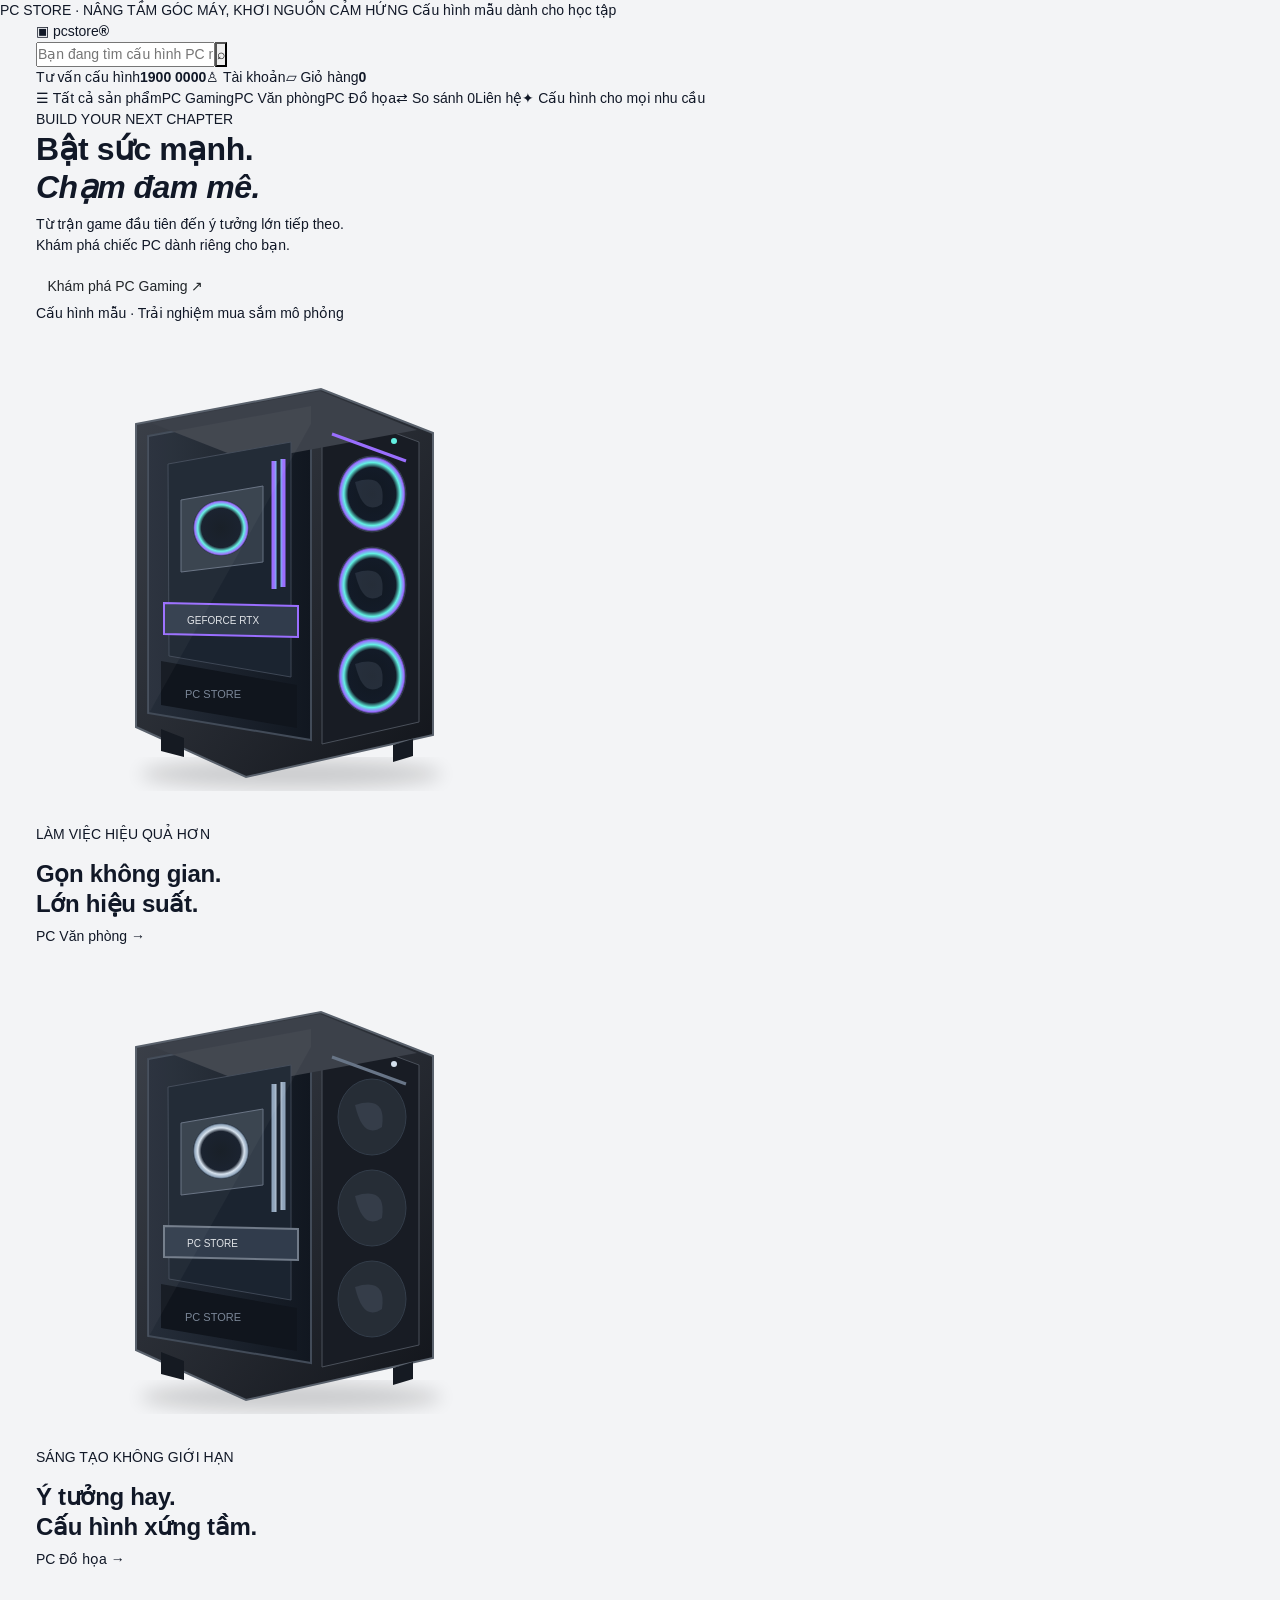
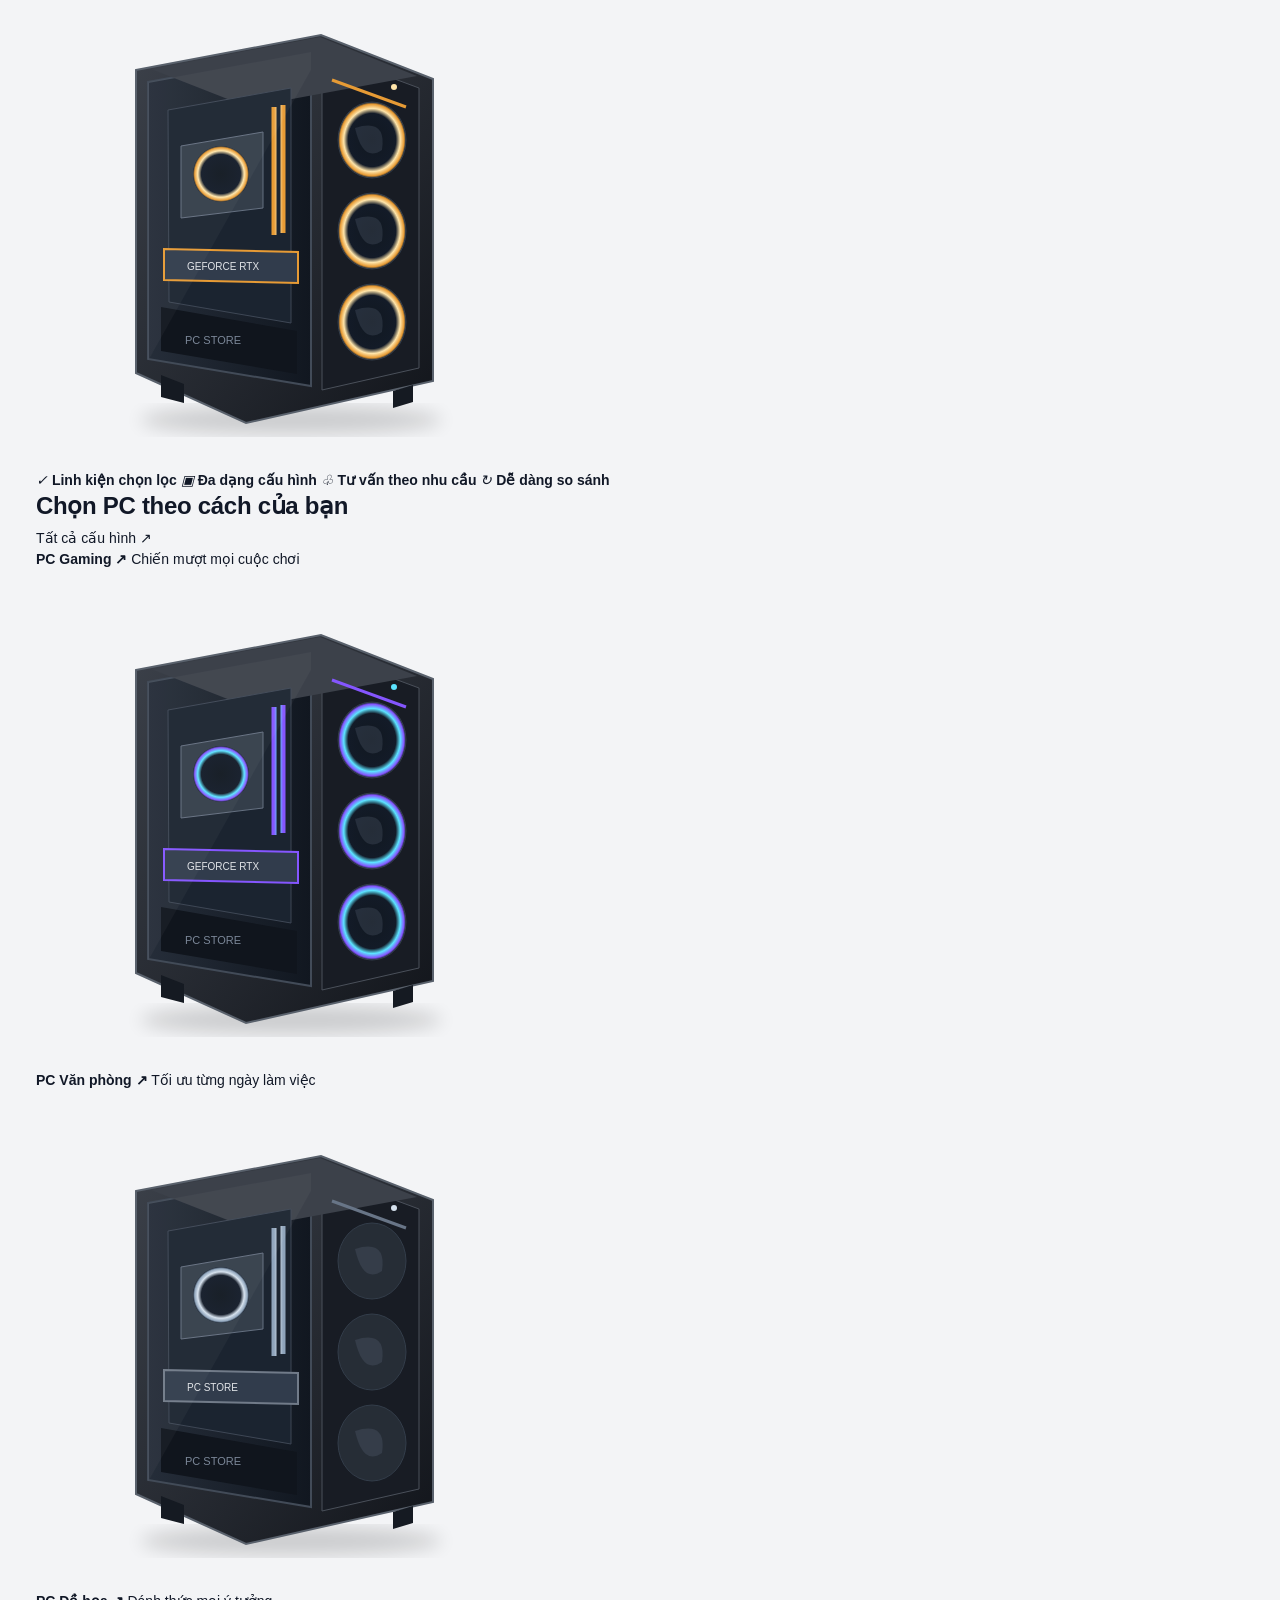
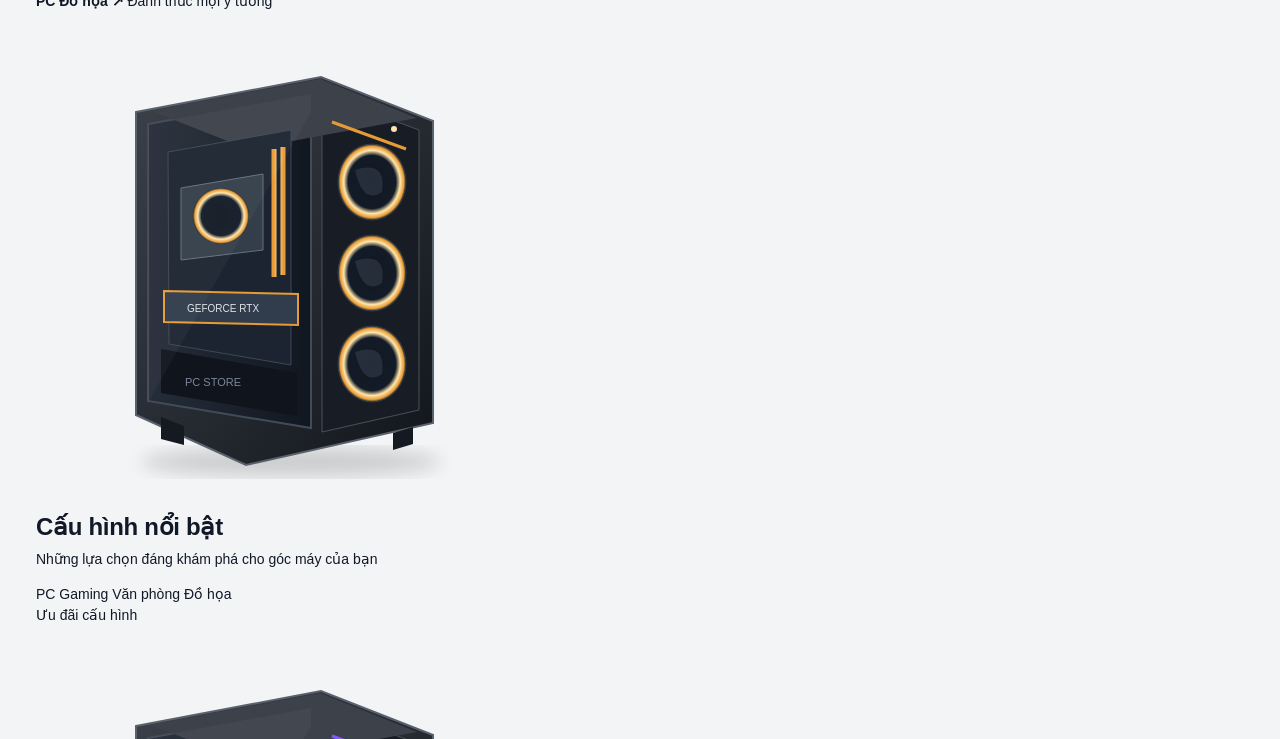
<file: index.html>
<!doctype html>
<html lang="vi">
  <head>
    <meta charset="utf-8" />
    <meta http-equiv="refresh" content="0;url=html/index.html" />
    <title>PC Store</title>
  </head>
  <body>
    <a href="html/index.html">Mở PC Store</a>
  </body>
</html>
</file>
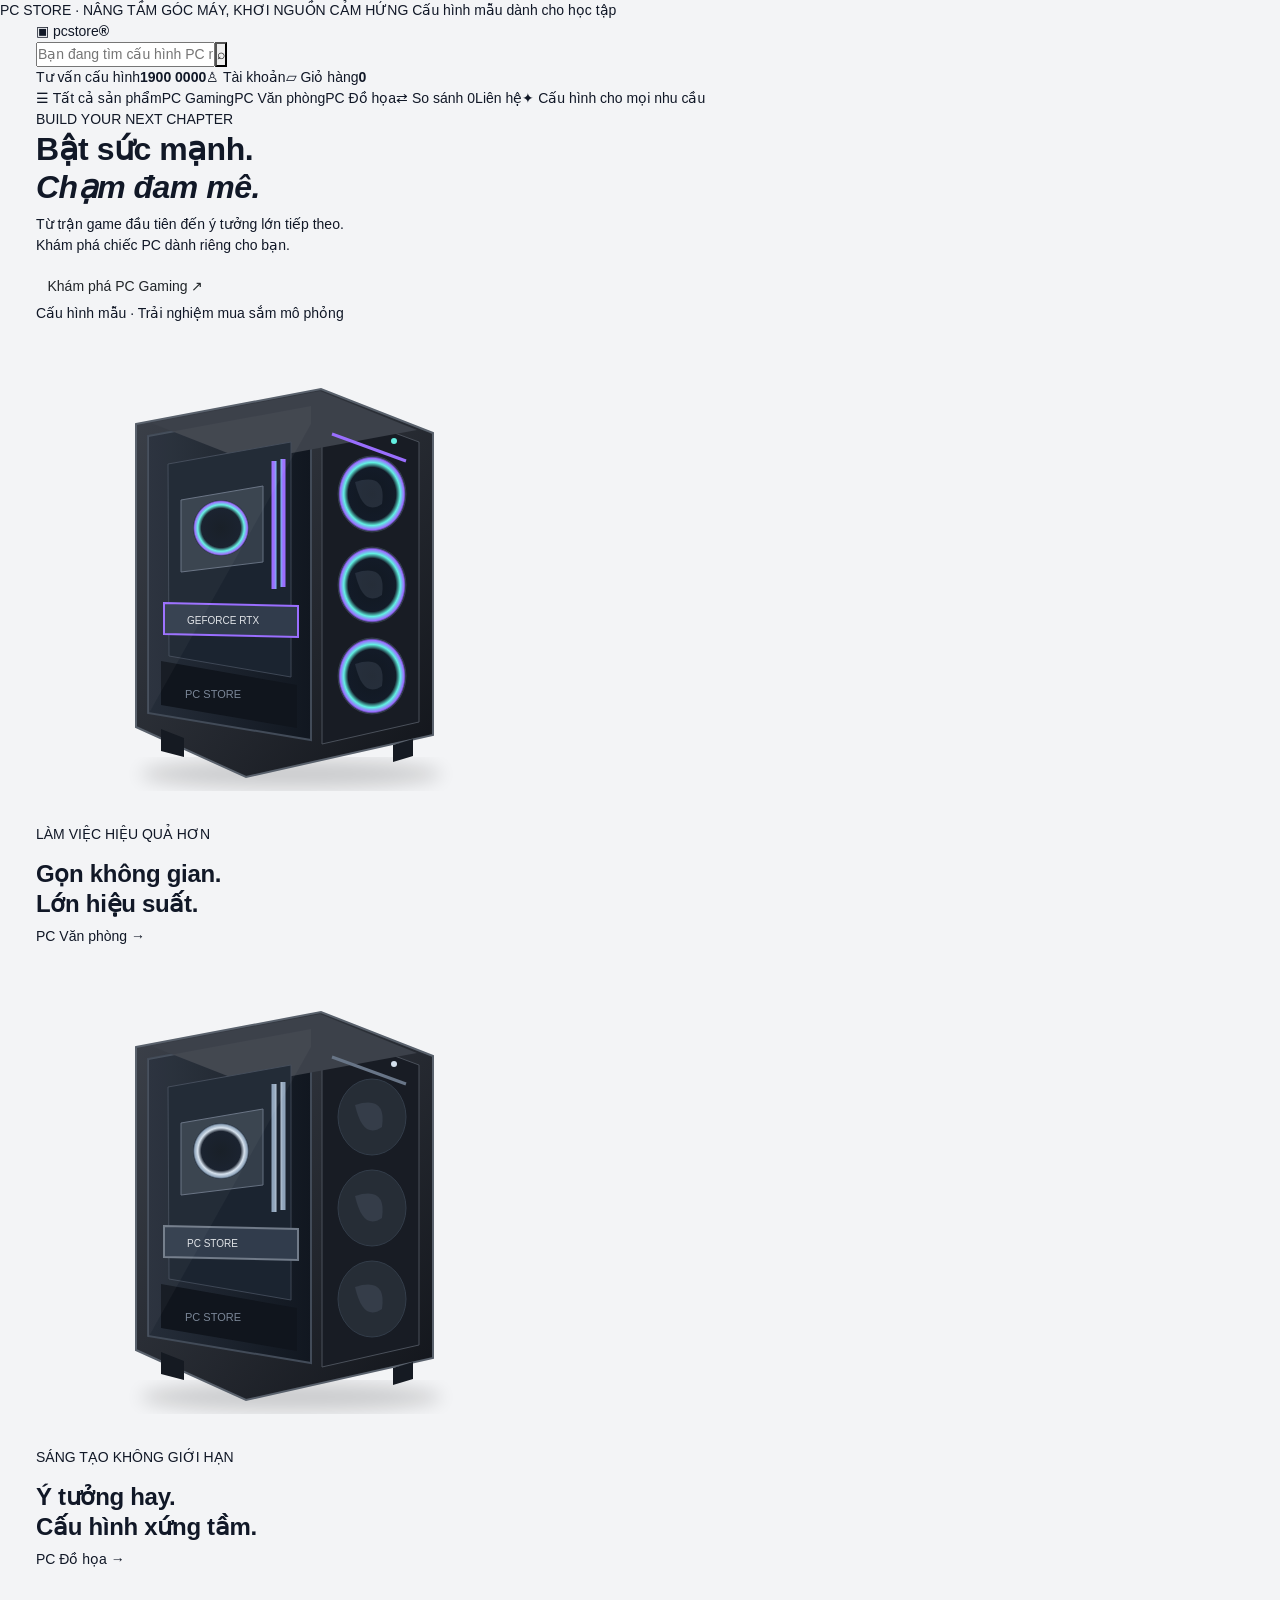
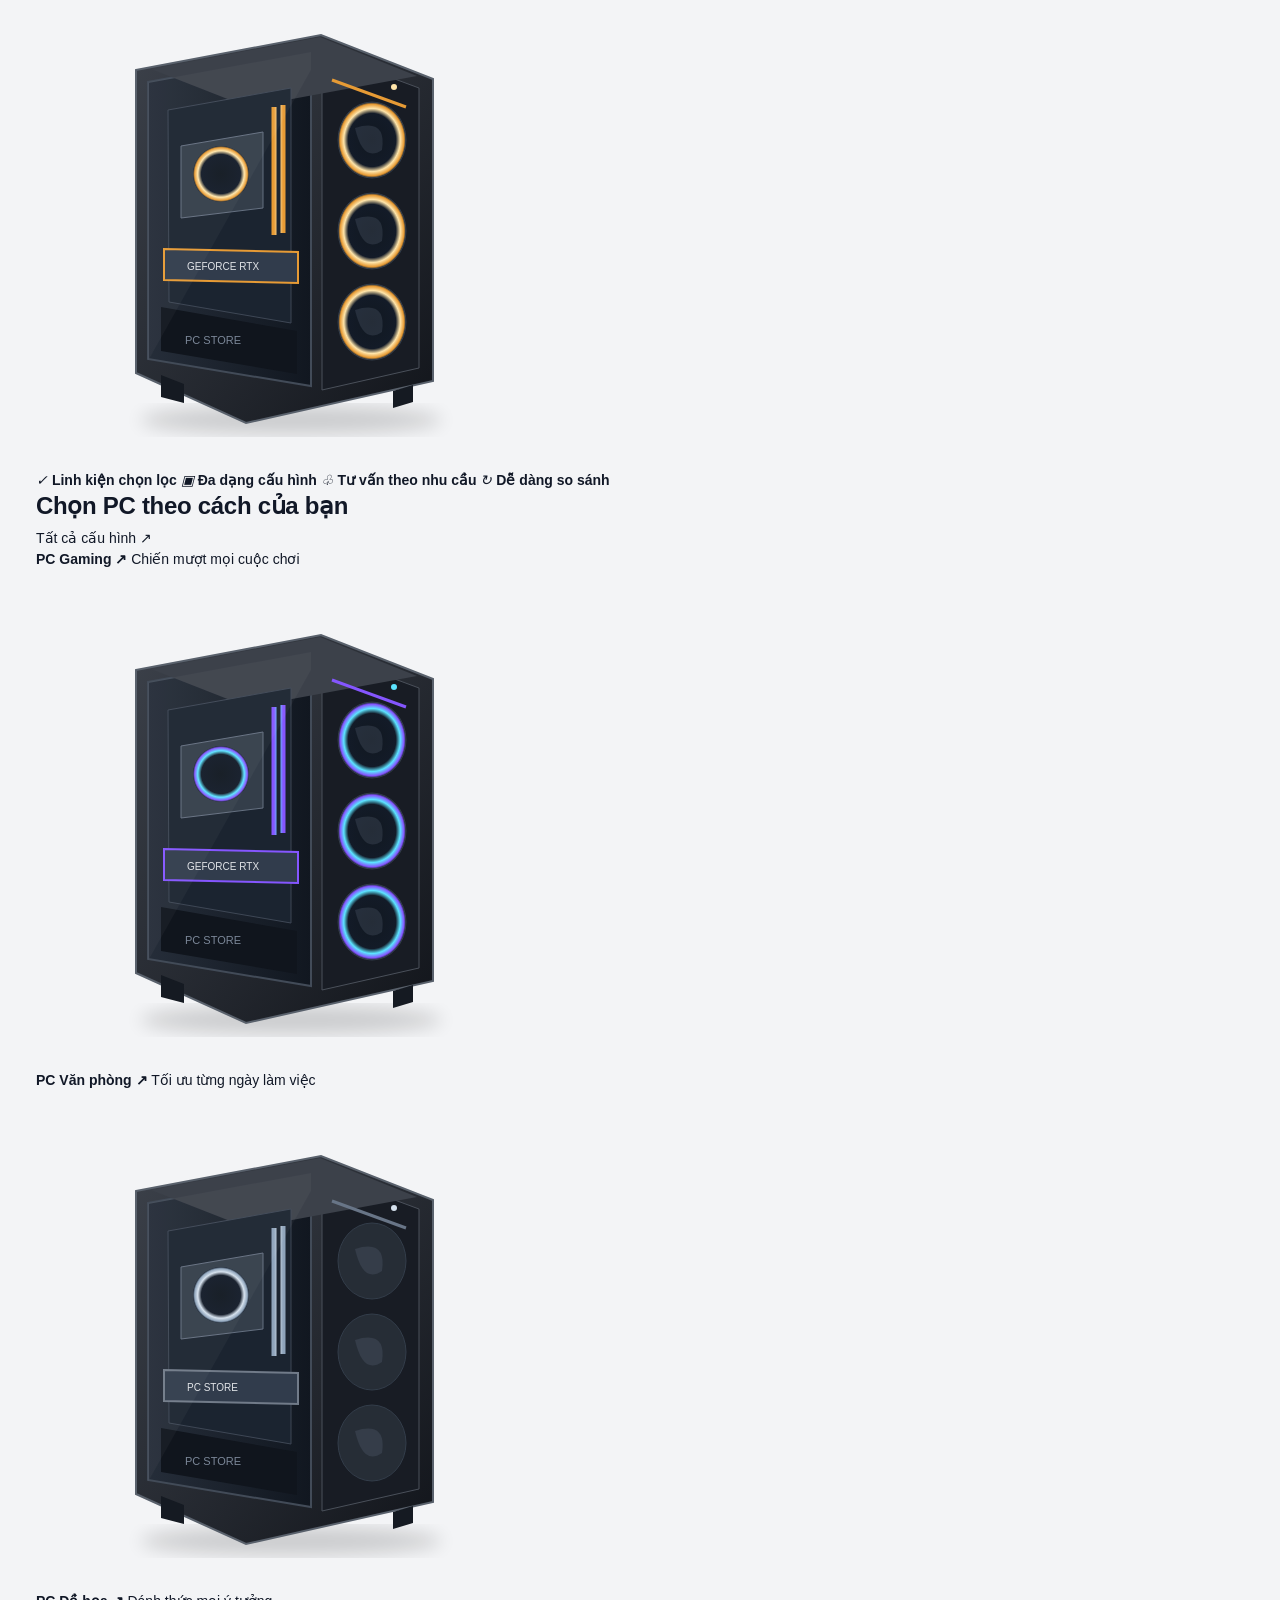
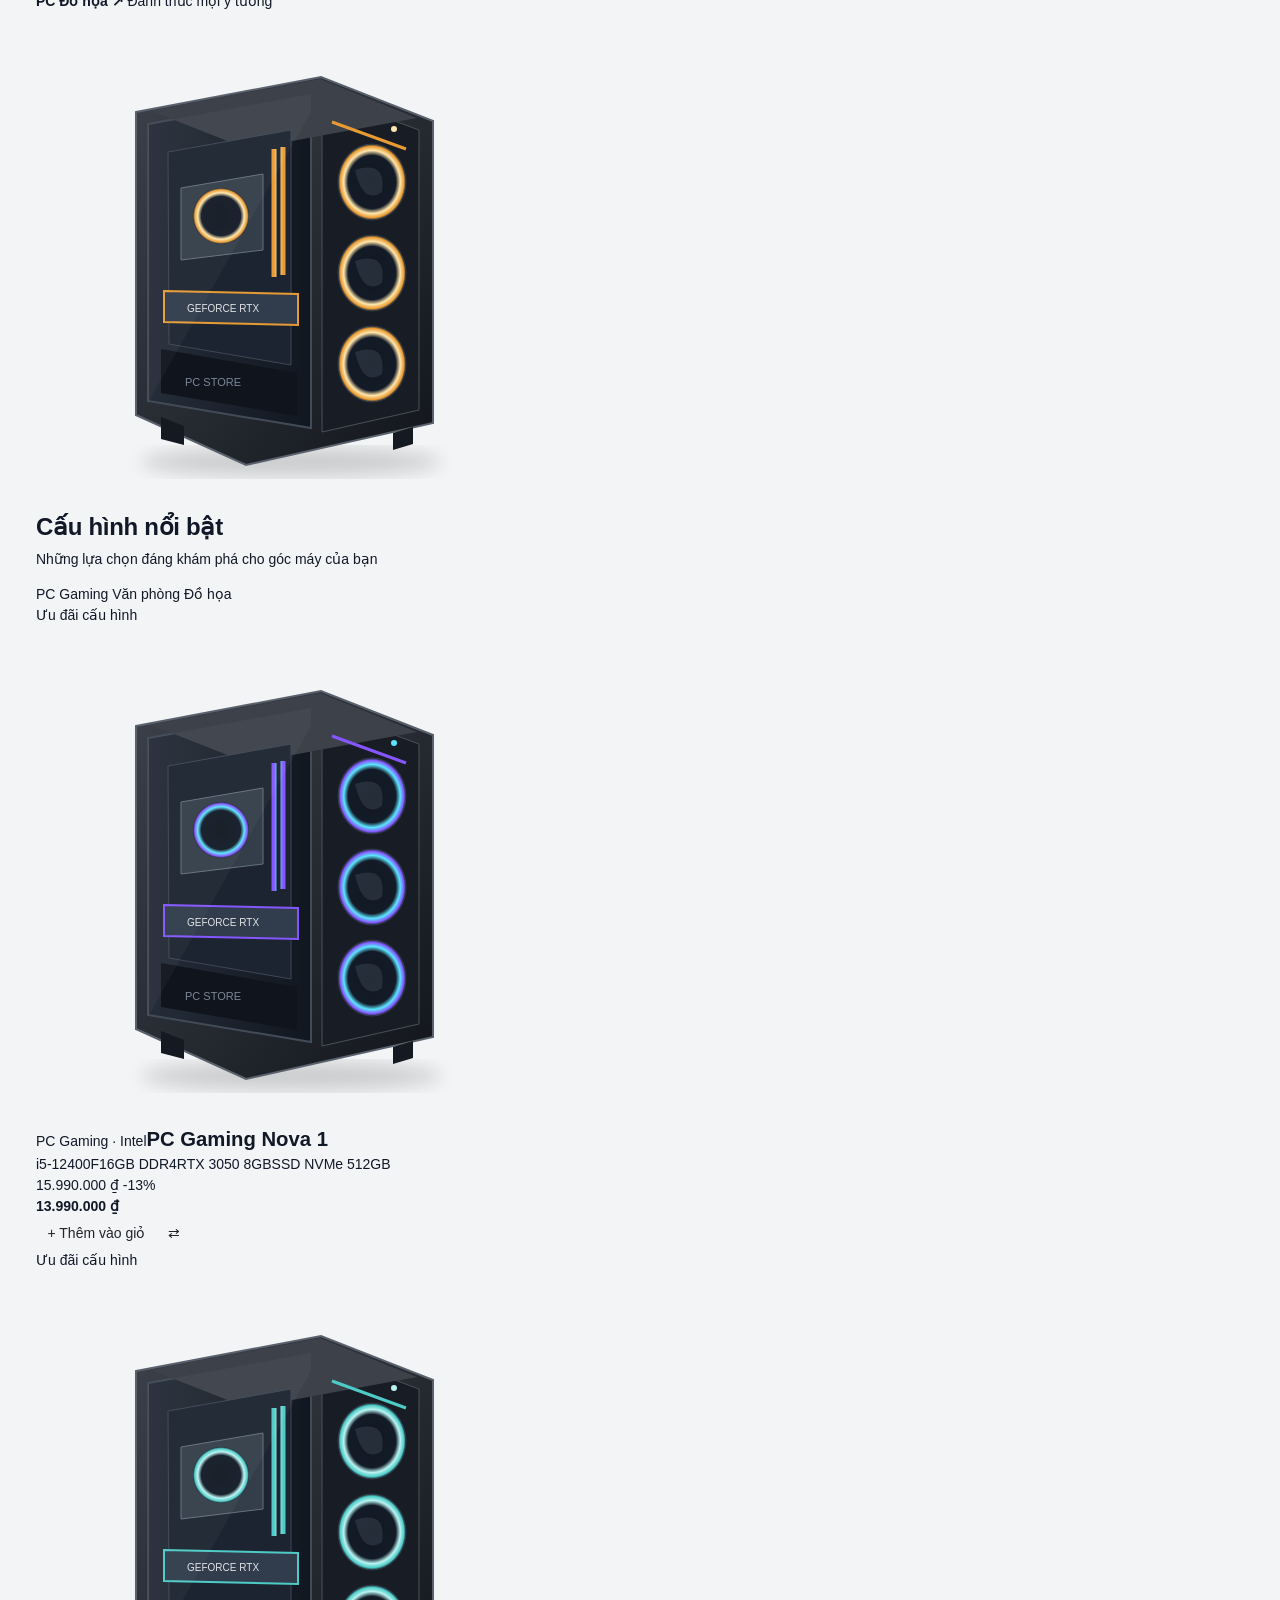
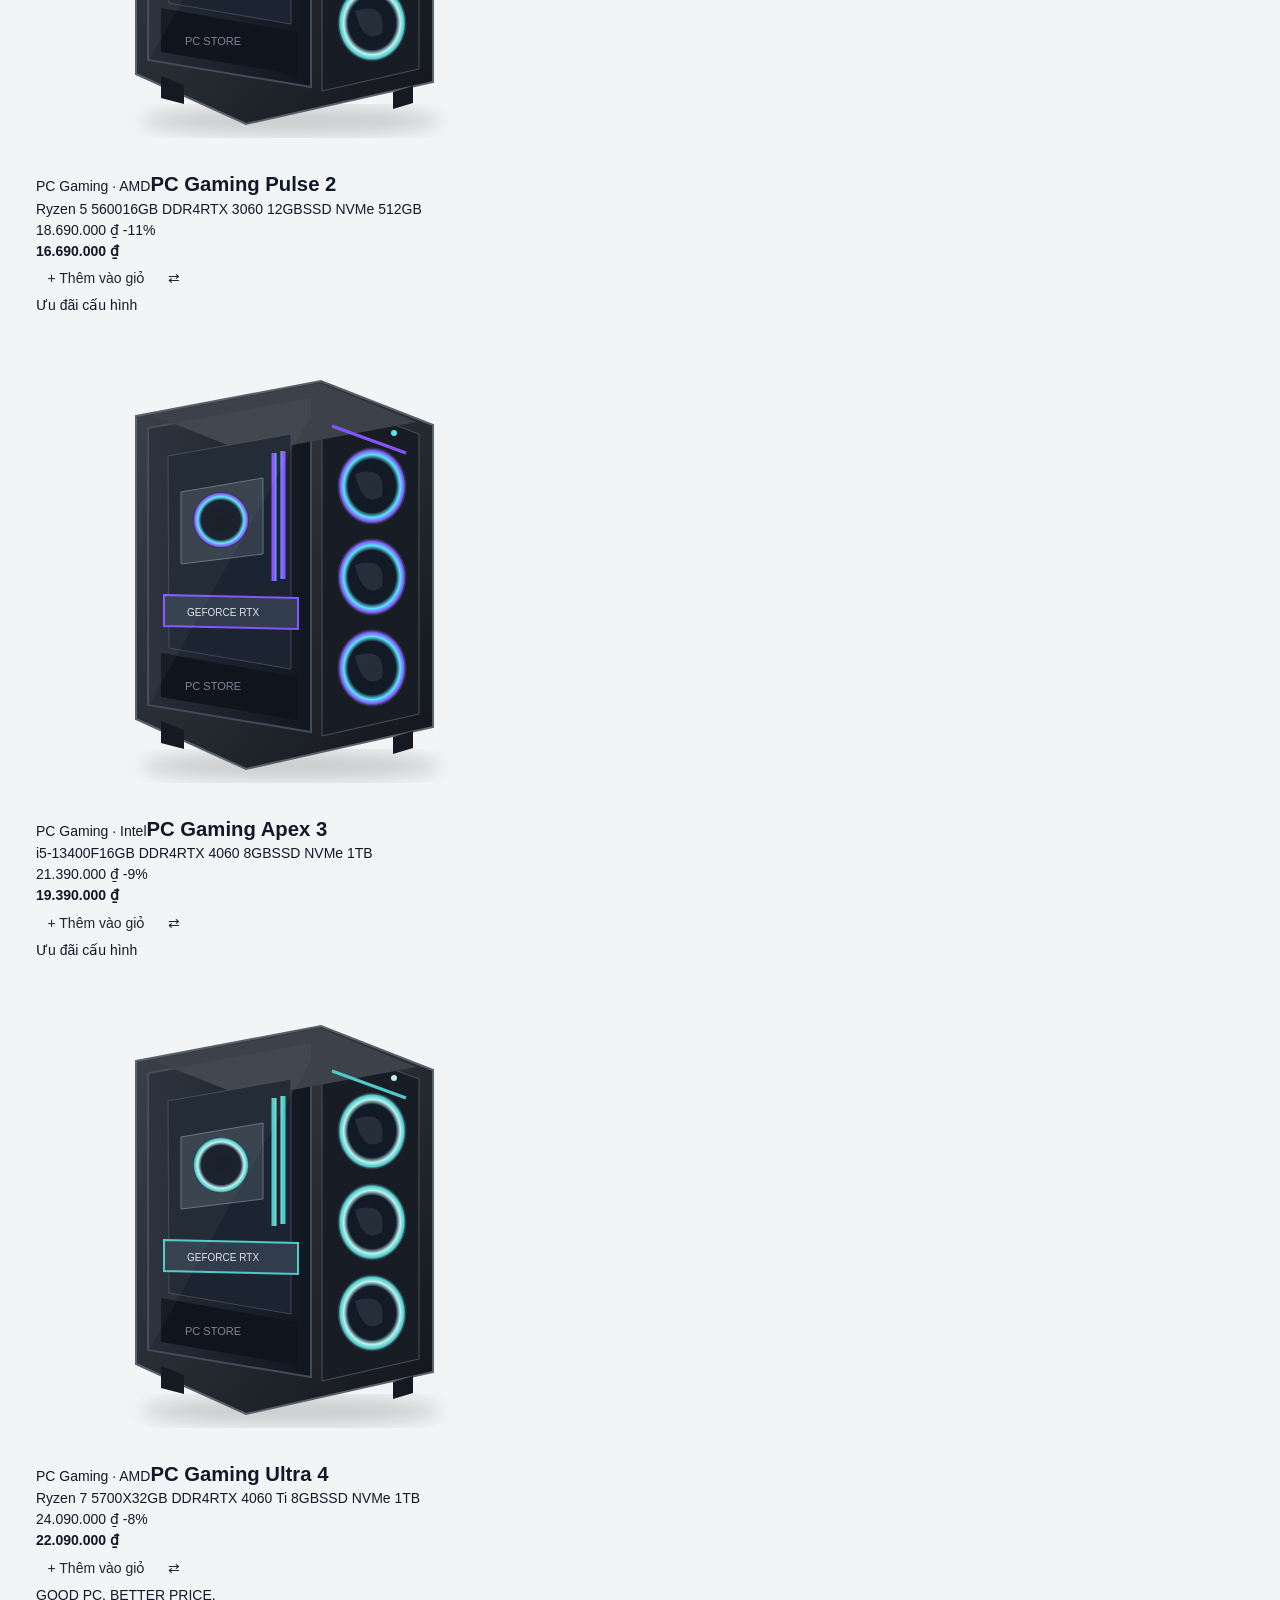
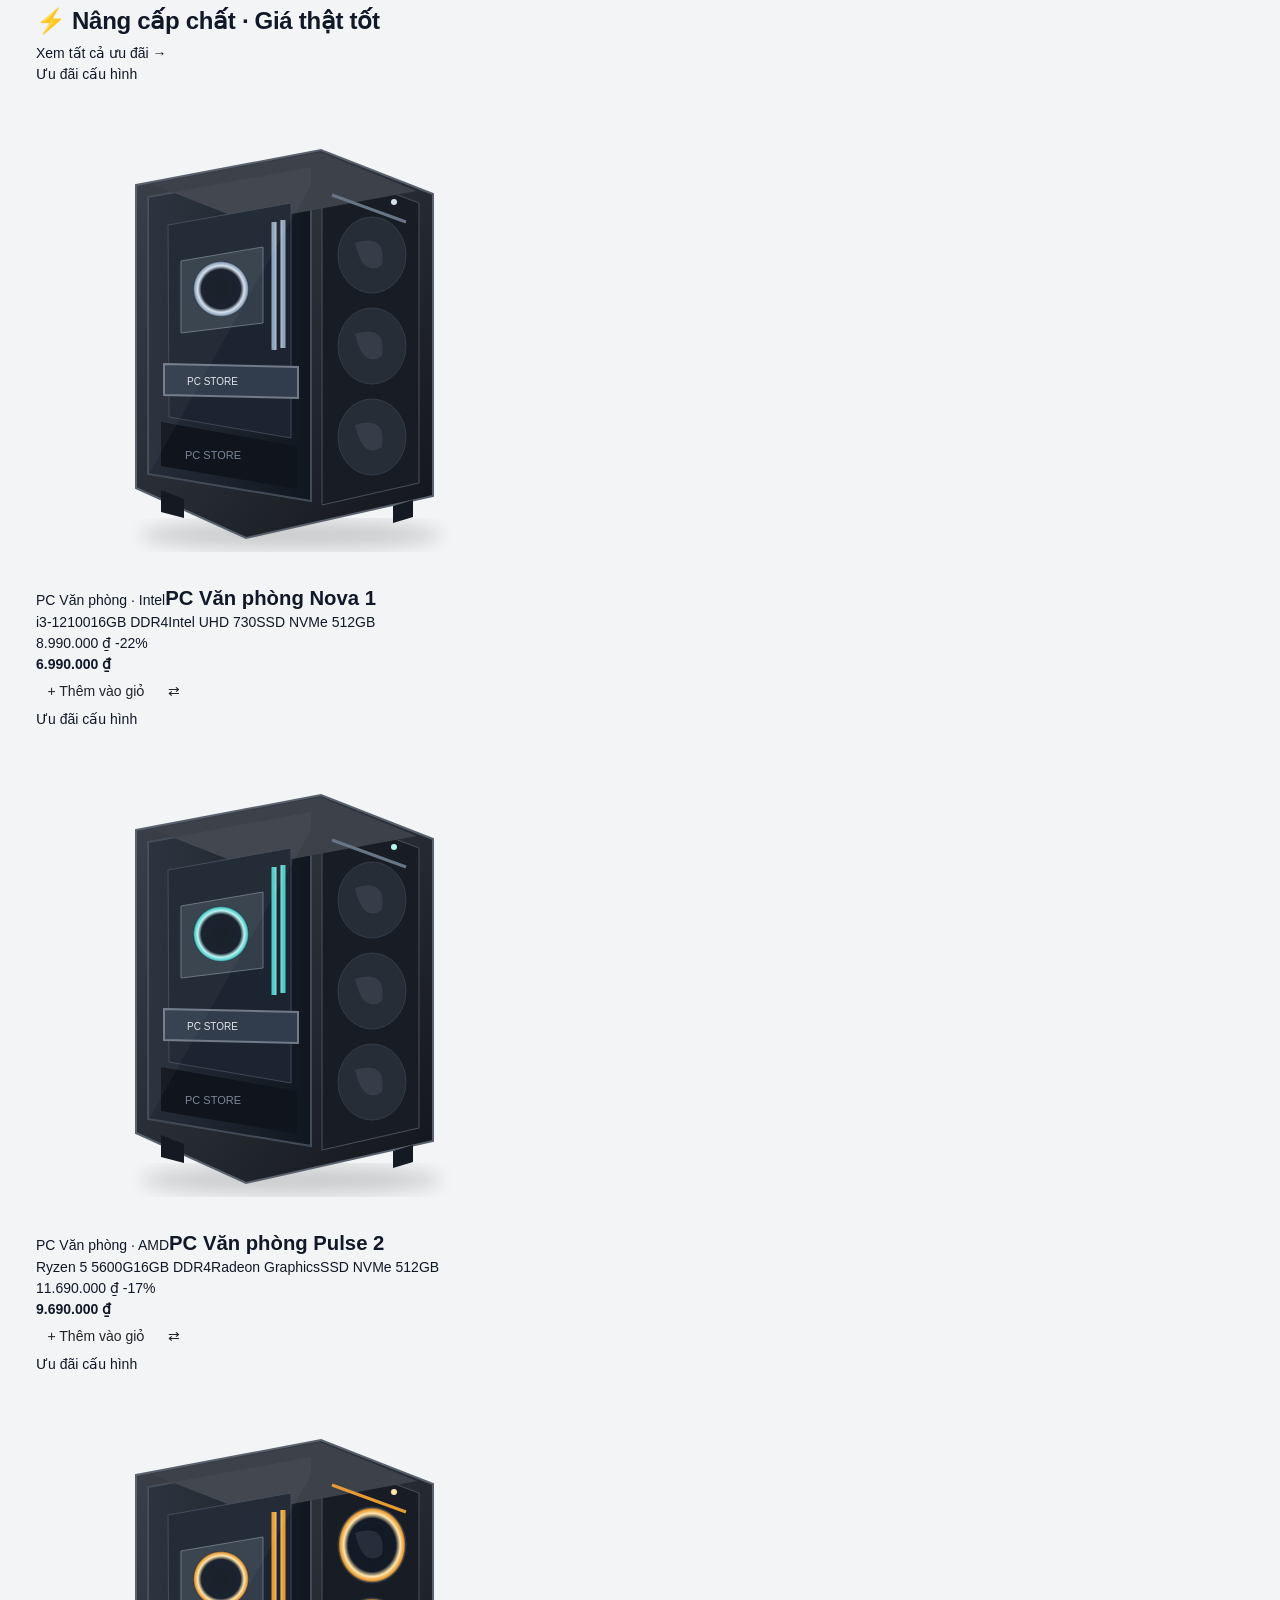
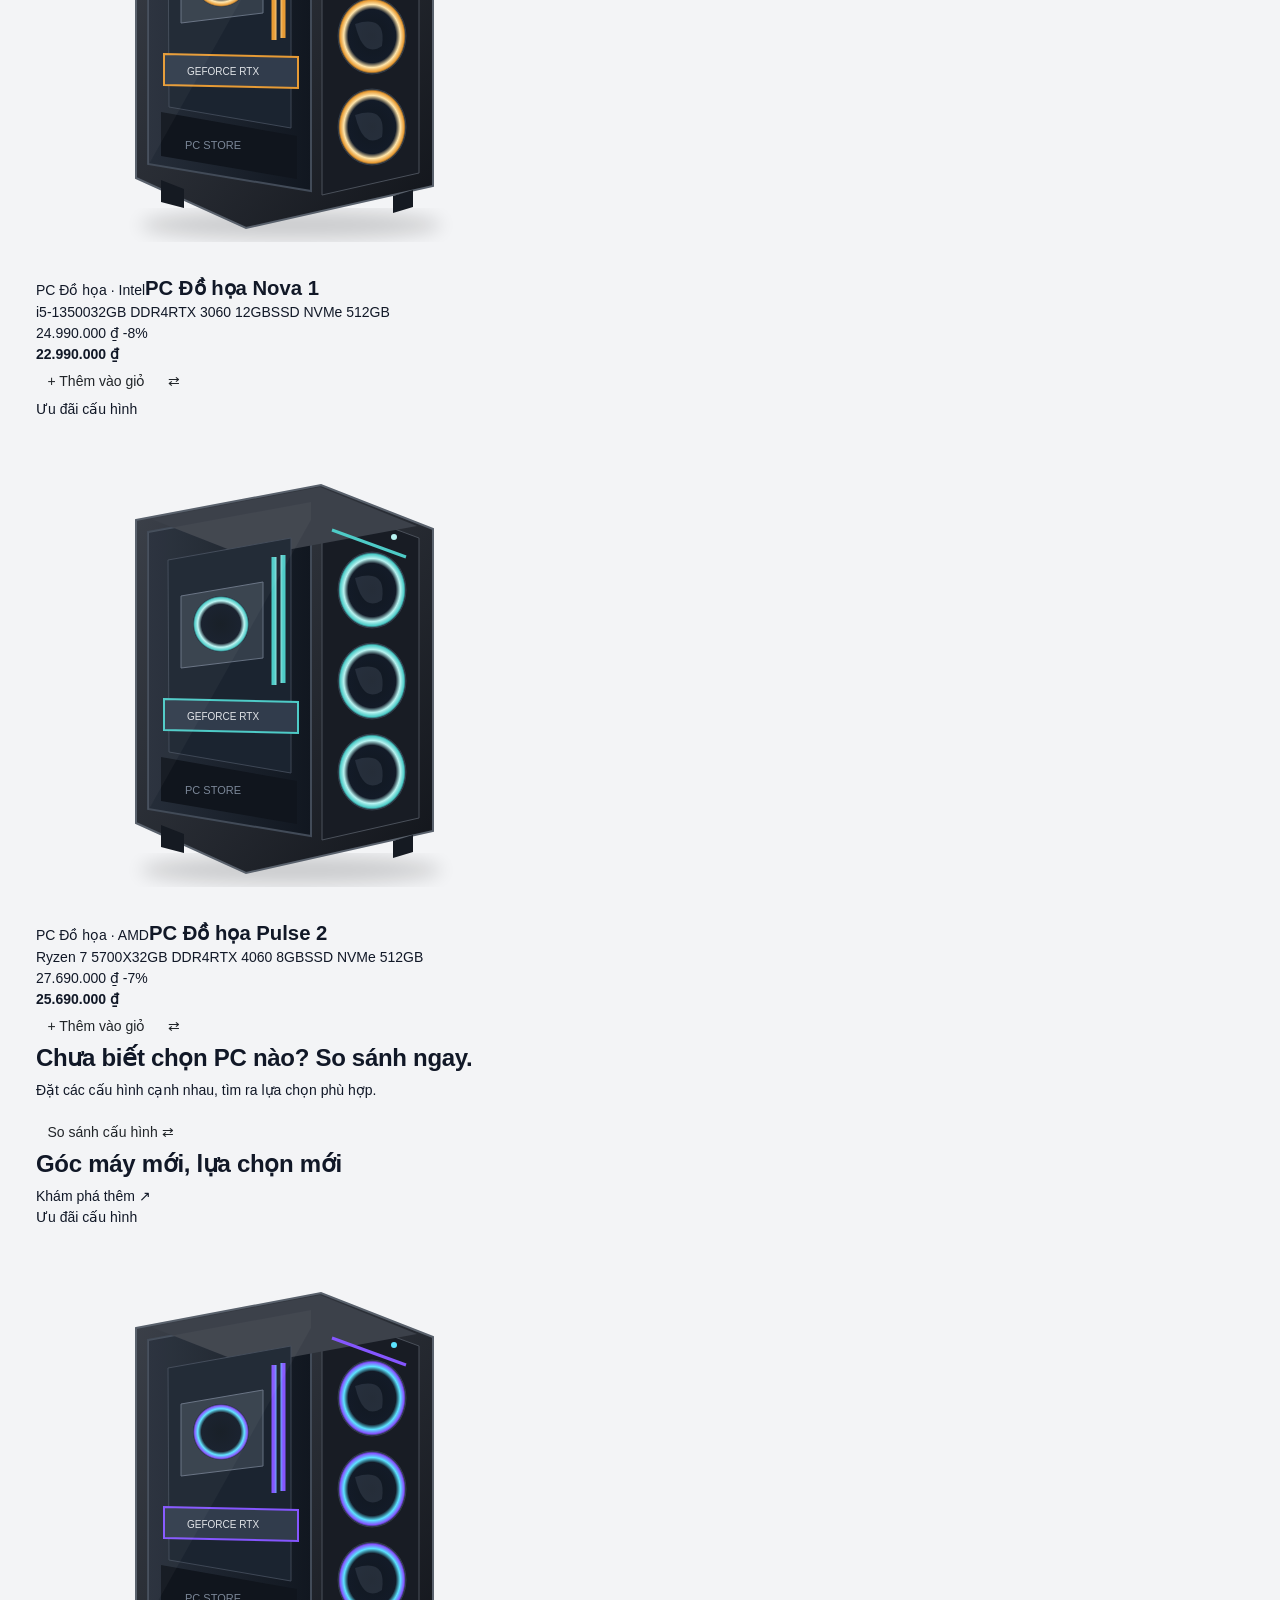
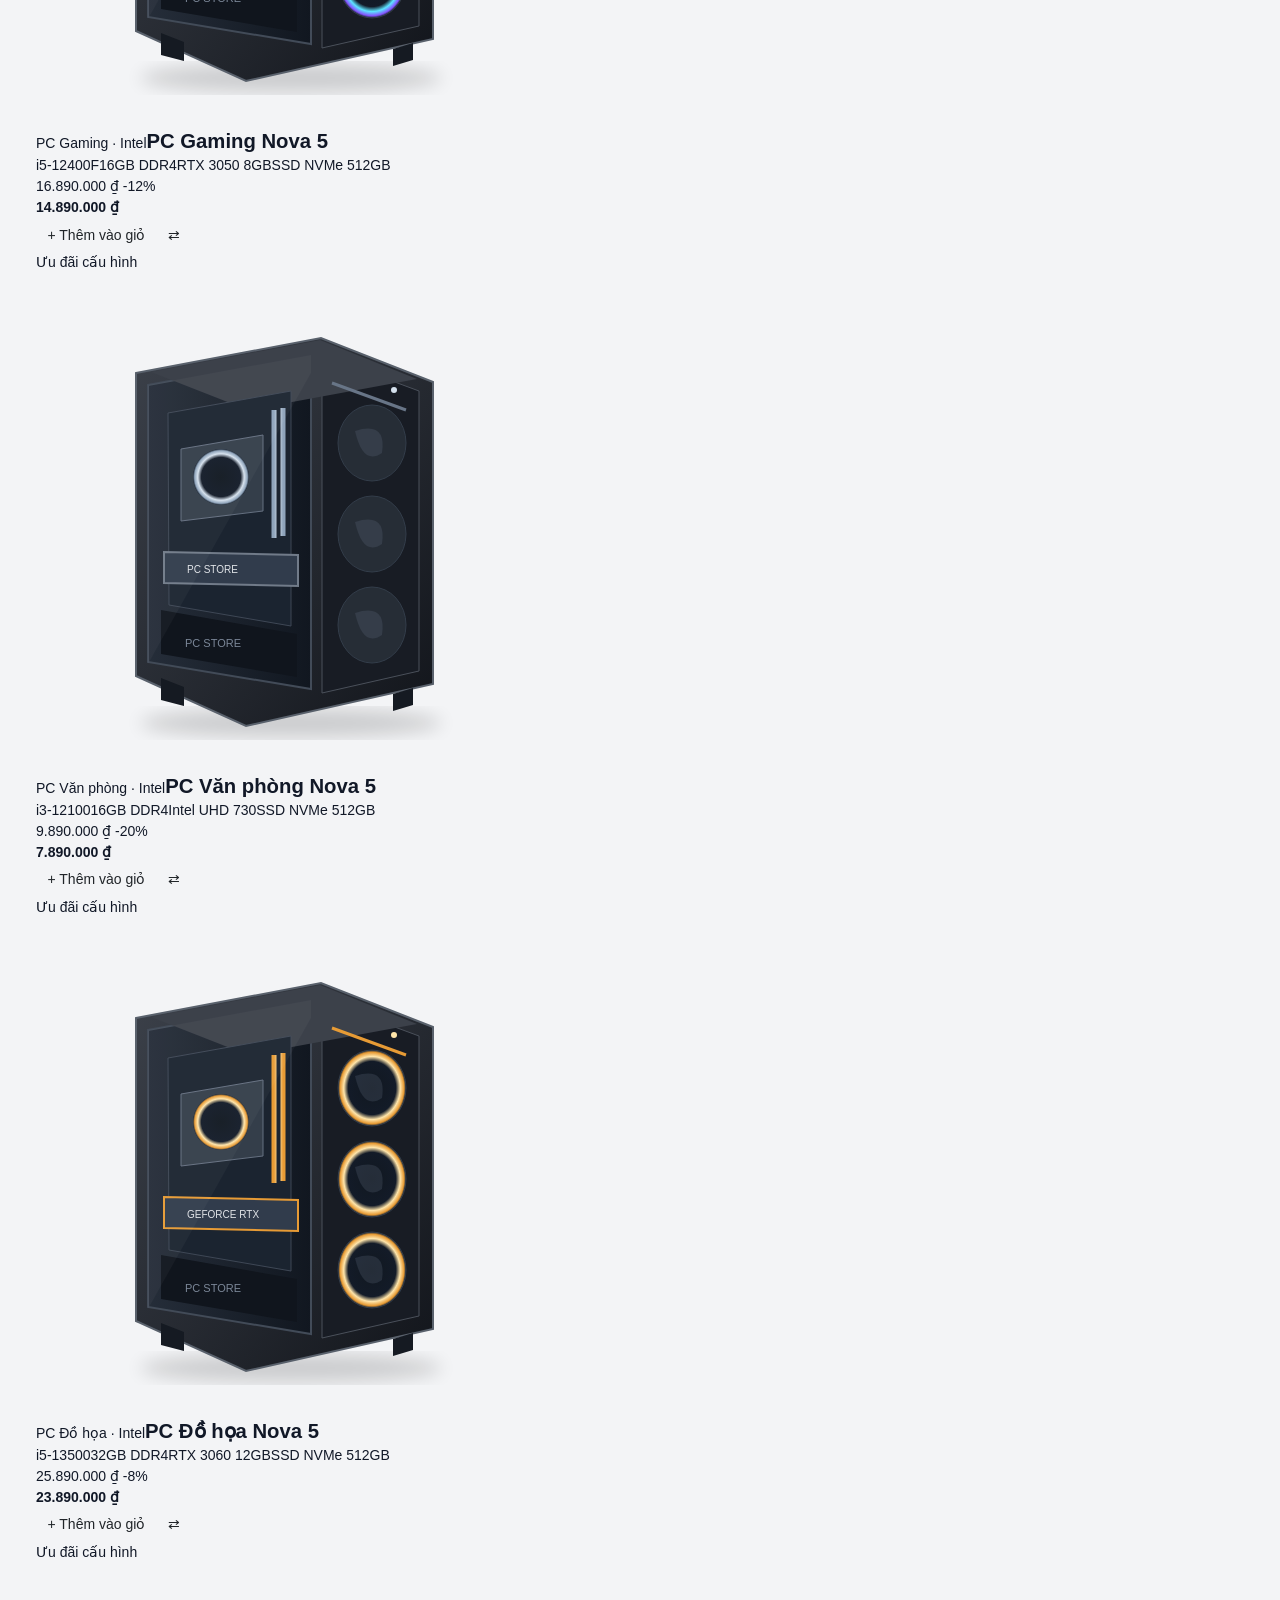
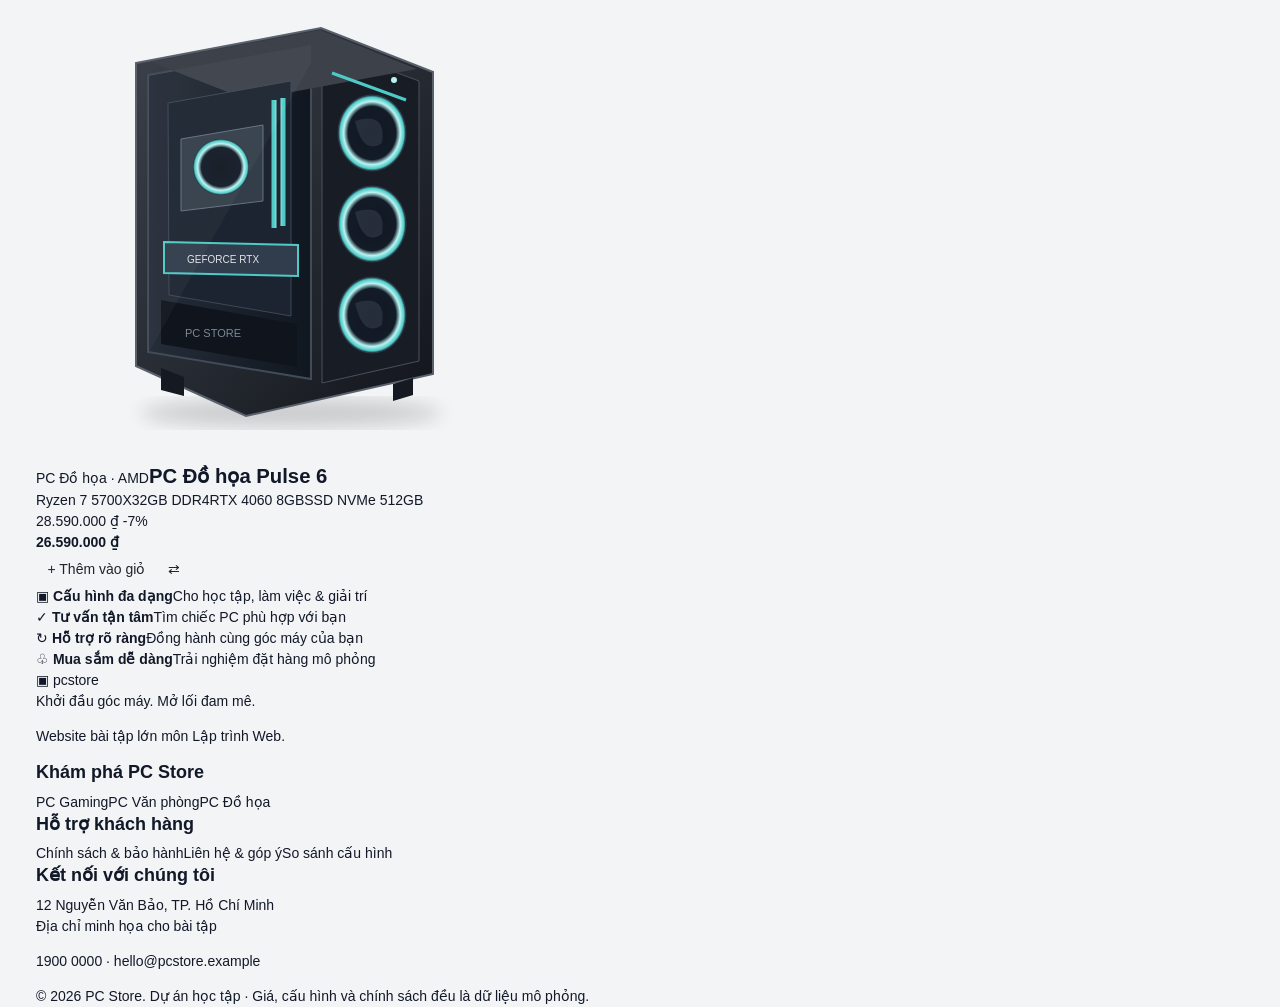
<file: html/index.html>
<!doctype html>
<html lang="vi">
  <head>
    <meta charset="utf-8" />
    <meta name="viewport" content="width=device-width,initial-scale=1" />
    <meta
      name="description"
      content="PC Store – Website mô phỏng bán máy tính cho bài tập lớn Lập trình Web."
    />
    <title>PC Store – Khởi đầu góc máy, mở lối đam mê | PC Store</title>
    <link rel="icon" href="../img/favicon.svg" type="image/svg+xml" />
    <link rel="stylesheet" href="../css/bootstrap.min.css" />
    <link rel="stylesheet" href="../css/style.css" />
  </head>
  <body>
    <div id="site-header"></div>
    <main class="container">
      <section class="hero">
        <div class="hero-main">
          <div class="hero-copy">
            <span class="hero-kicker">BUILD YOUR NEXT CHAPTER</span>
            <h1>
              Bật sức mạnh.<br />
              <em>Chạm đam mê.</em>
            </h1>
            <p>
              Từ trận game đầu tiên đến ý tưởng lớn tiếp theo.<br />Khám phá
              chiếc PC dành riêng cho bạn.
            </p>
            <a class="btn btn-yellow" href="products.html?category=gaming"
              >Khám phá PC Gaming ↗</a
            >
            <div class="small-note">
              Cấu hình mẫu · Trải nghiệm mua sắm mô phỏng
            </div>
          </div>
          <img
            src="../img/banner/hero-pc.svg"
            alt="Bộ PC gaming RGB thiết kế bởi PC Store"
          />
        </div>
        <div class="hero-side">
          <div class="mini-banner">
            <div>
              <p>LÀM VIỆC HIỆU QUẢ HƠN</p>
              <h2>Gọn không gian.<br />Lớn hiệu suất.</h2>
              <a href="products.html?category=office">PC Văn phòng →</a>
            </div>
            <img src="../img/products/office-0.svg" alt="PC văn phòng" />
          </div>
          <div class="mini-banner">
            <div>
              <p>SÁNG TẠO KHÔNG GIỚI HẠN</p>
              <h2>Ý tưởng hay.<br />Cấu hình xứng tầm.</h2>
              <a href="products.html?category=creative">PC Đồ họa →</a>
            </div>
            <img src="../img/products/creative-0.svg" alt="PC đồ họa" />
          </div>
        </div>
      </section>
      <div class="benefits">
        <span> <i>✓</i> <b>Linh kiện chọn lọc</b> </span>
        <span> <i>▣</i> <b>Đa dạng cấu hình</b> </span>
        <span> <i>♧</i> <b>Tư vấn theo nhu cầu</b> </span>
        <span> <i>↻</i> <b>Dễ dàng so sánh</b> </span>
      </div>
      <section>
        <div class="section-heading">
          <h2>Chọn PC theo cách của bạn</h2>
          <a href="products.html">Tất cả cấu hình ↗</a>
        </div>
        <div class="category-grid">
          <a href="products.html?category=gaming" class="category-card">
            <div>
              <strong>PC Gaming ↗</strong>
              <span>Chiến mượt mọi cuộc chơi</span>
            </div>
            <img src="../img/products/gaming-0.svg" alt="PC Gaming" />
          </a>
          <a href="products.html?category=office" class="category-card">
            <div>
              <strong>PC Văn phòng ↗</strong>
              <span>Tối ưu từng ngày làm việc</span>
            </div>
            <img src="../img/products/office-0.svg" alt="PC Văn phòng" />
          </a>
          <a href="products.html?category=creative" class="category-card">
            <div>
              <strong>PC Đồ họa ↗</strong>
              <span>Đánh thức mọi ý tưởng</span>
            </div>
            <img src="../img/products/creative-0.svg" alt="PC Đồ họa" />
          </a>
        </div>
      </section>
      <section>
        <div class="section-heading">
          <div>
            <h2>Cấu hình nổi bật</h2>
            <p>Những lựa chọn đáng khám phá cho góc máy của bạn</p>
          </div>
          <div class="section-tabs">
            <a href="products.html?category=gaming">PC Gaming</a>
            <a href="products.html?category=office">Văn phòng</a>
            <a href="products.html?category=creative">Đồ họa</a>
          </div>
        </div>
        <div id="featured-grid" class="product-grid"></div>
      </section>
      <section class="sale-section">
        <div class="section-heading">
          <div>
            <span class="sale-label">GOOD PC. BETTER PRICE.</span>
            <h2>⚡ Nâng cấp chất · Giá thật tốt</h2>
          </div>
          <a href="products.html">Xem tất cả ưu đãi →</a>
        </div>
        <div id="sale-grid" class="product-grid"></div>
      </section>
      <section class="wide-banner">
        <div>
          <h2>Chưa biết chọn PC nào? <span>So sánh ngay.</span></h2>
          <p>Đặt các cấu hình cạnh nhau, tìm ra lựa chọn phù hợp.</p>
        </div>
        <a href="compare.html" class="btn btn-yellow">So sánh cấu hình ⇄</a>
      </section>
      <section>
        <div class="section-heading">
          <h2>Góc máy mới, lựa chọn mới</h2>
          <a href="products.html">Khám phá thêm ↗</a>
        </div>
        <div id="new-grid" class="product-grid"></div>
      </section>
    </main>
    <div id="site-footer"></div>
    <div id="notice" aria-live="polite"></div>
    <script src="../js/jquery-3.7.1.min.js"></script>
    <script src="../js/bootstrap.bundle.min.js"></script>
    <script src="../js/products-data.js"></script>
    <script src="../js/common.js"></script>
    <script src="../js/validation.js"></script>
    <script src="../js/products.js"></script>
    <script src="../js/cart.js"></script>
    <script src="../js/compare.js"></script>
    <script src="../js/auth.js"></script>
    <script src="../js/checkout.js"></script>
    <script src="../js/contact.js"></script>
  </body>
</html>
</file>
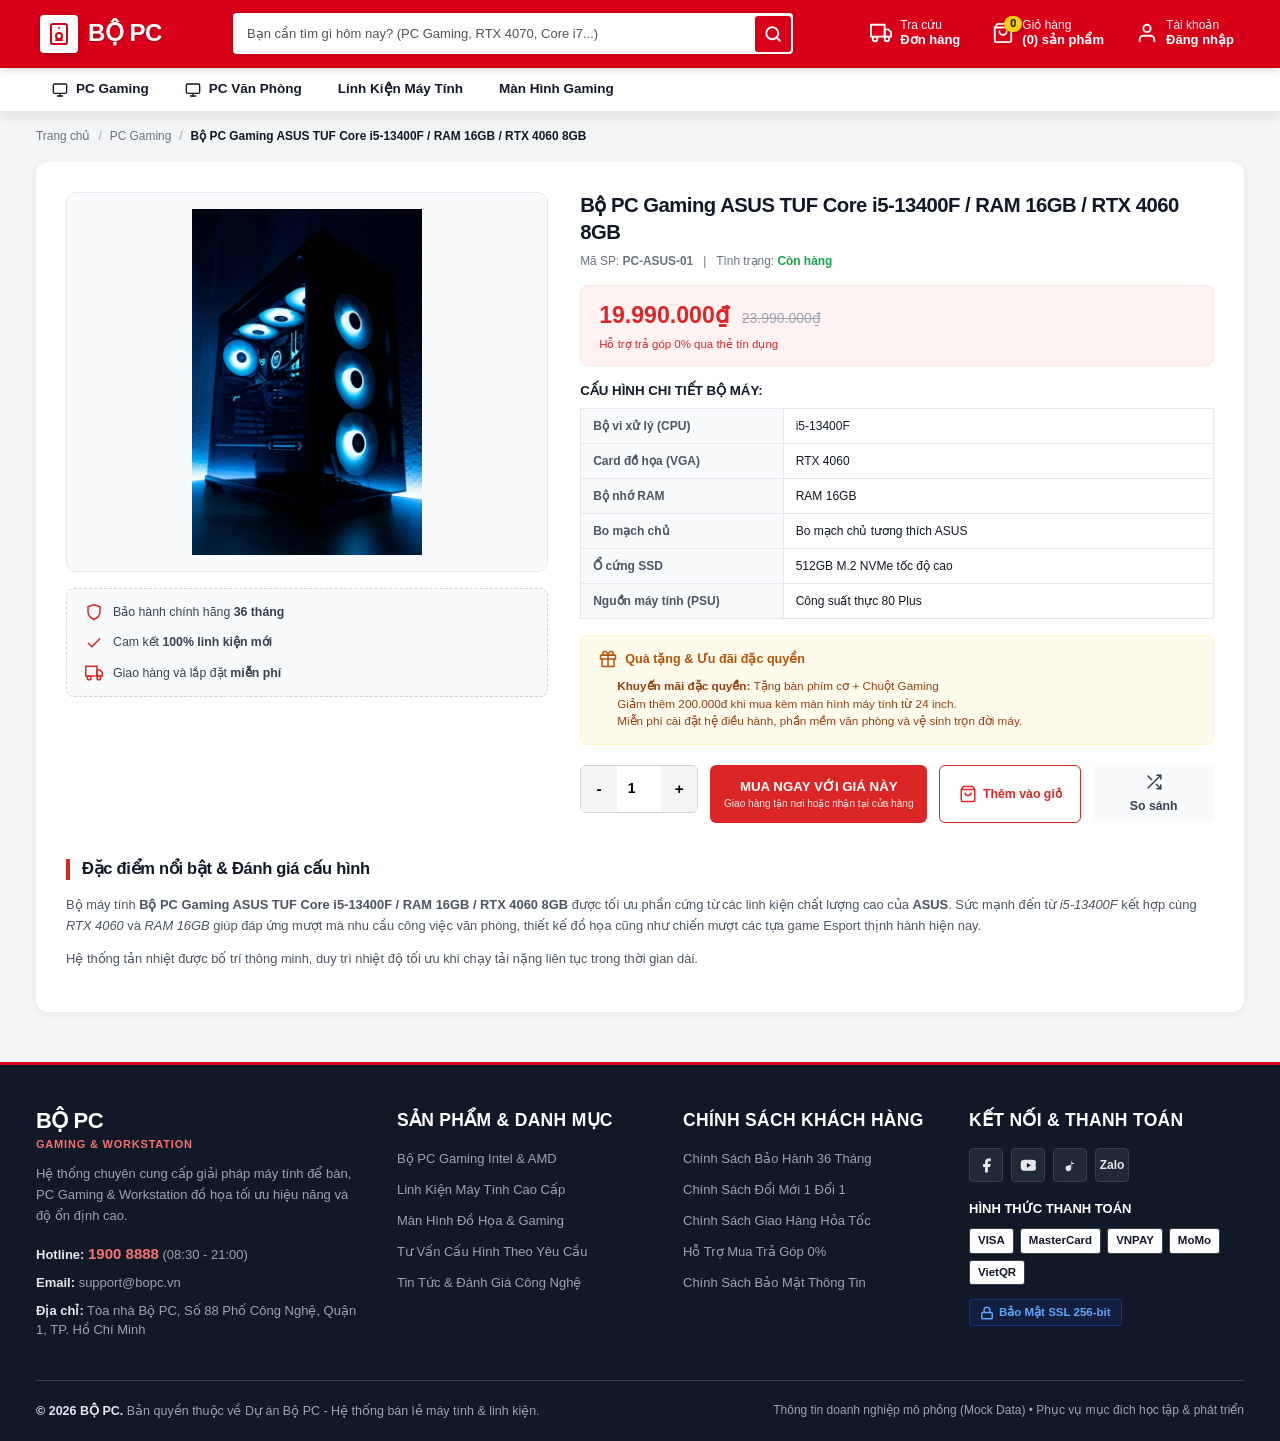
<file: chitiet.html>
<!DOCTYPE html>
<html lang="vi">
<head>
  <meta charset="UTF-8">
  <meta name="viewport" content="width=device-width, initial-scale=1.0">
  <title>Chi Tiết Sản Phẩm - Hệ Thống Bộ PC</title>
  <meta name="description" content="Bộ PC - Chuyên cung cấp PC Gaming, PC Văn Phòng, Màn hình và Linh kiện máy tính chính hãng 100%.">
  <link rel="stylesheet" href="css/style.css">
  
</head>
<body>

  <!-- ========================================================================
       1. TOP HEADER (GIỮ NGUYÊN 100% BẢN GỐC CỦA NHÓM)
       ======================================================================== -->
  <header id="top-header">
    <div class="container header-wrapper">
      
      <!-- Brand Logo "Bộ PC" -->
      <a href="index.html" class="brand-logo" aria-label="Bộ PC Trang Chủ">
        <div class="logo-icon-wrapper">
          <svg viewBox="0 0 24 24" fill="none" stroke="currentColor" stroke-width="2" stroke-linecap="round" stroke-linejoin="round">
            <rect x="4" y="2" width="16" height="20" rx="2"></rect>
            <circle cx="12" cy="14" r="3"></circle>
            <line x1="12" y1="6" x2="12.01" y2="6"></line>
            <line x1="9" y1="18" x2="15" y2="18"></line>
          </svg>
        </div>
        <span class="logo-brand-name">Bộ PC</span>
      </a>

      <!-- Quick Search Bar -->
      <div class="header-search">
        <form class="search-form" action="#" method="get" role="search">
          <input 
            type="search" 
            class="search-input" 
            placeholder="Bạn cần tìm gì hôm nay? (PC Gaming, RTX 4070, Core i7...)" 
            aria-label="Tìm kiếm sản phẩm"
            required
          >
          <button type="submit" class="search-submit-btn" aria-label="Tìm kiếm">
            <svg viewBox="0 0 24 24" fill="none" stroke="currentColor" stroke-width="2.5" stroke-linecap="round" stroke-linejoin="round">
              <circle cx="11" cy="11" r="8"></circle>
              <line x1="21" y1="21" x2="16.65" y2="16.65"></line>
            </svg>
          </button>
        </form>
      </div>

      <!-- Action Shortcuts Group -->
      <div class="header-actions">
        
        <!-- Tra cứu đơn hàng -->
        <a href="#tracking" class="action-item" title="Tra cứu tiến độ giao hàng">
          <div class="action-icon-box">
            <svg viewBox="0 0 24 24" fill="none" stroke="currentColor" stroke-width="2" stroke-linecap="round" stroke-linejoin="round">
              <rect x="1" y="3" width="15" height="13"></rect>
              <polygon points="16 8 20 8 23 11 23 16 16 16 8"></polygon>
              <circle cx="5.5" cy="18.5" r="2.5"></circle>
              <circle cx="18.5" cy="18.5" r="2.5"></circle>
            </svg>
          </div>
          <div class="action-text">
            <span class="action-label">Tra cứu</span>
            <span class="action-value">Đơn hàng</span>
          </div>
        </a>

        <!-- Giỏ hàng -->
        <a href="gio-hang.html" class="action-item action-cart" title="Giỏ hàng của bạn">
          <div class="action-icon-box">
            <svg viewBox="0 0 24 24" fill="none" stroke="currentColor" stroke-width="2" stroke-linecap="round" stroke-linejoin="round">
              <path d="M6 2L3 6v14a2 2 0 0 0 2 2h14a2 2 0 0 0 2-2V6l-3-4z"></path>
              <line x1="3" y1="6" x2="21" y2="6"></line>
              <path d="M16 10a4 4 0 0 1-8 0"></path>
            </svg>
            <span class="cart-badge">0</span>
          </div>
          <div class="action-text">
            <span class="action-label">Giỏ hàng</span>
            <span class="action-value">(0) sản phẩm</span>
          </div>
        </a>

        <!-- Tài khoản -->
        <a href="#account" class="action-item" title="Đăng nhập hoặc đăng ký tài khoản" data-auth-modal="login">
          <div class="action-icon-box">
            <svg viewBox="0 0 24 24" fill="none" stroke="currentColor" stroke-width="2" stroke-linecap="round" stroke-linejoin="round">
              <path d="M20 21v-2a4 4 0 0 0-4-4H8a4 4 0 0 0-4 4v2"></path>
              <circle cx="12" cy="7" r="4"></circle>
            </svg>
          </div>
          <div class="action-text">
            <span class="action-label">Tài khoản</span>
            <span class="action-value">Đăng nhập</span>
          </div>
        </a>

      </div>
    </div>
  </header>

  <!-- ========================================================================
       2. NAVBAR / MEGA-MENU BAR (GIỮ NGUYÊN 100% CẤU TRÚC GỐC, TRỎ SANG SAN-PHAM.HTML)
       ======================================================================== -->
  <nav id="main-navbar" aria-label="Điều hướng chính">
    <div class="container navbar-container">
      <ul class="nav-links-list">
        
        <!-- PC Gaming -->
        <li class="nav-item">
          <a href="san-pham.html" class="nav-link" onclick="localStorage.setItem('danhMucChonTuNgoai', 'pc-gaming')">
            <svg viewBox="0 0 24 24" fill="none" stroke="currentColor" stroke-width="2" stroke-linecap="round" stroke-linejoin="round">
              <rect x="2" y="3" width="20" height="14" rx="2"></rect>
              <line x1="8" y1="21" x2="16" y2="21"></line>
              <line x1="12" y1="17" x2="12" y2="21"></line>
            </svg>
            <span>PC Gaming</span>
          </a>
        </li>

        <!-- PC Văn Phòng -->
        <li class="nav-item">
          <a href="san-pham.html" class="nav-link" onclick="localStorage.setItem('danhMucChonTuNgoai', 'pc-office')">
            <svg viewBox="0 0 24 24" fill="none" stroke="currentColor" stroke-width="2" stroke-linecap="round" stroke-linejoin="round">
              <rect x="2" y="3" width="20" height="14" rx="2"></rect>
              <path d="M8 21h8"></path>
              <path d="M12 17v4"></path>
            </svg>
            <span>PC Văn Phòng</span>
          </a>
        </li>

        <!-- Linh Kiện PC -->
        <li class="nav-item">
          <a href="san-pham.html" class="nav-link" onclick="localStorage.setItem('danhMucChonTuNgoai', 'hardware')">
            <span>Linh Kiện Máy Tính</span>
          </a>
        </li>

        <!-- Màn Hình Máy Tính -->
        <li class="nav-item">
          <a href="san-pham.html" class="nav-link" onclick="localStorage.setItem('danhMucChonTuNgoai', 'monitors')">
            <span>Màn Hình Gaming</span>
          </a>
        </li>

      </ul>
    </div>
  </nav>

  <!-- ========================================================================
       3. BODY (<main>): CHI TIẾT SẢN PHẨM (ĐÃ LÀM GỌN GÀNG, KHÔNG DƯ THỪA)
       ======================================================================== -->
  <main class="product-detail-page">
    <div class="container">

      <!-- Breadcrumbs điều hướng -->
      <nav class="breadcrumb-nav" aria-label="breadcrumb">
        <ol class="breadcrumb-list">
          <li><a href="index.html">Trang chủ</a></li>
          <li><span class="separator">/</span></li>
          <li><a href="san-pham.html" id="breadcrumb-category">Sản phẩm</a></li>
          <li><span class="separator">/</span></li>
          <li class="active" id="breadcrumb-product-name">Đang tải...</li>
        </ol>
      </nav>

      <!-- Khối card duy nhất bao bọc toàn bộ nội dung -->
      <div class="product-single-card">
        
        <!-- Hàng 1: Grid 2 Cột (Ảnh bên trái + Đặt hàng bên phải) -->
        <div class="product-top-grid">

          <!-- CỘT TRÁI: ẢNH VÀ CAM KẾT -->
          <div class="product-gallery-col">
            <div class="main-image-wrapper">
              <img id="detail-main-img" src="" alt="Hình ảnh sản phẩm" class="main-product-img">
            </div>

            <div class="product-commitments">
              <div class="commit-item">
                <svg width="18" height="18" viewBox="0 0 24 24" fill="none" stroke="currentColor" stroke-width="2">
                  <path d="M12 22s8-4 8-10V5l-8-3-8 3v7c0 6 8 10 8 10z"></path>
                </svg>
                <span>Bảo hành chính hãng <strong>36 tháng</strong></span>
              </div>
              <div class="commit-item">
                <svg width="18" height="18" viewBox="0 0 24 24" fill="none" stroke="currentColor" stroke-width="2">
                  <polyline points="20 6 9 17 4 12"></polyline>
                </svg>
                <span>Cam kết <strong>100% linh kiện mới</strong></span>
              </div>
              <div class="commit-item">
                <svg width="18" height="18" viewBox="0 0 24 24" fill="none" stroke="currentColor" stroke-width="2">
                  <rect x="1" y="3" width="15" height="13"></rect>
                  <polygon points="16 8 20 8 23 11 23 16 16 16 8"></polygon>
                  <circle cx="5.5" cy="18.5" r="2.5"></circle>
                  <circle cx="18.5" cy="18.5" r="2.5"></circle>
                </svg>
                <span>Giao hàng và lắp đặt <strong>miễn phí</strong></span>
              </div>
            </div>
          </div>

          <!-- CỘT PHẢI: THÔNG TIN CHI TIẾT & ĐẶT HÀNG -->
          <div class="product-info-col">
            <h1 class="product-title" id="detail-product-name">Tên sản phẩm</h1>

            <div class="product-meta-row">
              <span>Mã SP: <strong id="detail-product-sku">PC-01</strong></span>
              <span>|</span>
              <span>Tình trạng: <span id="detail-stock-status" class="status-badge instock">Còn hàng</span></span>
            </div>

            <!-- Khung giá -->
            <div class="product-price-box">
              <div class="price-main">
                <span class="current-price" id="detail-current-price">0₫</span>
                <span class="original-price" id="detail-original-price"></span>
              </div>
              <div class="installment-tag">Hỗ trợ trả góp 0% qua thẻ tín dụng</div>
            </div>

            <!-- Bảng thông số kỹ thuật (JS tự động đổi theo PC / Màn hình / Linh kiện) -->
            <div class="specs-summary-box" id="specsContainer"></div>

            <!-- Hộp quà khuyến mãi (JS render động, không hardcode) -->
            <div class="promotions-box">
              <div class="promotions-header">
                <svg width="18" height="18" viewBox="0 0 24 24" fill="none" stroke="currentColor" stroke-width="2">
                  <polyline points="20 12 20 22 4 22 4 12"></polyline>
                  <rect x="2" y="7" width="20" height="5"></rect>
                  <line x1="12" y1="22" x2="12" y2="7"></line>
                  <path d="M12 7H7.5a2.5 2.5 0 0 1 0-5C11 2 12 7 12 7z"></path>
                  <path d="M12 7h4.5a2.5 2.5 0 0 0 0-5C13 2 12 7 12 7z"></path>
                </svg>
                <span>Quà tặng &amp; Ưu đãi đặc quyền</span>
              </div>
              <ul class="promotions-list" id="promotionsList"></ul>
            </div>

            <!-- Cụm chọn số lượng & nút mua -->
            <div class="purchase-actions-area">
              <div class="quantity-selector">
                <button type="button" class="btn-qty" id="btn-qty-minus">-</button>
                <input type="number" id="product-quantity-input" value="1" min="1" max="99" readonly>
                <button type="button" class="btn-qty" id="btn-qty-plus">+</button>
              </div>

              <div class="cta-buttons-group">
                <button type="button" class="btn-cta btn-buy-now" id="btn-buy-now">
                  <strong>MUA NGAY VỚI GIÁ NÀY</strong>
                  <small>Giao hàng tận nơi hoặc nhận tại cửa hàng</small>
                </button>

                <button type="button" class="btn-cta btn-add-cart" id="btn-add-cart">
                  <svg width="18" height="18" viewBox="0 0 24 24" fill="none" stroke="currentColor" stroke-width="2">
                    <path d="M6 2L3 6v14a2 2 0 0 0 2 2h14a2 2 0 0 0 2-2V6l-3-4z"></path>
                    <line x1="3" y1="6" x2="21" y2="6"></line>
                    <path d="M16 10a4 4 0 0 1-8 0"></path>
                  </svg>
                  <span>Thêm vào giỏ</span>
                </button>
                <!-- NÚT SO SÁNH MỚI BỔ SUNG -->
                <button type="button" class="btn-cta btn-compare-product" id="btn-compare-product">
                  <svg width="18" height="18" viewBox="0 0 24 24" fill="none" stroke="currentColor" stroke-width="2" stroke-linecap="round" stroke-linejoin="round">
                    <polyline points="16 3 21 3 21 8"></polyline>
                    <line x1="4" y1="20" x2="21" y2="3"></line>
                    <polyline points="21 16 21 21 16 21"></polyline>
                    <line x1="15" y1="15" x2="21" y2="21"></line>
                    <line x1="4" y1="4" x2="9" y2="9"></line>
                  </svg>
                  <span>So sánh</span>
                </button>
              </div>
            </div>

          </div>
        </div>

        <!-- Hàng 2: Đặc điểm nổi bật (Gộp liền mạch, không còn thẻ divider dư thừa) -->
        <div class="product-description-integrated">
          <h2 class="section-title">Đặc điểm nổi bật &amp; Đánh giá cấu hình</h2>
          <div class="description-content-box" id="detail-description-content"></div>
        </div>

      </div>

    </div>
  </main>

  <!-- ========================================================================
       4. CLEAN MULTI-COLUMN FOOTER (GIỮ NGUYÊN 100% BẢN GỐC CỦA NHÓM)
       ======================================================================== -->
  <footer class="site-footer">
    <div class="container">
      <div class="footer-main-grid">
        
        <!-- Cột 1: Thông tin thương hiệu Bộ PC (Mock Data) -->
        <div class="footer-col footer-col-brand">
          <div class="footer-brand-title">
            <span class="brand-text">BỘ PC</span>
            <span class="brand-sub">Gaming &amp; Workstation</span>
          </div>
          <p class="footer-brand-desc">
            Hệ thống chuyên cung cấp giải pháp máy tính để bàn, PC Gaming &amp; Workstation đồ họa tối ưu hiệu năng và độ ổn định cao.
          </p>
          <div class="footer-contact-info">
            <p><strong>Hotline:</strong> <span class="hotline-val">1900 8888</span> (08:30 - 21:00)</p>
            <p><strong>Email:</strong> support@bopc.vn</p>
            <p><strong>Địa chỉ:</strong> Tòa nhà Bộ PC, Số 88 Phố Công Nghệ, Quận 1, TP. Hồ Chí Minh</p>
          </div>
        </div>

        <!-- Cột 2: Sản phẩm & Danh mục -->
        <div class="footer-col">
          <h4 class="footer-col-title">Sản Phẩm &amp; Danh Mục</h4>
          <ul class="footer-link-list">
            <li><a href="san-pham.html">Bộ PC Gaming Intel &amp; AMD</a></li>
            <li><a href="san-pham.html">Linh Kiện Máy Tính Cao Cấp</a></li>
            <li><a href="san-pham.html">Màn Hình Đồ Họa &amp; Gaming</a></li>
            <li><a href="san-pham.html">Tư Vấn Cấu Hình Theo Yêu Cầu</a></li>
            <li><a href="tin-tuc.html">Tin Tức &amp; Đánh Giá Công Nghệ</a></li>
          </ul>
        </div>

        <!-- Cột 3: Chính sách khách hàng -->
        <div class="footer-col">
          <h4 class="footer-col-title">Chính Sách Khách Hàng</h4>
          <ul class="footer-link-list">
            <li><a href="#warranty">Chính Sách Bảo Hành 36 Tháng</a></li>
            <li><a href="#returns">Chính Sách Đổi Mới 1 Đổi 1</a></li>
            <li><a href="#shipping">Chính Sách Giao Hàng Hỏa Tốc</a></li>
            <li><a href="#installment">Hỗ Trợ Mua Trả Góp 0%</a></li>
            <li><a href="#privacy">Chính Sách Bảo Mật Thông Tin</a></li>
          </ul>
        </div>

        <!-- Cột 4: Kết nối & Thanh toán -->
        <div class="footer-col">
          <h4 class="footer-col-title">Kết Nối &amp; Thanh Toán</h4>
          
          <div class="social-icons-group">
            <a href="#facebook" class="social-badge" aria-label="Facebook">
              <svg viewBox="0 0 24 24" fill="currentColor">
                <path d="M18 2h-3a5 5 0 0 0-5 5v3H7v4h3v8h4v-8h3l1-4h-4V7a1 1 0 0 1 1-1h3z"></path>
              </svg>
            </a>
            <a href="#youtube" class="social-badge" aria-label="YouTube">
              <svg viewBox="0 0 24 24" fill="currentColor">
                <path d="M22.54 6.42a2.78 2.78 0 0 0-1.94-2C18.88 4 12 4 12 4s-6.88 0-8.6.46a2.78 2.78 0 0 0-1.94 2A29 29 0 0 0 1 11.75a29 29 0 0 0 .46 5.33A2.78 2.78 0 0 0 3.4 19c1.72.46 8.6.46 8.6.46s6.88 0 8.6-.46a2.78 2.78 0 0 0 1.94-2 29 29 0 0 0-.46-5.33z"></path>
                <polygon points="9.75 15.02 15.5 11.75 9.75 8.48 9.75 15.02" fill="#111827"></polygon>
              </svg>
            </a>
            <a href="#tiktok" class="social-badge" aria-label="TikTok">
              <svg viewBox="0 0 24 24" fill="currentColor">
                <path d="M9 12a4 4 0 1 0 4 4V4a5 5 0 0 0 5 5"></path>
              </svg>
            </a>
            <a href="#zalo" class="social-badge" aria-label="Zalo OA">
              <span style="font-size: 12px; font-weight: 800;">Zalo</span>
            </a>
          </div>

          <h5 class="footer-sub-title">Hình Thức Thanh Toán</h5>
          <div class="badge-grid">
            <span class="partner-chip">VISA</span>
            <span class="partner-chip">MasterCard</span>
            <span class="partner-chip">VNPAY</span>
            <span class="partner-chip">MoMo</span>
            <span class="partner-chip">VietQR</span>
          </div>

          <div class="cert-seals">
            <div class="seal-ssl">
              <svg width="14" height="14" viewBox="0 0 24 24" fill="none" stroke="currentColor" stroke-width="2.5">
                <rect x="3" y="11" width="18" height="11" rx="2" ry="2"></rect>
                <path d="M7 11V7a5 5 0 0 1 10 0v4"></path>
              </svg>
              <span>Bảo Mật SSL 256-bit</span>
            </div>
          </div>
        </div>

      </div>

      <!-- Bottom Legal & Copyright Bar -->
      <div class="footer-bottom-bar">
        <div class="footer-bottom-inner">
          <p class="copyright-text">
            <strong>&copy; 2026 BỘ PC.</strong> Bản quyền thuộc về Dự án Bộ PC - Hệ thống bán lẻ máy tính &amp; linh kiện.
          </p>
          <p class="mock-data-note">
            Thông tin doanh nghiệp mô phỏng (Mock Data) • Phục vụ mục đích học tập &amp; phát triển
          </p>
        </div>
      </div>
    </div>
  </footer>

  <!-- Script gốc của nhóm xử lý hiệu ứng Navbar & Modal -->
  <script>
    document.addEventListener('DOMContentLoaded', function () {
      const navLinks = document.querySelectorAll('#main-navbar .nav-link');
      navLinks.forEach(function (link) {
        link.addEventListener('click', function (e) {
          navLinks.forEach(function (item) {
            item.classList.remove('active');
          });
          this.classList.add('active');
        });
      });
    });
  </script>

  <script src="js/auth-modal.js"></script>

  <!-- ========================================================================
       5. JAVASCRIPT: ĐỌC DỮ LIỆU TỪ LOCALSTORAGE & CẬP NHẬT GIỎ HÀNG CHUẨN
       ======================================================================== -->
  <script>
    document.addEventListener("DOMContentLoaded", function () {
      // 1. Dữ liệu mẫu dự phòng nếu mở trực tiếp trang
      var spMacDinh = {
        id: 1,
        ten: "Bộ PC Gaming ASUS TUF Core i5-13400F / RAM 16GB / RTX 4060 8GB",
        hang: "ASUS",
        danhMuc: "pc-gaming",
        ts1: "i5-13400F",
        ts2: "RTX 4060",
        ts3: "RAM 16GB",
        giaCu: 23990000,
        giaMoi: 19990000,
        qua: "Tặng bàn phím cơ + Chuột Gaming",
        anh: "img/pc-gaming-1.jpg"
      };

      // 2. Đọc từ LocalStorage do san-pham.js truyền sang
      var spRaw = localStorage.getItem("spDangXem");
      var sp = spRaw ? JSON.parse(spRaw) : spMacDinh;

      // LƯU SẢN PHẨM NÀY VÀO DANH SÁCH ĐÃ XEM GẦN ĐÂY
      if (sp && sp.id) {
        var daXem = JSON.parse(localStorage.getItem("spDaXem")) || [];
        // Lọc bỏ ID này nếu đã từng có trước đó (để đưa lên vị trí đầu tiên)
        daXem = daXem.filter(x => Number(x) !== Number(sp.id));
        // Đẩy sản phẩm vừa xem lên vị trí số 1
        daXem.unshift(Number(sp.id));
        // Chỉ lưu tối đa 8 sản phẩm gần nhất
        if (daXem.length > 8) daXem.pop();
        localStorage.setItem("spDaXem", JSON.stringify(daXem));
      }

      // Cập nhật title trình duyệt theo yêu cầu bài học
      document.title = sp.ten + " - Hệ Thống Bộ PC";

      // Đổ tên danh mục và sản phẩm
      var tenDm = "PC Gaming";
      if (sp.danhMuc === "pc-office") tenDm = "PC Văn Phòng";
      else if (sp.danhMuc === "hardware") tenDm = "Linh Kiện Máy Tính";
      else if (sp.danhMuc === "monitors") tenDm = "Màn Hình Gaming";

      document.getElementById("breadcrumb-category").innerText = tenDm;
      document.getElementById("breadcrumb-product-name").innerText = sp.ten;
      document.getElementById("detail-product-name").innerText = sp.ten;
      document.getElementById("detail-product-sku").innerText = "PC-" + (sp.hang ? sp.hang.toUpperCase() : "GEAR") + "-0" + sp.id;
      document.getElementById("detail-current-price").innerText = sp.giaMoi.toLocaleString("vi-VN") + "₫";

      if (sp.giaCu) {
        document.getElementById("detail-original-price").innerText = sp.giaCu.toLocaleString("vi-VN") + "₫";
      }

      var imgEl = document.getElementById("detail-main-img");
      if (imgEl) {
        imgEl.src = sp.anh || "img/pc-gaming-1.jpg";
        imgEl.alt = sp.ten;
      }

      // 3. Tự động thay đổi bảng thông số kỹ thuật theo từng loại sản phẩm
      var specsBox = document.getElementById("specsContainer");
      if (specsBox) {
        if (sp.danhMuc === "monitors") {
          specsBox.innerHTML = `
            <h3 class="specs-title">THÔNG SỐ KỸ THUẬT MÀN HÌNH:</h3>
            <table class="specs-table">
              <tbody>
                <tr><th>Hãng sản xuất</th><td>${sp.hang}</td></tr>
                <tr><th>Kích thước màn hình</th><td>${sp.ts1}</td></tr>
                <tr><th>Tần số quét</th><td>${sp.ts2}</td></tr>
                <tr><th>Công nghệ tấm nền</th><td>${sp.ts3}</td></tr>
                <tr><th>Độ phân giải</th><td>Chuẩn Full HD / 2K sắc nét</td></tr>
                <tr><th>Chế độ bảo hành</th><td>36 Tháng chính hãng</td></tr>
              </tbody>
            </table>
          `;
        } else if (sp.danhMuc === "hardware") {
          specsBox.innerHTML = `
            <h3 class="specs-title">THÔNG SỐ KỸ THUẬT LINH KIỆN:</h3>
            <table class="specs-table">
              <tbody>
                <tr><th>Thương hiệu</th><td>${sp.hang}</td></tr>
                <tr><th>Thông số chính</th><td>${sp.ts1}</td></tr>
                <tr><th>Tản nhiệt / Bus</th><td>${sp.ts2}</td></tr>
                <tr><th>Công nghệ nổi bật</th><td>${sp.ts3}</td></tr>
                <tr><th>Thời hạn bảo hành</th><td>36 Tháng 1 đổi 1</td></tr>
              </tbody>
            </table>
          `;
        } else {
          specsBox.innerHTML = `
            <h3 class="specs-title">CẤU HÌNH CHI TIẾT BỘ MÁY:</h3>
            <table class="specs-table">
              <tbody>
                <tr><th>Bộ vi xử lý (CPU)</th><td>${sp.ts1}</td></tr>
                <tr><th>Card đồ họa (VGA)</th><td>${sp.ts2}</td></tr>
                <tr><th>Bộ nhớ RAM</th><td>${sp.ts3}</td></tr>
                <tr><th>Bo mạch chủ</th><td>Bo mạch chủ tương thích ${sp.hang}</td></tr>
                <tr><th>Ổ cứng SSD</th><td>512GB M.2 NVMe tốc độ cao</td></tr>
                <tr><th>Nguồn máy tính (PSU)</th><td>Công suất thực 80 Plus</td></tr>
              </tbody>
            </table>
          `;
        }
      }

      // 4. Đổ quà tặng khuyến mãi động
      var promoBox = document.getElementById("promotionsList");
      if (promoBox) {
        promoBox.innerHTML = `
          <li><strong>Khuyến mãi đặc quyền:</strong> ${sp.qua || "Tặng phụ kiện chính hãng cao cấp"}</li>
          <li>Giảm thêm 200.000đ khi mua kèm màn hình máy tính từ 24 inch.</li>
          <li>Miễn phí cài đặt hệ điều hành, phần mềm văn phòng và vệ sinh trọn đời máy.</li>
        `;
      }

      // 5. Đổ bài đánh giá động theo sản phẩm
      var descBox = document.getElementById("detail-description-content");
      if (descBox) {
        if (sp.danhMuc === "monitors") {
          descBox.innerHTML = `
            <p>Màn hình <strong>${sp.ten}</strong> mang đến trải nghiệm thị giác ấn tượng với các thông số cao cấp: <em>${sp.ts1}, tần số quét ${sp.ts2}, tấm nền ${sp.ts3}</em>, cho hình ảnh chuyển động cực kỳ mượt mà và chuẩn màu khi chơi game hay làm đồ họa.</p>
            <p>Tích hợp công nghệ bảo vệ mắt chống lóa và đầy đủ các cổng kết nối hiện đại nhất, hỗ trợ tốt cho cả máy tính bàn và laptop.</p>
          `;
        } else if (sp.danhMuc === "hardware") {
          descBox.innerHTML = `
            <p>Linh kiện <strong>${sp.ten}</strong> chính hãng từ thương hiệu <strong>${sp.hang}</strong>. Được trang bị các thông số kỹ thuật tối tân: <em>${sp.ts1}, ${sp.ts2}, ${sp.ts3}</em>, mang lại sự bền bỉ, ổn định và hiệu năng bứt phá khi nâng cấp dàn máy.</p>
            <p>Sản phẩm đi kèm gói bảo hành 1 đổi 1 trong vòng 36 tháng và hỗ trợ kỹ thuật tận nơi.</p>
          `;
        } else {
          descBox.innerHTML = `
            <p>Bộ máy tính <strong>${sp.ten}</strong> được tối ưu phần cứng từ các linh kiện chất lượng cao của <strong>${sp.hang}</strong>. Sức mạnh đến từ <em>${sp.ts1}</em> kết hợp cùng <em>${sp.ts2}</em> và <em>${sp.ts3}</em> giúp đáp ứng mượt mà nhu cầu công việc văn phòng, thiết kế đồ họa cũng như chiến mượt các tựa game Esport thịnh hành hiện nay.</p>
            <p>Hệ thống tản nhiệt được bố trí thông minh, duy trì nhiệt độ tối ưu khi chạy tải nặng liên tục trong thời gian dài.</p>
          `;
        }
      }

      // 6. Tăng giảm số lượng mua
      var qtyInput = document.getElementById("product-quantity-input");
      document.getElementById("btn-qty-minus").onclick = function () {
        var val = parseInt(qtyInput.value) || 1;
        if (val > 1) qtyInput.value = val - 1;
      };
      document.getElementById("btn-qty-plus").onclick = function () {
        var val = parseInt(qtyInput.value) || 1;
        if (val < 99) qtyInput.value = val + 1;
      };

      // 7. Hàm cập nhật badge số lượng giỏ hàng trên Header (Đồng bộ với san-pham.js)
      function capNhatBadgeGio() {
        var gio = JSON.parse(localStorage.getItem("gioHangBoPC")) || [];
        var tong = 0;
        for (var i = 0; i < gio.length; i++) {
          tong += gio[i].soLuong;
        }
        var badge = document.querySelector(".cart-badge");
        var chuGio = document.querySelector(".action-cart .action-value");
        if (badge) badge.innerText = tong;
        if (chuGio) chuGio.innerText = "(" + tong + ") sản phẩm";
      }

      // 8. Xử lý lưu giỏ hàng vào LocalStorage
      function luuVaoGio(chuyenHuong) {
        var qty = parseInt(qtyInput.value) || 1;
        var gio = JSON.parse(localStorage.getItem("gioHangBoPC")) || [];
        var timThay = false;

        for (var j = 0; j < gio.length; j++) {
          if (gio[j].id === sp.id) {
            gio[j].soLuong += qty;
            timThay = true;
            break;
          }
        }

        if (!timThay) {
          gio.push({
            id: sp.id,
            ten: sp.ten,
            gia: sp.giaMoi,
            anh: sp.anh,
            soLuong: qty
          });
        }

        localStorage.setItem("gioHangBoPC", JSON.stringify(gio));
        capNhatBadgeGio();

        if (chuyenHuong) {
          window.location.href = "gio-hang.html";
        } else {
          alert("Đã thêm thành công " + qty + " sản phẩm vào giỏ hàng!");
        }
      }

      document.getElementById("btn-add-cart").onclick = function () { luuVaoGio(false); };
      document.getElementById("btn-buy-now").onclick = function () { luuVaoGio(true); };
      // SỰ KIỆN NÚT SO SÁNH: Thêm sản phẩm này vào mảng danhSachSoSanh rồi chuyển trang
      var btnCompare = document.getElementById("btn-compare-product");
      if (btnCompare && sp) {
        btnCompare.onclick = function () {
          var list = JSON.parse(localStorage.getItem("danhSachSoSanh")) || [];
          
          // Kiểm tra nếu sản phẩm chưa có trong danh sách
          if (!list.includes(sp.id)) {
            // Giới hạn tối đa 3 sản phẩm (nếu đã đủ 3 thì bỏ sản phẩm cũ nhất)
            if (list.length >= 3) {
              list.shift();
            }
            list.push(sp.id);
            localStorage.setItem("danhSachSoSanh", JSON.stringify(list));
          }

          // Chuyển thẳng sang trang so-sanh.html
          window.location.href = "so-sanh.html";
        };
      }

      // Chạy cập nhật ngay khi mở trang
      capNhatBadgeGio();
    });
  </script>
</body>
</html>
</file>
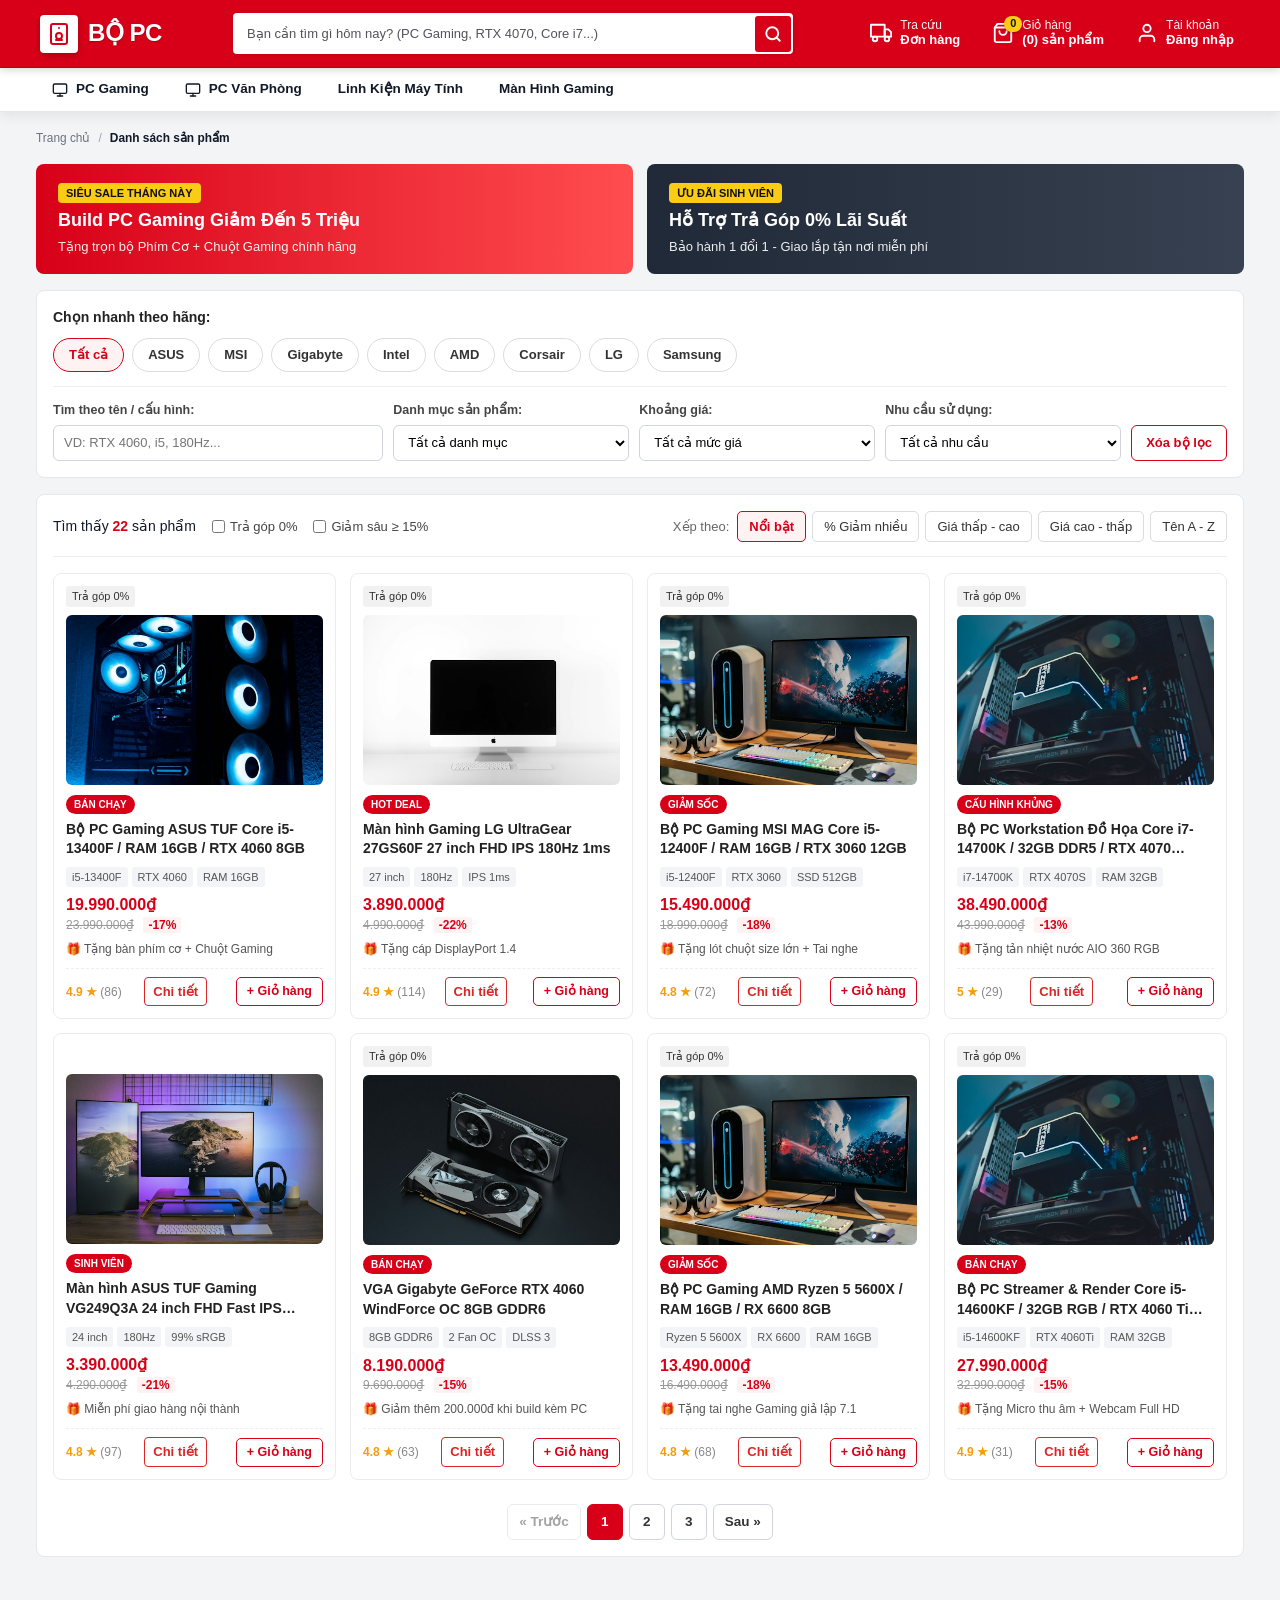
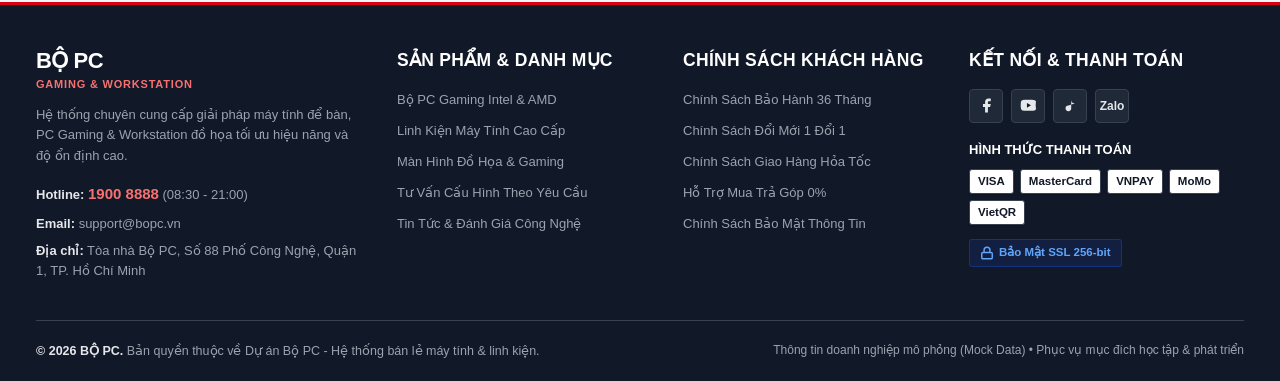
<file: san-pham.html>
<!DOCTYPE html>
<html lang="vi">
<head>
  <meta charset="UTF-8">
  <meta name="viewport" content="width=device-width, initial-scale=1.0">
  <title>Danh Sách Sản Phẩm - Bộ PC Gaming &amp; Linh Kiện Máy Tính</title>
  <link rel="stylesheet" href="css/style.css">
  <link rel="stylesheet" href="css/san-pham.css">
</head>
<body>

  <!-- Header dung chung cua nhom -->
  <header id="top-header">
    <div class="container header-wrapper">
      
      <a href="index.html" class="brand-logo" aria-label="Bộ PC Trang Chủ">
        <div class="logo-icon-wrapper">
          <svg viewBox="0 0 24 24" fill="none" stroke="currentColor" stroke-width="2" stroke-linecap="round" stroke-linejoin="round">
            <rect x="4" y="2" width="16" height="20" rx="2"></rect>
            <circle cx="12" cy="14" r="3"></circle>
            <line x1="12" y1="6" x2="12.01" y2="6"></line>
            <line x1="9" y1="18" x2="15" y2="18"></line>
          </svg>
        </div>
        <span class="logo-brand-name">Bộ PC</span>
      </a>

      <div class="header-search">
        <form class="search-form" action="#" method="get" role="search">
          <input 
            type="search" 
            class="search-input" 
            placeholder="Bạn cần tìm gì hôm nay? (PC Gaming, RTX 4070, Core i7...)" 
            aria-label="Tìm kiếm sản phẩm"
          >
          <button type="submit" class="search-submit-btn" aria-label="Tìm kiếm">
            <svg viewBox="0 0 24 24" fill="none" stroke="currentColor" stroke-width="2.5" stroke-linecap="round" stroke-linejoin="round">
              <circle cx="11" cy="11" r="8"></circle>
              <line x1="21" y1="21" x2="16.65" y2="16.65"></line>
            </svg>
          </button>
        </form>
      </div>

      <div class="header-actions">
        
        <a href="#tracking" class="action-item" title="Tra cứu tiến độ giao hàng">
          <div class="action-icon-box">
            <svg viewBox="0 0 24 24" fill="none" stroke="currentColor" stroke-width="2" stroke-linecap="round" stroke-linejoin="round">
              <rect x="1" y="3" width="15" height="13"></rect>
              <polygon points="16 8 20 8 23 11 23 16 16 16 8"></polygon>
              <circle cx="5.5" cy="18.5" r="2.5"></circle>
              <circle cx="18.5" cy="18.5" r="2.5"></circle>
            </svg>
          </div>
          <div class="action-text">
            <span class="action-label">Tra cứu</span>
            <span class="action-value">Đơn hàng</span>
          </div>
        </a>

        <a href="#cart" class="action-item action-cart" title="Giỏ hàng của bạn">
          <div class="action-icon-box">
            <svg viewBox="0 0 24 24" fill="none" stroke="currentColor" stroke-width="2" stroke-linecap="round" stroke-linejoin="round">
              <path d="M6 2L3 6v14a2 2 0 0 0 2 2h14a2 2 0 0 0 2-2V6l-3-4z"></path>
              <line x1="3" y1="6" x2="21" y2="6"></line>
              <path d="M16 10a4 4 0 0 1-8 0"></path>
            </svg>
            <span class="cart-badge">0</span>
          </div>
          <div class="action-text">
            <span class="action-label">Giỏ hàng</span>
            <span class="action-value">(0) sản phẩm</span>
          </div>
        </a>

        <a href="#account" class="action-item" title="Đăng nhập hoặc đăng ký tài khoản" data-auth-modal="login">
          <div class="action-icon-box">
            <svg viewBox="0 0 24 24" fill="none" stroke="currentColor" stroke-width="2" stroke-linecap="round" stroke-linejoin="round">
              <path d="M20 21v-2a4 4 0 0 0-4-4H8a4 4 0 0 0-4 4v2"></path>
              <circle cx="12" cy="7" r="4"></circle>
            </svg>
          </div>
          <div class="action-text">
            <span class="action-label">Tài khoản</span>
            <span class="action-value">Đăng nhập</span>
          </div>
        </a>

      </div>
    </div>
  </header>

  <!-- Navbar dung chung cua nhom -->
  <nav id="main-navbar" aria-label="Điều hướng chính">
    <div class="container navbar-container">
      <ul class="nav-links-list">
        
        <li class="nav-item">
          <a href="#pc-gaming" class="nav-link">
            <svg viewBox="0 0 24 24" fill="none" stroke="currentColor" stroke-width="2" stroke-linecap="round" stroke-linejoin="round">
              <rect x="2" y="3" width="20" height="14" rx="2"></rect>
              <line x1="8" y1="21" x2="16" y2="21"></line>
              <line x1="12" y1="17" x2="12" y2="21"></line>
            </svg>
            <span>PC Gaming</span>
          </a>
        </li>

        <li class="nav-item">
          <a href="#pc-office" class="nav-link">
            <svg viewBox="0 0 24 24" fill="none" stroke="currentColor" stroke-width="2" stroke-linecap="round" stroke-linejoin="round">
              <rect x="2" y="3" width="20" height="14" rx="2"></rect>
              <path d="M8 21h8"></path>
              <path d="M12 17v4"></path>
            </svg>
            <span>PC Văn Phòng</span>
          </a>
        </li>

        <li class="nav-item">
          <a href="#hardware" class="nav-link">
            <span>Linh Kiện Máy Tính</span>
          </a>
        </li>

        <li class="nav-item">
          <a href="#monitors" class="nav-link">
            <span>Màn Hình Gaming</span>
          </a>
        </li>

      </ul>
    </div>
  </nav>

  <!-- phan main danh sach san pham -->
  <main class="trang-san-pham">
    <div class="container">

      <!-- duong dan -->
      <nav class="breadcrumb-nav">
        <ul class="breadcrumb-list">
          <li><a href="index.html">Trang chủ</a></li>
          <li class="separator">/</li>
          <li class="active">Danh sách sản phẩm</li>
        </ul>
      </nav>

      <!-- banner km -->
      <div class="hang-banner">
        <div class="o-banner banner-do">
          <div>
            <span class="tag-banner">SIÊU SALE THÁNG NÀY</span>
            <h3>Build PC Gaming Giảm Đến 5 Triệu</h3>
            <p>Tặng trọn bộ Phím Cơ + Chuột Gaming chính hãng</p>
          </div>
        </div>
        <div class="o-banner banner-den">
          <div>
            <span class="tag-banner">ƯU ĐÃI SINH VIÊN</span>
            <h3>Hỗ Trợ Trả Góp 0% Lãi Suất</h3>
            <p>Bảo hành 1 đổi 1 - Giao lắp tận nơi miễn phí</p>
          </div>
        </div>
      </div>

      <!-- khu bo loc va tim kiem -->
      <section id="khuBoLoc" class="hop-loc">
        <div class="tieu-de-nho">Chọn nhanh theo hãng:</div>
        <div class="ds-hang">
          <button class="nut-hang active" onclick="chonHang('all', this)">Tất cả</button>
          <button class="nut-hang" onclick="chonHang('ASUS', this)">ASUS</button>
          <button class="nut-hang" onclick="chonHang('MSI', this)">MSI</button>
          <button class="nut-hang" onclick="chonHang('Gigabyte', this)">Gigabyte</button>
          <button class="nut-hang" onclick="chonHang('Intel', this)">Intel</button>
          <button class="nut-hang" onclick="chonHang('AMD', this)">AMD</button>
          <button class="nut-hang" onclick="chonHang('Corsair', this)">Corsair</button>
          <button class="nut-hang" onclick="chonHang('LG', this)">LG</button>
          <button class="nut-hang" onclick="chonHang('Samsung', this)">Samsung</button>
        </div>

        <div class="dong-loc-chi-tiet">
          <div class="nhom-loc">
            <label for="oTimKiem">Tìm theo tên / cấu hình:</label>
            <input type="text" id="oTimKiem" class="o-input-loc" placeholder="VD: RTX 4060, i5, 180Hz..." oninput="locLai()">
          </div>

          <div class="nhom-loc">
            <label for="chonDanhMuc">Danh mục sản phẩm:</label>
            <select id="chonDanhMuc" class="o-input-loc" onchange="locLai()">
              <option value="all">Tất cả danh mục</option>
              <option value="pc-gaming">PC Gaming</option>
              <option value="pc-office">PC Văn Phòng</option>
              <option value="hardware">Linh Kiện Máy Tính</option>
              <option value="monitors">Màn Hình Gaming</option>
            </select>
          </div>

          <div class="nhom-loc">
            <label for="chonGia">Khoảng giá:</label>
            <select id="chonGia" class="o-input-loc" onchange="locLai()">
              <option value="all">Tất cả mức giá</option>
              <option value="duoi-5">Dưới 5 triệu</option>
              <option value="5-15">Từ 5 - 15 triệu</option>
              <option value="15-25">Từ 15 - 25 triệu</option>
              <option value="tren-25">Trên 25 triệu</option>
            </select>
          </div>

          <div class="nhom-loc">
            <label for="chonNhuCau">Nhu cầu sử dụng:</label>
            <select id="chonNhuCau" class="o-input-loc" onchange="locLai()">
              <option value="all">Tất cả nhu cầu</option>
              <option value="van-phong">Học tập - Văn phòng</option>
              <option value="gaming">Chơi Game E-Sport</option>
              <option value="do-hoa">Đồ họa - Stream</option>
              <option value="cao-cap">Cao cấp High-End</option>
            </select>
          </div>

          <div>
            <button type="button" class="nut-xoa-loc" onclick="resetLoc()">Xóa bộ lọc</button>
          </div>
        </div>
      </section>

      <!-- khu danh sach sp + sap xep + phan trang -->
      <section class="hop-ds-sp">

        <div class="thanh-sap-xep">
          <div class="cum-thong-ke">
            <div>Tìm thấy <b id="demSp">0</b> sản phẩm</div>
            <label class="nhan-check">
              <input type="checkbox" id="chkGop" onchange="locLai()"> Trả góp 0%
            </label>
            <label class="nhan-check">
              <input type="checkbox" id="chkGiamSau" onchange="locLai()"> Giảm sâu &ge; 15%
            </label>
          </div>

          <div class="cum-nut-xep">
            <span>Xếp theo:</span>
            <button class="nut-xep active" onclick="chonXep('noi-bat', this)">Nổi bật</button>
            <button class="nut-xep" onclick="chonXep('giam-nhieu', this)">% Giảm nhiều</button>
            <button class="nut-xep" onclick="chonXep('gia-tang', this)">Giá thấp - cao</button>
            <button class="nut-xep" onclick="chonXep('gia-giam', this)">Giá cao - thấp</button>
            <button class="nut-xep" onclick="chonXep('ten-az', this)">Tên A - Z</button>
          </div>
        </div>

        <!-- list sp do tu js -->
        <div id="khungSanPham" class="luoi-san-pham"></div>

        <!-- nut phan trang -->
        <div id="nutPhanTrang" class="khu-phan-trang"></div>

      </section>

    </div>
  </main>

  <!-- popup xem nhanh chi tiet -->
  <div id="popupChiTiet" class="nen-popup" onclick="if(event.target === this) dongPopup()">
    <div class="hop-popup">
      <button class="dong-popup" onclick="dongPopup()">&times;</button>
      <div id="noiDungPopup" class="noi-dung-popup"></div>
    </div>
  </div>

  <!-- Footer dung chung cua nhom -->
  <footer class="site-footer">
    <div class="container">
      <div class="footer-main-grid">
        
        <div class="footer-col footer-col-brand">
          <div class="footer-brand-title">
            <span class="brand-text">BỘ PC</span>
            <span class="brand-sub">Gaming &amp; Workstation</span>
          </div>
          <p class="footer-brand-desc">
            Hệ thống chuyên cung cấp giải pháp máy tính để bàn, PC Gaming &amp; Workstation đồ họa tối ưu hiệu năng và độ ổn định cao.
          </p>
          <div class="footer-contact-info">
            <p><strong>Hotline:</strong> <span class="hotline-val">1900 8888</span> (08:30 - 21:00)</p>
            <p><strong>Email:</strong> support@bopc.vn</p>
            <p><strong>Địa chỉ:</strong> Tòa nhà Bộ PC, Số 88 Phố Công Nghệ, Quận 1, TP. Hồ Chí Minh</p>
          </div>
        </div>

        <div class="footer-col">
          <h4 class="footer-col-title">Sản Phẩm &amp; Danh Mục</h4>
          <ul class="footer-link-list">
            <li><a href="#pc-gaming">Bộ PC Gaming Intel &amp; AMD</a></li>
            <li><a href="#hardware">Linh Kiện Máy Tính Cao Cấp</a></li>
            <li><a href="#monitors">Màn Hình Đồ Họa &amp; Gaming</a></li>
            <li><a href="#custom-pc">Tư Vấn Cấu Hình Theo Yêu Cầu</a></li>
            <li><a href="#news">Tin Tức &amp; Đánh Giá Công Nghệ</a></li>
          </ul>
        </div>

        <div class="footer-col">
          <h4 class="footer-col-title">Chính Sách Khách Hàng</h4>
          <ul class="footer-link-list">
            <li><a href="#warranty">Chính Sách Bảo Hành 36 Tháng</a></li>
            <li><a href="#returns">Chính Sách Đổi Mới 1 Đổi 1</a></li>
            <li><a href="#shipping">Chính Sách Giao Hàng Hỏa Tốc</a></li>
            <li><a href="#installment">Hỗ Trợ Mua Trả Góp 0%</a></li>
            <li><a href="#privacy">Chính Sách Bảo Mật Thông Tin</a></li>
          </ul>
        </div>

        <div class="footer-col">
          <h4 class="footer-col-title">Kết Nối &amp; Thanh Toán</h4>
          
          <div class="social-icons-group">
            <a href="#facebook" class="social-badge" aria-label="Facebook">
              <svg viewBox="0 0 24 24" fill="currentColor">
                <path d="M18 2h-3a5 5 0 0 0-5 5v3H7v4h3v8h4v-8h3l1-4h-4V7a1 1 0 0 1 1-1h3z"></path>
              </svg>
            </a>
            <a href="#youtube" class="social-badge" aria-label="YouTube">
              <svg viewBox="0 0 24 24" fill="currentColor">
                <path d="M22.54 6.42a2.78 2.78 0 0 0-1.94-2C18.88 4 12 4 12 4s-6.88 0-8.6.46a2.78 2.78 0 0 0-1.94 2A29 29 0 0 0 1 11.75a29 29 0 0 0 .46 5.33A2.78 2.78 0 0 0 3.4 19c1.72.46 8.6.46 8.6.46s6.88 0 8.6-.46a2.78 2.78 0 0 0 1.94-2 29 29 0 0 0-.46-5.33z"></path>
                <polygon points="9.75 15.02 15.5 11.75 9.75 8.48 9.75 15.02" fill="#111827"></polygon>
              </svg>
            </a>
            <a href="#tiktok" class="social-badge" aria-label="TikTok">
              <svg viewBox="0 0 24 24" fill="currentColor">
                <path d="M9 12a4 4 0 1 0 4 4V4a5 5 0 0 0 5 5"></path>
              </svg>
            </a>
            <a href="#zalo" class="social-badge" aria-label="Zalo OA">
              <span style="font-size: 12px; font-weight: 800;">Zalo</span>
            </a>
          </div>

          <h5 class="footer-sub-title">Hình Thức Thanh Toán</h5>
          <div class="badge-grid">
            <span class="partner-chip">VISA</span>
            <span class="partner-chip">MasterCard</span>
            <span class="partner-chip">VNPAY</span>
            <span class="partner-chip">MoMo</span>
            <span class="partner-chip">VietQR</span>
          </div>

          <div class="cert-seals">
            <div class="seal-ssl">
              <svg width="14" height="14" viewBox="0 0 24 24" fill="none" stroke="currentColor" stroke-width="2.5">
                <rect x="3" y="11" width="18" height="11" rx="2" ry="2"></rect>
                <path d="M7 11V7a5 5 0 0 1 10 0v4"></path>
              </svg>
              <span>Bảo Mật SSL 256-bit</span>
            </div>
          </div>
        </div>

      </div>

      <div class="footer-bottom-bar">
        <div class="footer-bottom-inner">
          <p class="copyright-text">
            <strong>&copy; 2026 BỘ PC.</strong> Bản quyền thuộc về Dự án Bộ PC - Hệ thống bán lẻ máy tính &amp; linh kiện.
          </p>
          <p class="mock-data-note">
            Thông tin doanh nghiệp mô phỏng (Mock Data) • Phục vụ mục đích học tập &amp; phát triển
          </p>
        </div>
      </div>
    </div>
  </footer>

  <script>
    document.addEventListener('DOMContentLoaded', function () {
      const navLinks = document.querySelectorAll('#main-navbar .nav-link');
      navLinks.forEach(function (link) {
        link.addEventListener('click', function (e) {
          navLinks.forEach(function (item) {
            item.classList.remove('active');
          });
          this.classList.add('active');
        });
      });
    });
  </script>

  <script src="js/auth-modal.js"></script>
  <script src="js/san-pham.js"></script>

</body>
</html>
</file>
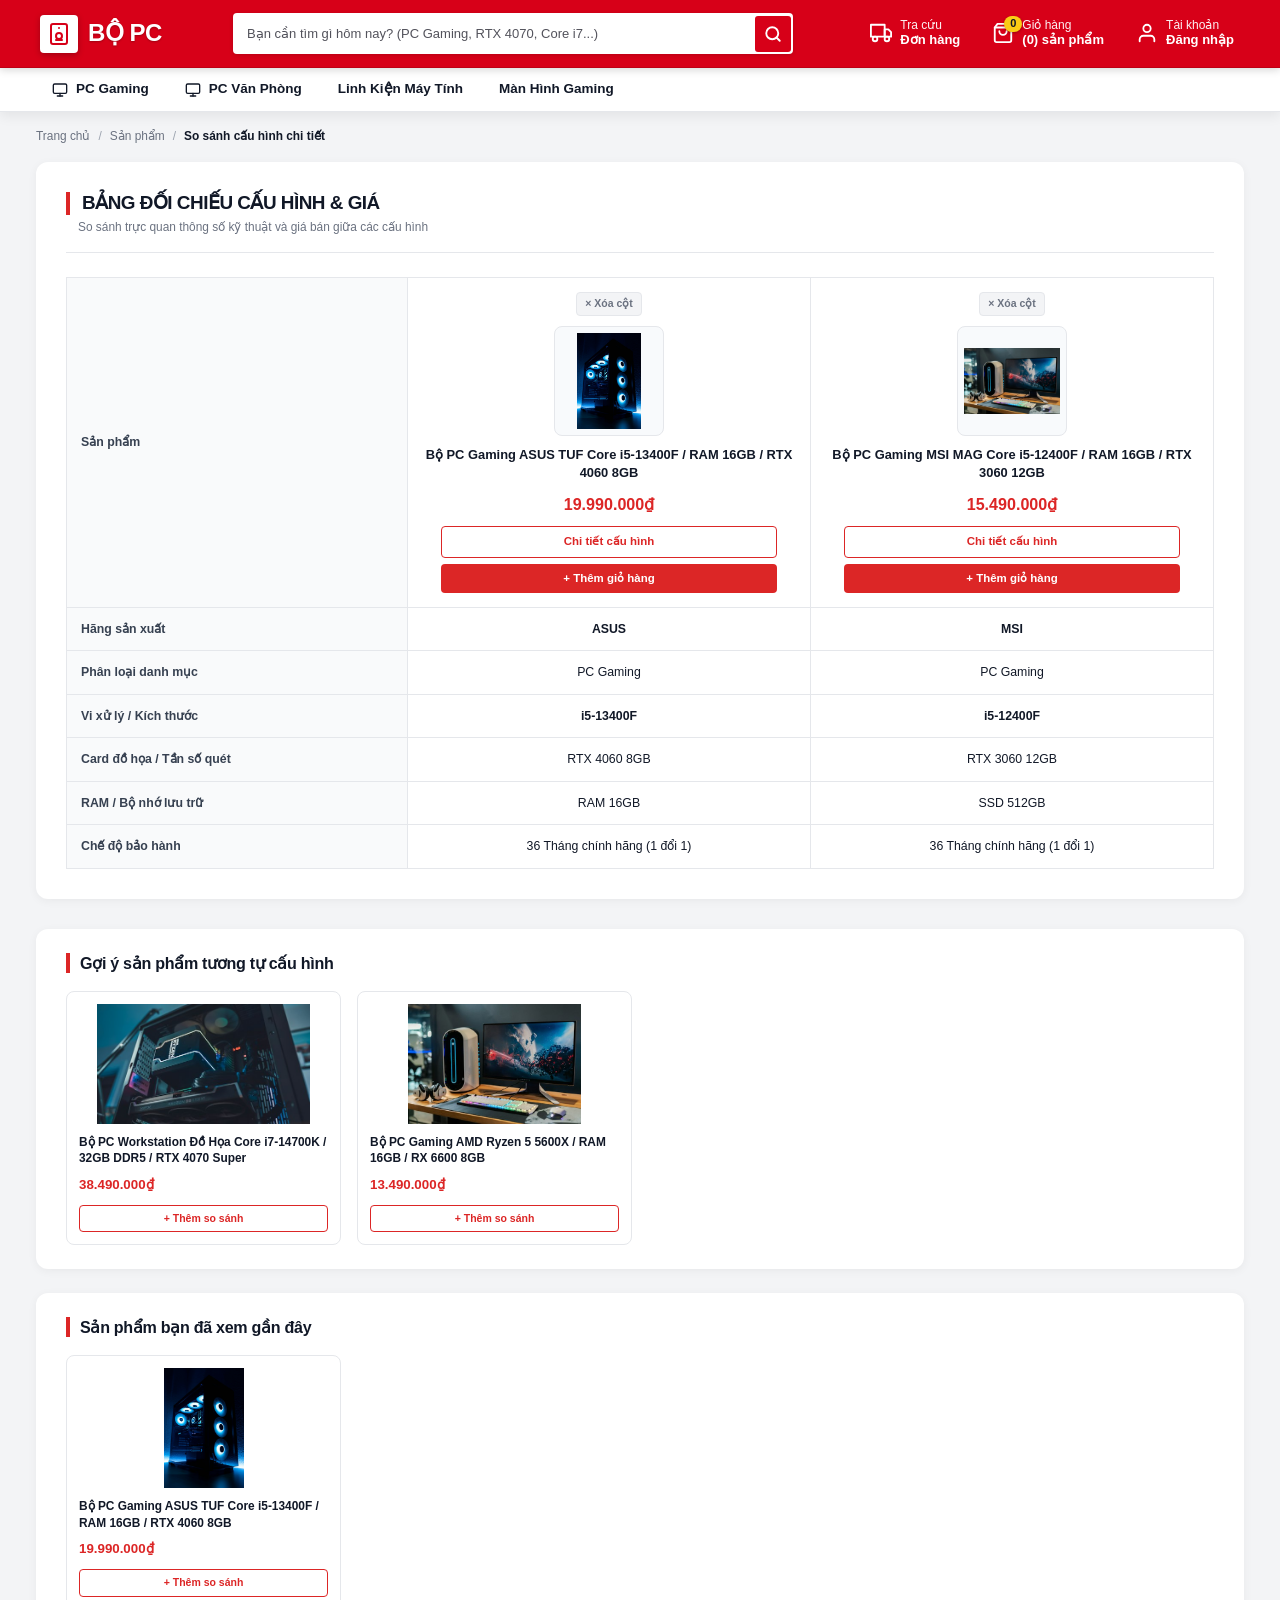
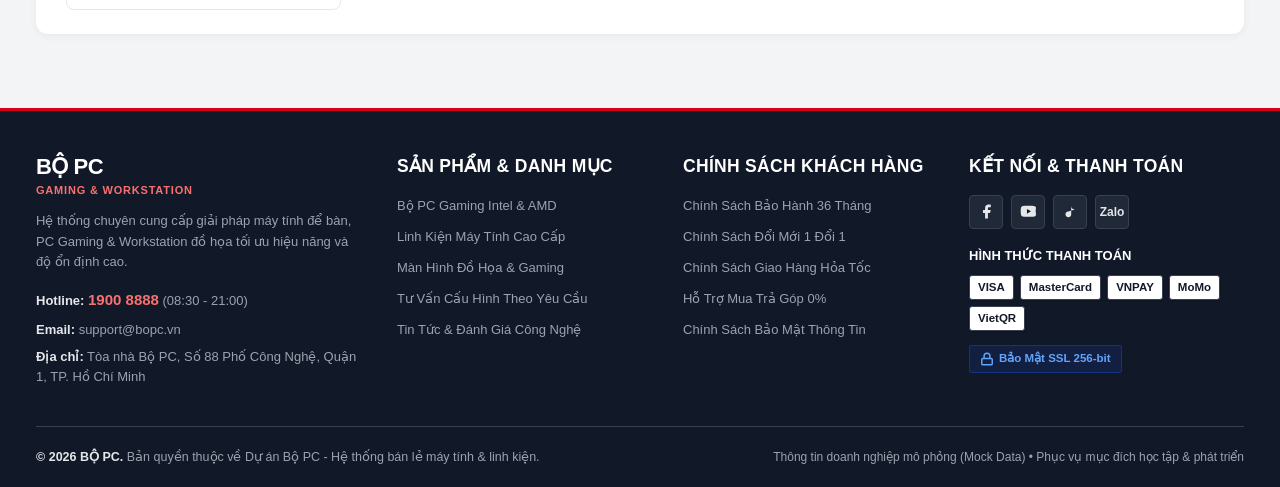
<file: so-sanh.html>
<!DOCTYPE html>
<html lang="vi">
<head>
  <meta charset="UTF-8">
  <meta name="viewport" content="width=device-width, initial-scale=1.0">
  <title>So Sánh Sản Phẩm - Hệ Thống Bộ PC</title>
  <link rel="stylesheet" href="css/style.css">
  
  <style>
    /* ==========================================================================
       CSS BẢNG SO SÁNH & SẢN PHẨM GỢI Ý (ĐỒNG BỘ LAYOUT CSS)
       ========================================================================== */
    .compare-page,
    .compare-page * {
      box-sizing: border-box !important;
    }

    .compare-page {
      padding-top: 16px;
      padding-bottom: 50px;
      width: 100%;
    }

    .breadcrumb-nav .breadcrumb-list {
      display: flex;
      flex-wrap: wrap;
      align-items: center;
      gap: 8px;
      list-style: none;
      font-size: 0.85rem;
      margin-bottom: 16px;
      padding: 0;
    }
    .breadcrumb-nav a {
      color: #6b7280;
      text-decoration: none;
    }
    .breadcrumb-nav a:hover {
      color: #dc2626;
    }
    .breadcrumb-nav .separator {
      color: #9ca3af;
    }
    .breadcrumb-nav .active {
      color: #111827;
      font-weight: 600;
    }

    /* Khối thẻ trắng duy nhất */
    .compare-single-card {
      background: #ffffff;
      border-radius: 12px;
      box-shadow: 0 2px 10px rgba(0, 0, 0, 0.05);
      padding: 30px !important;
      width: 100%;
      margin-bottom: 30px;
    }

    .compare-top-bar {
      display: flex;
      justify-content: space-between;
      align-items: center;
      padding-bottom: 16px;
      border-bottom: 1px solid #e5e7eb;
      margin-bottom: 20px;
      gap: 16px;
    }

    .compare-page-title {
      font-size: 1.35rem;
      font-weight: 800;
      color: #111827;
      border-left: 4px solid #dc2626;
      padding-left: 12px;
      line-height: 1.2;
    }

    .compare-sub-title {
      font-size: 0.85rem;
      color: #6b7280;
      margin-top: 4px;
      padding-left: 12px;
    }

    .btn-clear-table {
      background: #fef2f2;
      border: 1px solid #fecaca;
      color: #dc2626;
      padding: 7px 14px;
      border-radius: 6px;
      font-size: 0.85rem;
      font-weight: 600;
      cursor: pointer;
      white-space: nowrap;
      transition: all 0.2s;
    }

    .btn-clear-table:hover {
      background: #dc2626;
      color: #ffffff;
    }

    /* Thanh chọn dropdown */
    .compare-add-box {
      display: flex;
      align-items: center;
      gap: 12px;
      background: #f9fafb;
      border: 1px dashed #d1d5db;
      border-radius: 8px;
      padding: 12px 16px;
      margin-bottom: 24px;
    }

    .add-box-label {
      font-size: 0.9rem;
      font-weight: 700;
      color: #374151;
      white-space: nowrap;
    }

    .compare-select-input {
      flex: 1;
      padding: 8px 12px;
      border: 1px solid #d1d5db;
      border-radius: 6px;
      font-size: 0.9rem;
      outline: none;
      background-color: #ffffff;
    }

    .btn-trigger-add {
      background: #dc2626;
      color: #ffffff;
      border: none;
      border-radius: 6px;
      padding: 8px 16px;
      font-size: 0.9rem;
      font-weight: 700;
      cursor: pointer;
      white-space: nowrap;
    }

    /* Bảng so sánh */
    .compare-table-responsive {
      width: 100%;
      overflow-x: auto;
    }

    .compare-table {
      width: 100%;
      border-collapse: collapse;
      table-layout: fixed;
      min-width: 680px;
    }

    .compare-table th,
    .compare-table td {
      border: 1px solid #e5e7eb;
      padding: 12px 14px;
      text-align: center;
      vertical-align: middle;
      font-size: 0.88rem;
    }

    .compare-table .feature-col {
      width: 22%;
      background-color: #f9fafb;
      font-weight: 700;
      color: #374151;
      text-align: left;
    }

    .compare-table .product-col {
      width: 26%;
      position: relative;
      vertical-align: top;
      padding-top: 14px;
      padding-bottom: 14px;
    }

    .btn-remove-item {
      display: inline-block;
      background: #f3f4f6;
      color: #6b7280;
      border: 1px solid #e5e7eb;
      padding: 3px 8px;
      border-radius: 4px;
      font-size: 0.75rem;
      font-weight: 600;
      cursor: pointer;
      margin-bottom: 10px;
    }

    .btn-remove-item:hover {
      background: #fee2e2;
      color: #dc2626;
    }

    .compare-thumb-wrap {
      width: 110px;
      height: 110px;
      margin: 0 auto 10px;
      background: #f8fafc;
      border: 1px solid #e5e7eb;
      border-radius: 8px;
      display: flex;
      align-items: center;
      justify-content: center;
      padding: 6px;
    }

    .compare-thumb-wrap img {
      max-width: 100%;
      max-height: 100%;
      object-fit: contain;
    }

    .compare-name {
      font-size: 0.92rem;
      font-weight: 700;
      color: #111827;
      line-height: 1.35;
      min-height: 40px;
      margin-bottom: 6px;
    }

    .compare-price {
      font-size: 1.15rem;
      font-weight: 800;
      color: #dc2626;
      margin-bottom: 10px;
    }

    .btn-action-view {
      display: block;
      width: 90%;
      margin: 0 auto 6px;
      padding: 6px 0;
      background: #ffffff;
      border: 1.5px solid #dc2626;
      color: #dc2626;
      font-weight: 700;
      font-size: 0.82rem;
      border-radius: 4px;
      cursor: pointer;
    }

    .btn-action-view:hover {
      background: #fef2f2;
    }

    .btn-action-buy {
      display: block;
      width: 90%;
      margin: 0 auto;
      padding: 6px 0;
      background: #dc2626;
      border: none;
      color: #ffffff;
      font-weight: 700;
      font-size: 0.82rem;
      border-radius: 4px;
      cursor: pointer;
    }

    /* Khối Sản phẩm tương tự & Đã xem */
    .related-section {
      background: #ffffff;
      border-radius: 12px;
      box-shadow: 0 2px 10px rgba(0, 0, 0, 0.05);
      padding: 24px 30px;
      margin-bottom: 24px;
    }

    .section-title {
      font-size: 1.15rem;
      font-weight: 700;
      color: #111827;
      border-left: 4px solid #dc2626;
      padding-left: 10px;
      margin-bottom: 18px;
    }

    .grid-products-sub {
      display: grid;
      grid-template-columns: repeat(4, 1fr);
      gap: 16px;
    }

    .sub-product-card {
      border: 1px solid #e5e7eb;
      border-radius: 8px;
      padding: 12px;
      display: flex;
      flex-direction: column;
      justify-content: space-between;
      transition: transform 0.2s, box-shadow 0.2s;
      background: #fff;
    }

    .sub-product-card:hover {
      transform: translateY(-2px);
      box-shadow: 0 4px 12px rgba(0, 0, 0, 0.08);
    }

    .sub-thumb {
      width: 100%;
      height: 120px;
      display: flex;
      align-items: center;
      justify-content: center;
      margin-bottom: 10px;
      cursor: pointer;
    }

    .sub-thumb img {
      max-width: 100%;
      max-height: 100%;
      object-fit: contain;
    }

    .sub-title {
      font-size: 0.85rem;
      font-weight: 600;
      color: #111827;
      line-height: 1.35;
      margin-bottom: 6px;
      height: 35px;
      overflow: hidden;
      cursor: pointer;
    }

    .sub-price {
      color: #dc2626;
      font-weight: 700;
      font-size: 0.95rem;
      margin-bottom: 10px;
    }

    .sub-card-actions {
      display: flex;
      gap: 6px;
    }

    .btn-sub-compare {
      flex: 1;
      background: #fff;
      border: 1px solid #dc2626;
      color: #dc2626;
      border-radius: 4px;
      font-size: 0.75rem;
      font-weight: 600;
      padding: 5px 0;
      cursor: pointer;
    }

    .btn-sub-compare:hover {
      background: #dc2626;
      color: #fff;
    }

    .empty-sub-notice {
      grid-column: 1 / -1;
      text-align: center;
      color: #9ca3af;
      font-size: 0.9rem;
      padding: 16px 0;
    }

    @media (max-width: 991px) {
      .grid-products-sub {
        grid-template-columns: repeat(2, 1fr);
      }
    }

    @media (max-width: 576px) {
      .grid-products-sub {
        grid-template-columns: 1fr;
      }
    }
  </style>
</head>
<body>

  <!-- ========================================================================
       1. TOP HEADER (GIỮ NGUYÊN 100% BẢN GỐC CỦA NHÓM, TRỎ VỀ TRANGCHU.HTML)
       ======================================================================== -->
  <header id="top-header">
    <div class="container header-wrapper">
      
      <!-- Brand Logo trỏ về trangchu.html -->
      <a href="trangchu.html" class="brand-logo" aria-label="Bộ PC Trang Chủ">
        <div class="logo-icon-wrapper">
          <svg viewBox="0 0 24 24" fill="none" stroke="currentColor" stroke-width="2" stroke-linecap="round" stroke-linejoin="round">
            <rect x="4" y="2" width="16" height="20" rx="2"></rect>
            <circle cx="12" cy="14" r="3"></circle>
            <line x1="12" y1="6" x2="12.01" y2="6"></line>
            <line x1="9" y1="18" x2="15" y2="18"></line>
          </svg>
        </div>
        <span class="logo-brand-name">Bộ PC</span>
      </a>

      <!-- Quick Search Bar -->
      <div class="header-search">
        <form class="search-form" action="#" method="get" role="search">
          <input 
            type="search" 
            class="search-input" 
            placeholder="Bạn cần tìm gì hôm nay? (PC Gaming, RTX 4070, Core i7...)" 
            aria-label="Tìm kiếm sản phẩm"
          >
          <button type="submit" class="search-submit-btn" aria-label="Tìm kiếm">
            <svg viewBox="0 0 24 24" fill="none" stroke="currentColor" stroke-width="2.5" stroke-linecap="round" stroke-linejoin="round">
              <circle cx="11" cy="11" r="8"></circle>
              <line x1="21" y1="21" x2="16.65" y2="16.65"></line>
            </svg>
          </button>
        </form>
      </div>

      <!-- Action Shortcuts Group -->
      <div class="header-actions">
        
        <a href="#tracking" class="action-item" title="Tra cứu tiến độ giao hàng">
          <div class="action-icon-box">
            <svg viewBox="0 0 24 24" fill="none" stroke="currentColor" stroke-width="2" stroke-linecap="round" stroke-linejoin="round">
              <rect x="1" y="3" width="15" height="13"></rect>
              <polygon points="16 8 20 8 23 11 23 16 16 16 8"></polygon>
              <circle cx="5.5" cy="18.5" r="2.5"></circle>
              <circle cx="18.5" cy="18.5" r="2.5"></circle>
            </svg>
          </div>
          <div class="action-text">
            <span class="action-label">Tra cứu</span>
            <span class="action-value">Đơn hàng</span>
          </div>
        </a>

        <a href="gio-hang.html" class="action-item action-cart" title="Giỏ hàng của bạn">
          <div class="action-icon-box">
            <svg viewBox="0 0 24 24" fill="none" stroke="currentColor" stroke-width="2" stroke-linecap="round" stroke-linejoin="round">
              <path d="M6 2L3 6v14a2 2 0 0 0 2 2h14a2 2 0 0 0 2-2V6l-3-4z"></path>
              <line x1="3" y1="6" x2="21" y2="6"></line>
              <path d="M16 10a4 4 0 0 1-8 0"></path>
            </svg>
            <span class="cart-badge">0</span>
          </div>
          <div class="action-text">
            <span class="action-label">Giỏ hàng</span>
            <span class="action-value">(0) sản phẩm</span>
          </div>
        </a>

        <a href="#account" class="action-item" title="Đăng nhập hoặc đăng ký tài khoản" data-auth-modal="login">
          <div class="action-icon-box">
            <svg viewBox="0 0 24 24" fill="none" stroke="currentColor" stroke-width="2" stroke-linecap="round" stroke-linejoin="round">
              <path d="M20 21v-2a4 4 0 0 0-4-4H8a4 4 0 0 0-4 4v2"></path>
              <circle cx="12" cy="7" r="4"></circle>
            </svg>
          </div>
          <div class="action-text">
            <span class="action-label">Tài khoản</span>
            <span class="action-value">Đăng nhập</span>
          </div>
        </a>

      </div>
    </div>
  </header>

  <!-- ========================================================================
       2. NAVBAR / MEGA-MENU BAR (TRỎ SANG SAN-PHAM.HTML KÈM CỜ LỌC)
       ======================================================================== -->
  <nav id="main-navbar" aria-label="Điều hướng chính">
    <div class="container navbar-container">
      <ul class="nav-links-list">
        <li class="nav-item">
          <a href="san-pham.html" class="nav-link" onclick="localStorage.setItem('danhMucChonTuNgoai', 'pc-gaming')">
            <svg viewBox="0 0 24 24" fill="none" stroke="currentColor" stroke-width="2" stroke-linecap="round" stroke-linejoin="round">
              <rect x="2" y="3" width="20" height="14" rx="2"></rect>
              <line x1="8" y1="21" x2="16" y2="21"></line>
              <line x1="12" y1="17" x2="12" y2="21"></line>
            </svg>
            <span>PC Gaming</span>
          </a>
        </li>

        <li class="nav-item">
          <a href="san-pham.html" class="nav-link" onclick="localStorage.setItem('danhMucChonTuNgoai', 'pc-office')">
            <svg viewBox="0 0 24 24" fill="none" stroke="currentColor" stroke-width="2" stroke-linecap="round" stroke-linejoin="round">
              <rect x="2" y="3" width="20" height="14" rx="2"></rect>
              <path d="M8 21h8"></path>
              <path d="M12 17v4"></path>
            </svg>
            <span>PC Văn Phòng</span>
          </a>
        </li>

        <li class="nav-item">
          <a href="san-pham.html" class="nav-link" onclick="localStorage.setItem('danhMucChonTuNgoai', 'hardware')">
            <span>Linh Kiện Máy Tính</span>
          </a>
        </li>

        <li class="nav-item">
          <a href="san-pham.html" class="nav-link" onclick="localStorage.setItem('danhMucChonTuNgoai', 'monitors')">
            <span>Màn Hình Gaming</span>
          </a>
        </li>
      </ul>
    </div>
  </nav>

  <!-- ========================================================================
       3. BODY: SO SÁNH + SẢN PHẨM TƯƠNG TỰ & ĐÃ XEM
       ======================================================================== -->
  <main class="compare-page">
    <div class="container">

      <!-- Breadcrumbs trỏ về trangchu.html -->
      <nav class="breadcrumb-nav" aria-label="breadcrumb">
        <ol class="breadcrumb-list">
          <li><a href="trangchu.html">Trang chủ</a></li>
          <li><span class="separator">/</span></li>
          <li><a href="san-pham.html">Sản phẩm</a></li>
          <li><span class="separator">/</span></li>
          <li class="active">So sánh cấu hình chi tiết</li>
        </ol>
      </nav>

      
      <!-- KHỐI 1: BẢNG SO SÁNH CHÍNH -->
      <div class="compare-single-card">
        
        <div class="compare-top-bar" style="margin-bottom: 24px;">
          <div>
            <h1 class="compare-page-title">BẢNG ĐỐI CHIẾU CẤU HÌNH &amp; GIÁ</h1>
            <p class="compare-sub-title">So sánh trực quan thông số kỹ thuật và giá bán giữa các cấu hình</p>
          </div>
        </div>

        <!-- Khung chứa bảng so sánh (JS tự động render) -->
        <div id="compareTableContainer" class="compare-table-responsive"></div>

      </div>

      <!-- KHỐI 2: SẢN PHẨM TƯƠNG TỰ (CÙNG DANH MỤC) -->
      <section class="related-section">
        <h2 class="section-title">Gợi ý sản phẩm tương tự cấu hình</h2>
        <div id="gridRelatedProducts" class="grid-products-sub"></div>
      </section>

      <!-- KHỐI 3: SẢN PHẨM ĐÃ XEM GẦN ĐÂY -->
      <section class="related-section">
        <h2 class="section-title">Sản phẩm bạn đã xem gần đây</h2>
        <div id="gridRecentProducts" class="grid-products-sub"></div>
      </section>

    </div>
  </main>

  <!-- ========================================================================
       4. FOOTER (GIỮ NGUYÊN 100% BẢN GỐC CỦA NHÓM)
       ======================================================================== -->
  <footer class="site-footer">
    <div class="container">
      <div class="footer-main-grid">
        
        <!-- Cột 1: Thông tin thương hiệu Bộ PC (Mock Data) -->
        <div class="footer-col footer-col-brand">
          <div class="footer-brand-title">
            <span class="brand-text">BỘ PC</span>
            <span class="brand-sub">Gaming &amp; Workstation</span>
          </div>
          <p class="footer-brand-desc">
            Hệ thống chuyên cung cấp giải pháp máy tính để bàn, PC Gaming &amp; Workstation đồ họa tối ưu hiệu năng và độ ổn định cao.
          </p>
          <div class="footer-contact-info">
            <p><strong>Hotline:</strong> <span class="hotline-val">1900 8888</span> (08:30 - 21:00)</p>
            <p><strong>Email:</strong> support@bopc.vn</p>
            <p><strong>Địa chỉ:</strong> Tòa nhà Bộ PC, Số 88 Phố Công Nghệ, Quận 1, TP. Hồ Chí Minh</p>
          </div>
        </div>

        <!-- Cột 2: Sản phẩm & Danh mục -->
        <div class="footer-col">
          <h4 class="footer-col-title">Sản Phẩm &amp; Danh Mục</h4>
          <ul class="footer-link-list">
            <li><a href="san-pham.html">Bộ PC Gaming Intel &amp; AMD</a></li>
            <li><a href="san-pham.html">Linh Kiện Máy Tính Cao Cấp</a></li>
            <li><a href="san-pham.html">Màn Hình Đồ Họa &amp; Gaming</a></li>
            <li><a href="san-pham.html">Tư Vấn Cấu Hình Theo Yêu Cầu</a></li>
            <li><a href="#news">Tin Tức &amp; Đánh Giá Công Nghệ</a></li>
          </ul>
        </div>

        <!-- Cột 3: Chính sách khách hàng -->
        <div class="footer-col">
          <h4 class="footer-col-title">Chính Sách Khách Hàng</h4>
          <ul class="footer-link-list">
            <li><a href="#warranty">Chính Sách Bảo Hành 36 Tháng</a></li>
            <li><a href="#returns">Chính Sách Đổi Mới 1 Đổi 1</a></li>
            <li><a href="#shipping">Chính Sách Giao Hàng Hỏa Tốc</a></li>
            <li><a href="#installment">Hỗ Trợ Mua Trả Góp 0%</a></li>
            <li><a href="#privacy">Chính Sách Bảo Mật Thông Tin</a></li>
          </ul>
        </div>

        <!-- Cột 4: Kết nối & Thanh toán -->
        <div class="footer-col">
          <h4 class="footer-col-title">Kết Nối &amp; Thanh Toán</h4>
          
          <div class="social-icons-group">
            <a href="#facebook" class="social-badge" aria-label="Facebook">
              <svg viewBox="0 0 24 24" fill="currentColor">
                <path d="M18 2h-3a5 5 0 0 0-5 5v3H7v4h3v8h4v-8h3l1-4h-4V7a1 1 0 0 1 1-1h3z"></path>
              </svg>
            </a>
            <a href="#youtube" class="social-badge" aria-label="YouTube">
              <svg viewBox="0 0 24 24" fill="currentColor">
                <path d="M22.54 6.42a2.78 2.78 0 0 0-1.94-2C18.88 4 12 4 12 4s-6.88 0-8.6.46a2.78 2.78 0 0 0-1.94 2A29 29 0 0 0 1 11.75a29 29 0 0 0 .46 5.33A2.78 2.78 0 0 0 3.4 19c1.72.46 8.6.46 8.6.46s6.88 0 8.6-.46a2.78 2.78 0 0 0 1.94-2 29 29 0 0 0-.46-5.33z"></path>
                <polygon points="9.75 15.02 15.5 11.75 9.75 8.48 9.75 15.02" fill="#111827"></polygon>
              </svg>
            </a>
            <a href="#tiktok" class="social-badge" aria-label="TikTok">
              <svg viewBox="0 0 24 24" fill="currentColor">
                <path d="M9 12a4 4 0 1 0 4 4V4a5 5 0 0 0 5 5"></path>
              </svg>
            </a>
            <a href="#zalo" class="social-badge" aria-label="Zalo OA">
              <span style="font-size: 12px; font-weight: 800;">Zalo</span>
            </a>
          </div>

          <h5 class="footer-sub-title">Hình Thức Thanh Toán</h5>
          <div class="badge-grid">
            <span class="partner-chip">VISA</span>
            <span class="partner-chip">MasterCard</span>
            <span class="partner-chip">VNPAY</span>
            <span class="partner-chip">MoMo</span>
            <span class="partner-chip">VietQR</span>
          </div>

          <div class="cert-seals">
            <div class="seal-ssl">
              <svg width="14" height="14" viewBox="0 0 24 24" fill="none" stroke="currentColor" stroke-width="2.5">
                <rect x="3" y="11" width="18" height="11" rx="2" ry="2"></rect>
                <path d="M7 11V7a5 5 0 0 1 10 0v4"></path>
              </svg>
              <span>Bảo Mật SSL 256-bit</span>
            </div>
          </div>
        </div>

      </div>

      <!-- Bottom Legal & Copyright Bar -->
      <div class="footer-bottom-bar">
        <div class="footer-bottom-inner">
          <p class="copyright-text">
            <strong>&copy; 2026 BỘ PC.</strong> Bản quyền thuộc về Dự án Bộ PC - Hệ thống bán lẻ máy tính &amp; linh kiện.
          </p>
          <p class="mock-data-note">
            Thông tin doanh nghiệp mô phỏng (Mock Data) • Phục vụ mục đích học tập &amp; phát triển
          </p>
        </div>
      </div>
    </div>
  </footer>

  <script src="js/auth-modal.js"></script>

  <!-- ========================================================================
       5. JAVASCRIPT XỬ LÝ SO SÁNH & GỢI Ý SẢN PHẨM (TRỎ ĐÚNG CHITIET.HTML)
       ======================================================================== -->
  <script>
    // Dữ liệu mẫu đồng bộ với js/san-pham.js
    var dsSanPham = [
      { id: 1, ten: "Bộ PC Gaming ASUS TUF Core i5-13400F / RAM 16GB / RTX 4060 8GB", hang: "ASUS", danhMuc: "pc-gaming", ts1: "i5-13400F", ts2: "RTX 4060 8GB", ts3: "RAM 16GB", giaCu: 23990000, giaMoi: 19990000, qua: "Tặng bàn phím cơ + Chuột Gaming", anh: "img/pc-gaming-1.jpg" },
      { id: 2, ten: "Bộ PC Gaming MSI MAG Core i5-12400F / RAM 16GB / RTX 3060 12GB", hang: "MSI", danhMuc: "pc-gaming", ts1: "i5-12400F", ts2: "RTX 3060 12GB", ts3: "SSD 512GB", giaCu: 18990000, giaMoi: 15490000, qua: "Tặng lót chuột size lớn + Tai nghe", anh: "img/pc-gaming-2.jpg" },
      { id: 3, ten: "Bộ PC Workstation Đồ Họa Core i7-14700K / 32GB DDR5 / RTX 4070 Super", hang: "Intel", danhMuc: "pc-gaming", ts1: "i7-14700K", ts2: "RTX 4070S", ts3: "RAM 32GB DDR5", giaCu: 43990000, giaMoi: 38490000, qua: "Tặng tản nhiệt nước AIO 360 RGB", anh: "img/pc-gaming-3.jpg" },
      { id: 4, ten: "Màn hình Gaming LG UltraGear 27GS60F 27 inch FHD IPS 180Hz 1ms", hang: "LG", danhMuc: "monitors", ts1: "27 inch Full HD", ts2: "180Hz", ts3: "Tấm nền IPS 1ms", giaCu: 4990000, giaMoi: 3890000, qua: "Tặng cáp DisplayPort 1.4", anh: "img/monitor-1.jpg" },
      { id: 5, ten: "VGA Gigabyte GeForce RTX 4060 WindForce OC 8GB GDDR6", hang: "Gigabyte", danhMuc: "hardware", ts1: "8GB GDDR6", ts2: "2 Fan tản nhiệt OC", ts3: "DLSS 3 thế hệ mới", giaCu: 9690000, giaMoi: 8190000, qua: "Giảm 200.000đ khi build kèm PC", anh: "img/vga-rtx.jpg" },
      { id: 6, ten: "Bộ PC Văn Phòng ASUS ExpertCenter Core i3-12100 / RAM 8GB / SSD 256GB", hang: "ASUS", danhMuc: "pc-office", ts1: "i3-12100", ts2: "Intel UHD Graphics", ts3: "RAM 8GB / SSD 256GB", giaCu: 9490000, giaMoi: 7690000, qua: "Tặng bộ bàn phím + chuột văn phòng", anh: "img/pc-office-1.jpg" },
      { id: 7, ten: "Bộ PC Gaming AMD Ryzen 5 5600X / RAM 16GB / RX 6600 8GB", hang: "AMD", danhMuc: "pc-gaming", ts1: "Ryzen 5 5600X", ts2: "Radeon RX 6600 8GB", ts3: "RAM 16GB DDR4", giaCu: 16490000, giaMoi: 13490000, qua: "Tặng tai nghe Gaming 7.1", anh: "img/pc-gaming-2.jpg" }
    ];

    // 1. LẤY MẢNG ID SO SÁNH
    function layDsIdSoSanh() {
  var duLieu = localStorage.getItem("danhSachSoSanh");
  if (duLieu === null) {
    var khoiTao = [1, 2];
    localStorage.setItem("danhSachSoSanh", JSON.stringify(khoiTao));
    return khoiTao;
  }
  return JSON.parse(duLieu) || [];
}

    
    // 3. RENDER BẢNG SO SÁNH (CỘT ĐẦU: "Sản phẩm", BỎ GIÁ CŨ & QUÀ TẶNG)
    // 3. RENDER BẢNG SO SÁNH (XỬ LÝ RIÊNG TRƯỜNG HỢP 0 SẢN PHẨM VÀ 1 SẢN PHẨM)
    function renderBangSoSanh() {
      var listIds = layDsIdSoSanh();
      var container = document.getElementById("compareTableContainer");
      if (!container) return;

      // TRƯỜNG HỢP 1: XÓA HẾT (0 SẢN PHẨM)
      if (listIds.length === 0) {
        container.innerHTML = `
          <div style="text-align: center; padding: 48px 16px; background: #f9fafb; border-radius: 8px; border: 1px dashed #d1d5db; margin: 10px 0;">
            <svg width="48" height="48" viewBox="0 0 24 24" fill="none" stroke="#9ca3af" stroke-width="1.8" style="margin-bottom: 12px;">
              <rect x="2" y="3" width="20" height="14" rx="2"></rect>
              <line x1="8" y1="21" x2="16" y2="21"></line>
              <line x1="12" y1="17" x2="12" y2="21"></line>
            </svg>
            <h3 style="font-size: 1.1rem; color: #374151; margin-bottom: 6px; font-weight: 700;">Chưa có sản phẩm nào trong bảng so sánh</h3>
            <p style="color: #6b7280; font-size: 0.9rem; margin-bottom: 16px;">
              Hãy chọn sản phẩm từ danh mục hoặc thanh tìm kiếm để bắt đầu đối chiếu cấu hình.
            </p>
            <a href="san-pham.html" style="display: inline-block; padding: 8px 18px; background: #dc2626; color: #fff; text-decoration: none; border-radius: 6px; font-weight: 600; font-size: 0.88rem;">
              Khám phá danh sách sản phẩm
            </a>
          </div>
        `;
        if (typeof renderSanPhamTuongTu === "function") renderSanPhamTuongTu([]);
        return;
      }

      var items = [];
      listIds.forEach(function (id) {
        var sp = dsSanPham.find(item => item.id === Number(id));
        if (sp) items.push(sp);
      });

      var isSingle = items.length === 1;

      // TẠO CẤU TRÚC BẢNG
      var html = `<table class="compare-table"><thead><tr><th class="feature-col">Sản phẩm</th>`;

      // Cột các sản phẩm hiện có
      items.forEach(function (sp) {
        html += `
          <th class="product-col">
            <button type="button" class="btn-remove-item" onclick="xoaMotSp(${sp.id})" title="Bỏ sản phẩm này">&times; Xóa cột</button>
            <div class="compare-thumb-wrap">
              <img src="${sp.anh}" alt="${sp.ten}">
            </div>
            <div class="compare-name">${sp.ten}</div>
            <div class="compare-price">${sp.giaMoi.toLocaleString("vi-VN")}₫</div>
            <button type="button" class="btn-action-view" onclick="xemChiTiet(${sp.id})">Chi tiết cấu hình</button>
            <button type="button" class="btn-action-buy" onclick="themNhanhVaoGio(${sp.id})">+ Thêm giỏ hàng</button>
          </th>
        `;
      });

      // TRƯỜNG HỢP 2: NẾU CÒN ĐÚNG 1 SẢN PHẨM -> HIỆN THÊM CỘT GỢI Ý KẾ BÊN
      if (isSingle) {
        html += `
          <th class="product-col" style="background: #fafafa; border: 2px dashed #e5e7eb; vertical-align: middle;">
            <div style="padding: 24px 12px; color: #6b7280;">
              <div style="font-weight: 700; color: #111827; margin-bottom: 6px; font-size: 0.95rem;">Thêm sản phẩm đối chiếu</div>
              <p style="font-size: 0.8rem; margin-bottom: 12px;">Chọn một máy từ danh mục để bắt đầu so sánh</p>
              <a href="san-pham.html" style="display: inline-block; background: #fff; border: 1px solid #dc2626; color: #dc2626; font-weight: 600; padding: 6px 14px; border-radius: 4px; font-size: 0.8rem; text-decoration: none;">
                + Chọn từ danh mục
              </a>
            </div>
          </th>
        `;
      }

      html += `</tr></thead><tbody>`;

      // Hàng: Hãng sản xuất
      html += `<tr><td class="feature-col">Hãng sản xuất</td>`;
      items.forEach(sp => { html += `<td><strong>${sp.hang}</strong></td>`; });
      if (isSingle) html += `<td style="color: #9ca3af; font-style: italic; background: #fafafa;">Chưa chọn</td>`;
      html += `</tr>`;

      // Hàng: Phân loại danh mục
      html += `<tr><td class="feature-col">Phân loại danh mục</td>`;
      items.forEach(sp => {
        var catName = "PC Gaming";
        if (sp.danhMuc === "pc-office") catName = "PC Văn Phòng";
        else if (sp.danhMuc === "hardware") catName = "Linh Kiện Rời";
        else if (sp.danhMuc === "monitors") catName = "Màn Hình Gaming";
        html += `<td>${catName}</td>`;
      });
      if (isSingle) html += `<td style="color: #9ca3af; font-style: italic; background: #fafafa;">Chưa chọn</td>`;
      html += `</tr>`;

      // Hàng: CPU / Kích thước (ts1)
      html += `<tr><td class="feature-col">Vi xử lý / Kích thước</td>`;
      items.forEach(sp => { html += `<td><strong>${sp.ts1}</strong></td>`; });
      if (isSingle) html += `<td style="color: #9ca3af; font-style: italic; background: #fafafa;">Chưa chọn</td>`;
      html += `</tr>`;

      // Hàng: Card đồ họa / Tần số quét (ts2)
      html += `<tr><td class="feature-col">Card đồ họa / Tần số quét</td>`;
      items.forEach(sp => { html += `<td>${sp.ts2}</td>`; });
      if (isSingle) html += `<td style="color: #9ca3af; font-style: italic; background: #fafafa;">Chưa chọn</td>`;
      html += `</tr>`;

      // Hàng: Bộ nhớ / Tấm nền (ts3)
      html += `<tr><td class="feature-col">RAM / Bộ nhớ lưu trữ</td>`;
      items.forEach(sp => { html += `<td>${sp.ts3}</td>`; });
      if (isSingle) html += `<td style="color: #9ca3af; font-style: italic; background: #fafafa;">Chưa chọn</td>`;
      html += `</tr>`;

      // Hàng: Bảo hành
      html += `<tr><td class="feature-col">Chế độ bảo hành</td>`;
      items.forEach(() => { html += `<td>36 Tháng chính hãng (1 đổi 1)</td>`; });
      if (isSingle) html += `<td style="color: #9ca3af; font-style: italic; background: #fafafa;">Chưa chọn</td>`;
      html += `</tr>`;

      html += `</tbody></table>`;
      container.innerHTML = html;

      if (typeof renderSanPhamTuongTu === "function") renderSanPhamTuongTu(items);
    }

    // 4. HIỂN THỊ SẢN PHẨM TƯƠNG TỰ
    function renderSanPhamTuongTu(itemsDangSoSanh) {
      var grid = document.getElementById("gridRelatedProducts");
      if (!grid) return;

      var danhMucList = itemsDangSoSanh.map(item => item.danhMuc);
      var currentIds = itemsDangSoSanh.map(item => item.id);

      var tuongTu = dsSanPham.filter(function (sp) {
        return danhMucList.includes(sp.danhMuc) && !currentIds.includes(sp.id);
      });

      if (tuongTu.length === 0) {
        tuongTu = dsSanPham.filter(sp => !currentIds.includes(sp.id)).slice(0, 4);
      } else {
        tuongTu = tuongTu.slice(0, 4);
      }

      if (tuongTu.length === 0) {
        grid.innerHTML = '<div class="empty-sub-notice">Không có sản phẩm tương tự nào khác.</div>';
        return;
      }

      var html = "";
      tuongTu.forEach(function (sp) {
        html += `
          <div class="sub-product-card">
            <div class="sub-thumb" onclick="xemChiTiet(${sp.id})">
              <img src="${sp.anh}" alt="${sp.ten}">
            </div>
            <div class="sub-title" onclick="xemChiTiet(${sp.id})" title="${sp.ten}">${sp.ten}</div>
            <div class="sub-price">${sp.giaMoi.toLocaleString("vi-VN")}₫</div>
            <div class="sub-card-actions">
              <button type="button" class="btn-sub-compare" onclick="themNhanhVaoSoSanh(${sp.id})">+ Thêm so sánh</button>
            </div>
          </div>
        `;
      });
      grid.innerHTML = html;
    }

    // HIỂN THỊ SẢN PHẨM ĐÃ XEM GẦN ĐÂY (ƯU TIÊN CÁI VỪA XEM LÊN ĐẦU)
    function renderSanPhamDaXem() {
      var grid = document.getElementById("gridRecentProducts");
      if (!grid) return;

      var daXemIds = JSON.parse(localStorage.getItem("spDaXem")) || [];

      // Nếu người dùng thực sự chưa xem món nào thì thông báo nhẹ
      if (daXemIds.length === 0) {
        grid.innerHTML = '<div class="empty-sub-notice">Bạn chưa xem sản phẩm nào gần đây. Hãy khám phá thêm các bộ PC nhé!</div>';
        return;
      }

      var spList = [];
      // Lấy đúng theo thứ tự đã lưu trong mảng (cái mới nhất nằm ở index 0)
      daXemIds.forEach(function(id) {
        var sp = dsSanPham.find(item => item.id === Number(id));
        if (sp) spList.push(sp);
      });

      var html = "";
      // Lấy tối đa 4 sản phẩm mới nhất vừa xem để hiển thị
      spList.slice(0, 4).forEach(function (sp) {
        html += `
          <div class="sub-product-card">
            <div class="sub-thumb" onclick="xemChiTiet(${sp.id})">
              <img src="${sp.anh}" alt="${sp.ten}">
            </div>
            <div class="sub-title" onclick="xemChiTiet(${sp.id})" title="${sp.ten}">${sp.ten}</div>
            <div class="sub-price">${sp.giaMoi.toLocaleString("vi-VN")}₫</div>
            <div class="sub-card-actions">
              <button type="button" class="btn-sub-compare" onclick="themNhanhVaoSoSanh(${sp.id})">+ Thêm so sánh</button>
            </div>
          </div>
        `;
      });
      grid.innerHTML = html;
    }

    // 6. THAO TÁC SỰ KIỆN
    function themNhanhVaoSoSanh(id) {
      var list = layDsIdSoSanh();
      if (list.includes(id)) {
        alert("Sản phẩm này đã có trong bảng so sánh!");
        return;
      }
      if (list.length >= 3) {
        alert("Chỉ so sánh tối đa 3 sản phẩm cùng lúc!");
        return;
      }
      list.push(id);
      localStorage.setItem("danhSachSoSanh", JSON.stringify(list));
      renderBangSoSanh();
      window.scrollTo({ top: 120, behavior: 'smooth' });
    }

    

    function xoaMotSp(id) {
  var list = layDsIdSoSanh().filter(item => Number(item) !== Number(id));
  localStorage.setItem("danhSachSoSanh", JSON.stringify(list));
  renderBangSoSanh();
}

    function xoaTatCaSoSanh() {
      if (confirm("Làm trống toàn bộ bảng so sánh?")) {
        localStorage.setItem("danhSachSoSanh", JSON.stringify([]));
        renderBangSoSanh();
      }
    }

    // CHUYỂN ĐÚNG SANG FILE CHITIET.HTML
    function xemChiTiet(id) {
      var sp = dsSanPham.find(item => item.id === id);
      if (sp) {
        localStorage.setItem("spDangXem", JSON.stringify(sp));
        
        var daXem = JSON.parse(localStorage.getItem("spDaXem")) || [];
        daXem = daXem.filter(x => x !== id);
        daXem.unshift(id);
        localStorage.setItem("spDaXem", JSON.stringify(daXem));

        // Đường dẫn chuẩn theo file thực tế của bạn
        window.location.href = "chitiet.html";
      }
    }

    function themNhanhVaoGio(id) {
      var sp = dsSanPham.find(item => item.id === id);
      if (!sp) return;

      var gio = JSON.parse(localStorage.getItem("gioHangBoPC")) || [];
      var timThay = false;

      for (var i = 0; i < gio.length; i++) {
        if (gio[i].id === sp.id) {
          gio[i].soLuong += 1;
          timThay = true;
          break;
        }
      }

      if (!timThay) {
        gio.push({ id: sp.id, ten: sp.ten, gia: sp.giaMoi, anh: sp.anh, soLuong: 1 });
      }

      localStorage.setItem("gioHangBoPC", JSON.stringify(gio));
      capNhatBadgeGio();
      alert("Đã thêm [" + sp.ten + "] vào giỏ hàng!");
    }

    function capNhatBadgeGio() {
      var gio = JSON.parse(localStorage.getItem("gioHangBoPC")) || [];
      var tong = 0;
      for (var i = 0; i < gio.length; i++) tong += gio[i].soLuong;
      var badge = document.querySelector(".cart-badge");
      var chuGio = document.querySelector(".action-cart .action-value");
      if (badge) badge.innerText = tong;
      if (chuGio) chuGio.innerText = "(" + tong + ") sản phẩm";
    }

    window.addEventListener("DOMContentLoaded", function () {
      
      renderBangSoSanh();
      renderSanPhamDaXem();
      capNhatBadgeGio();
    });
  </script>
</body>
</html>
</file>
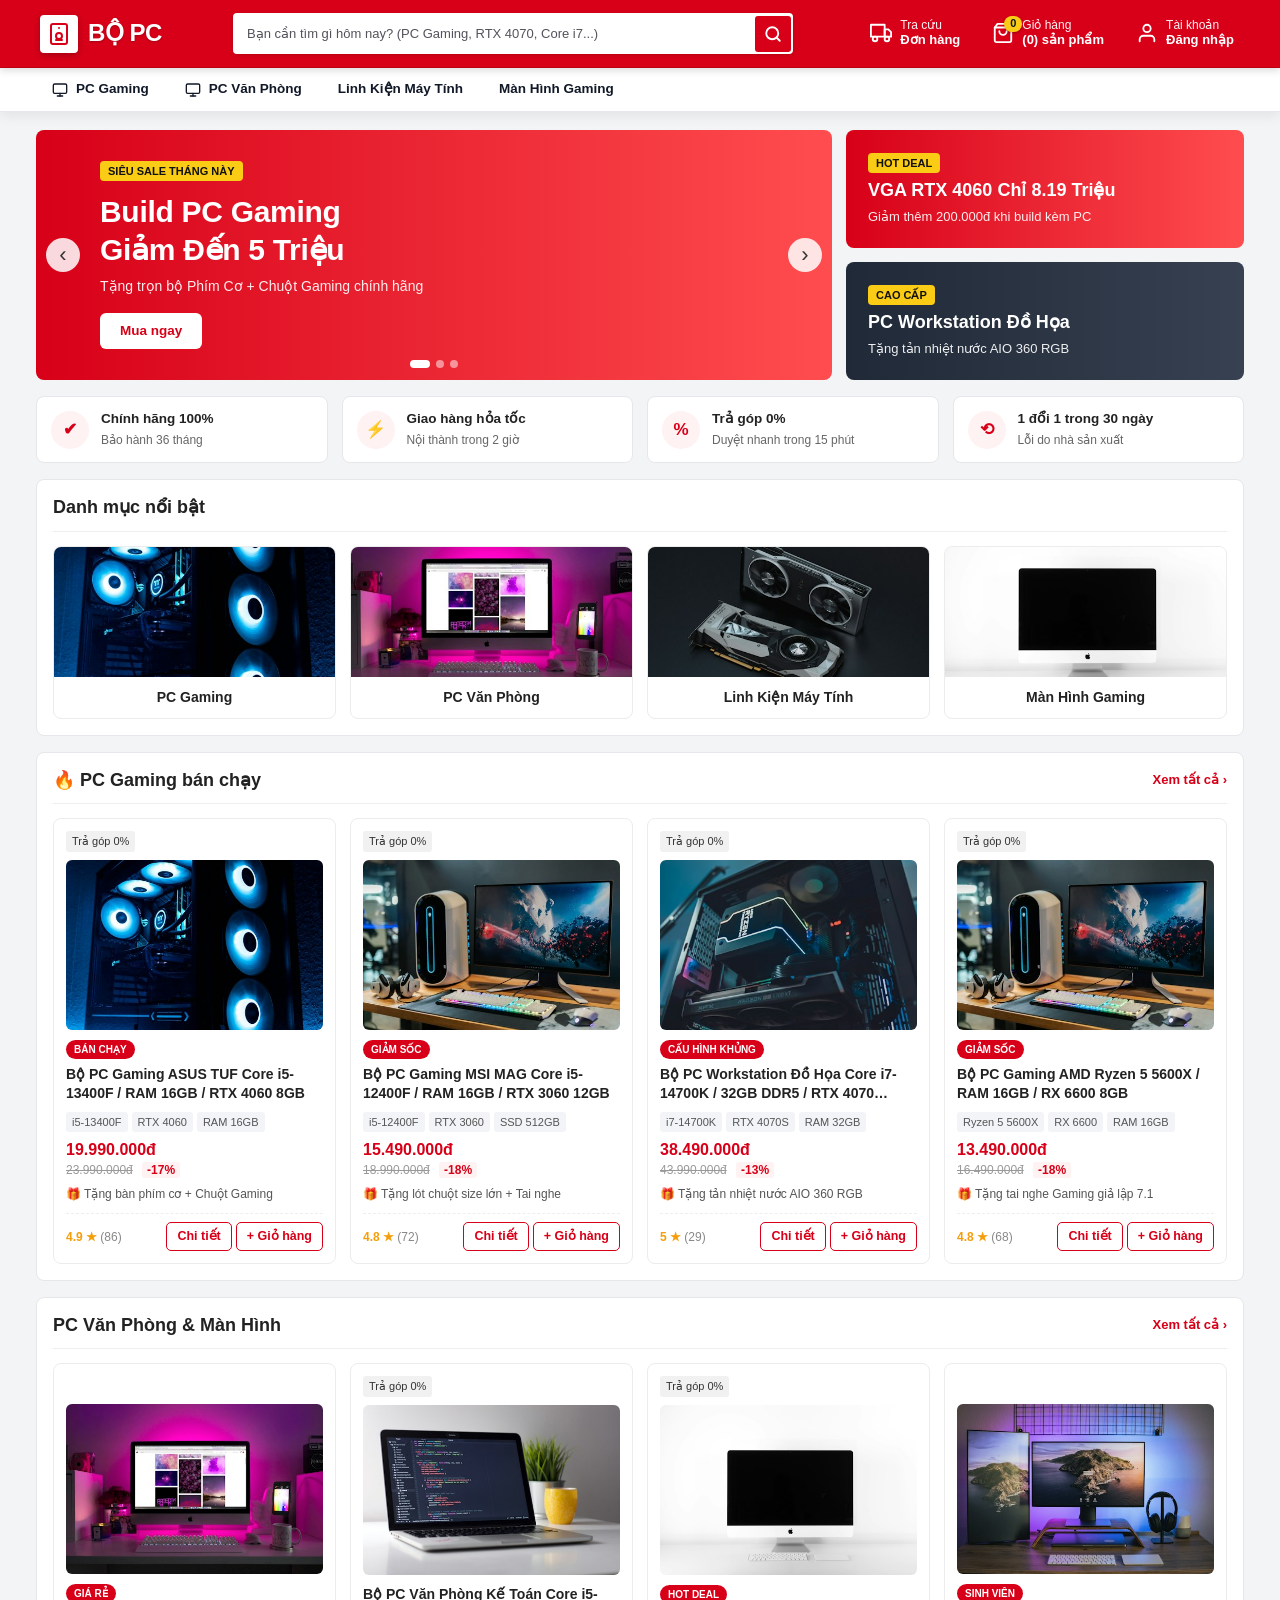
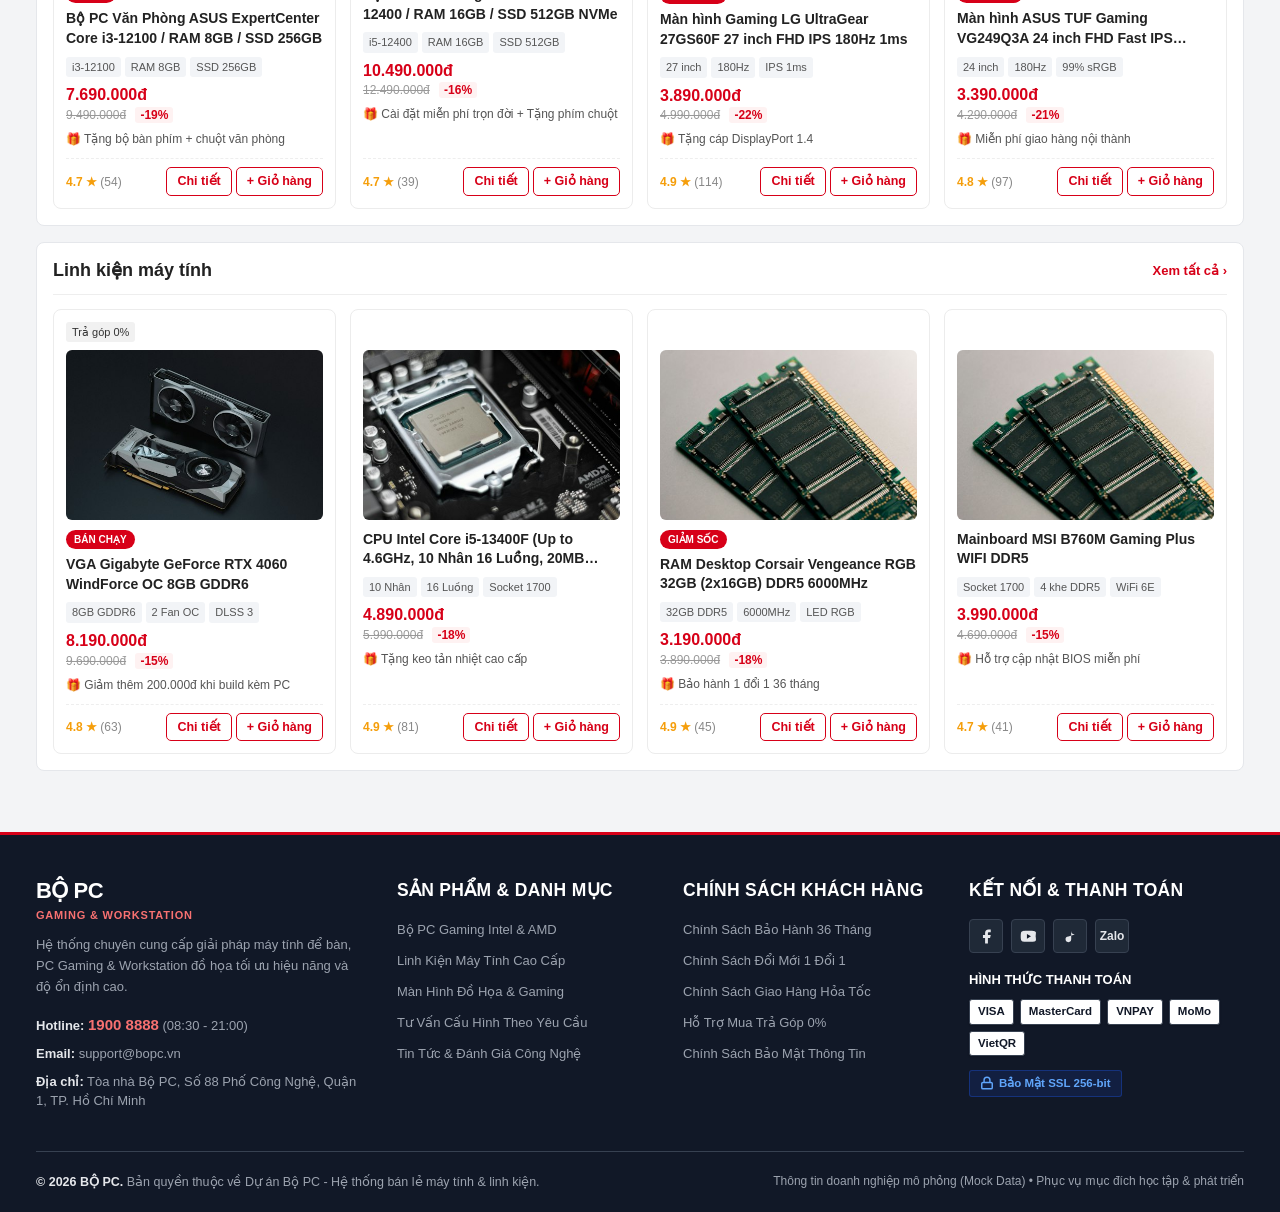
<file: trangchu.html>
<!DOCTYPE html>
<html lang="vi">
<head>
  <meta charset="UTF-8">
  <meta name="viewport" content="width=device-width, initial-scale=1.0">
  <title>Trang Chủ - BỘ PC Gaming &amp; Linh Kiện Máy Tính</title>
  <meta name="description" content="Bộ PC - Chuyên cung cấp PC Gaming, PC Văn Phòng, Màn hình và Linh kiện máy tính chính hãng 100%.">
  <link rel="stylesheet" href="css/style.css">
  <link rel="stylesheet" href="css/san-pham.css">
  <link rel="stylesheet" href="css/trang-chu.css">
</head>
<body>

  <!-- Header dung chung cua nhom -->
  <header id="top-header">
    <div class="container header-wrapper">

      <a href="trangchu.html" class="brand-logo" aria-label="Bộ PC Trang Chủ">
        <div class="logo-icon-wrapper">
          <svg viewBox="0 0 24 24" fill="none" stroke="currentColor" stroke-width="2" stroke-linecap="round" stroke-linejoin="round">
            <rect x="4" y="2" width="16" height="20" rx="2"></rect>
            <circle cx="12" cy="14" r="3"></circle>
            <line x1="12" y1="6" x2="12.01" y2="6"></line>
            <line x1="9" y1="18" x2="15" y2="18"></line>
          </svg>
        </div>
        <span class="logo-brand-name">Bộ PC</span>
      </a>

      <div class="header-search">
        <form class="search-form" action="san-pham.html" method="get" role="search">
          <input
            type="search"
            class="search-input"
            placeholder="Bạn cần tìm gì hôm nay? (PC Gaming, RTX 4070, Core i7...)"
            aria-label="Tìm kiếm sản phẩm"
          >
          <button type="submit" class="search-submit-btn" aria-label="Tìm kiếm">
            <svg viewBox="0 0 24 24" fill="none" stroke="currentColor" stroke-width="2.5" stroke-linecap="round" stroke-linejoin="round">
              <circle cx="11" cy="11" r="8"></circle>
              <line x1="21" y1="21" x2="16.65" y2="16.65"></line>
            </svg>
          </button>
        </form>
      </div>

      <div class="header-actions">

        <a href="#tracking" class="action-item" title="Tra cứu tiến độ giao hàng">
          <div class="action-icon-box">
            <svg viewBox="0 0 24 24" fill="none" stroke="currentColor" stroke-width="2" stroke-linecap="round" stroke-linejoin="round">
              <rect x="1" y="3" width="15" height="13"></rect>
              <polygon points="16 8 20 8 23 11 23 16 16 16 8"></polygon>
              <circle cx="5.5" cy="18.5" r="2.5"></circle>
              <circle cx="18.5" cy="18.5" r="2.5"></circle>
            </svg>
          </div>
          <div class="action-text">
            <span class="action-label">Tra cứu</span>
            <span class="action-value">Đơn hàng</span>
          </div>
        </a>

        <a href="#cart" class="action-item action-cart" title="Giỏ hàng của bạn">
          <div class="action-icon-box">
            <svg viewBox="0 0 24 24" fill="none" stroke="currentColor" stroke-width="2" stroke-linecap="round" stroke-linejoin="round">
              <path d="M6 2L3 6v14a2 2 0 0 0 2 2h14a2 2 0 0 0 2-2V6l-3-4z"></path>
              <line x1="3" y1="6" x2="21" y2="6"></line>
              <path d="M16 10a4 4 0 0 1-8 0"></path>
            </svg>
            <span class="cart-badge">0</span>
          </div>
          <div class="action-text">
            <span class="action-label">Giỏ hàng</span>
            <span class="action-value">(0) sản phẩm</span>
          </div>
        </a>

        <a href="#account" class="action-item" title="Đăng nhập hoặc đăng ký tài khoản" data-auth-modal="login">
          <div class="action-icon-box">
            <svg viewBox="0 0 24 24" fill="none" stroke="currentColor" stroke-width="2" stroke-linecap="round" stroke-linejoin="round">
              <path d="M20 21v-2a4 4 0 0 0-4-4H8a4 4 0 0 0-4 4v2"></path>
              <circle cx="12" cy="7" r="4"></circle>
            </svg>
          </div>
          <div class="action-text">
            <span class="action-label">Tài khoản</span>
            <span class="action-value">Đăng nhập</span>
          </div>
        </a>

      </div>
    </div>
  </header>

  <!-- Navbar dung chung cua nhom -->
  <nav id="main-navbar" aria-label="Điều hướng chính">
    <div class="container navbar-container">
      <ul class="nav-links-list">

        <li class="nav-item">
          <a href="san-pham.html" class="nav-link" onclick="localStorage.setItem('danhMucChonTuNgoai', 'pc-gaming')">
            <svg viewBox="0 0 24 24" fill="none" stroke="currentColor" stroke-width="2" stroke-linecap="round" stroke-linejoin="round">
              <rect x="2" y="3" width="20" height="14" rx="2"></rect>
              <line x1="8" y1="21" x2="16" y2="21"></line>
              <line x1="12" y1="17" x2="12" y2="21"></line>
            </svg>
            <span>PC Gaming</span>
          </a>
        </li>

        <li class="nav-item">
          <a href="san-pham.html" class="nav-link" onclick="localStorage.setItem('danhMucChonTuNgoai', 'pc-office')">
            <svg viewBox="0 0 24 24" fill="none" stroke="currentColor" stroke-width="2" stroke-linecap="round" stroke-linejoin="round">
              <rect x="2" y="3" width="20" height="14" rx="2"></rect>
              <path d="M8 21h8"></path>
              <path d="M12 17v4"></path>
            </svg>
            <span>PC Văn Phòng</span>
          </a>
        </li>

        <li class="nav-item">
          <a href="san-pham.html" class="nav-link" onclick="localStorage.setItem('danhMucChonTuNgoai', 'hardware')">
            <span>Linh Kiện Máy Tính</span>
          </a>
        </li>

        <li class="nav-item">
          <a href="san-pham.html" class="nav-link" onclick="localStorage.setItem('danhMucChonTuNgoai', 'monitors')">
            <span>Màn Hình Gaming</span>
          </a>
        </li>

      </ul>
    </div>
  </nav>

  <!-- phan main trang chu -->
  <main class="trang-chu">
    <div class="container">

      <!-- banner dau trang: slide to + 2 banner nho -->
      <section class="khu-hero">
        <div class="slide-lon" id="slideLon">
          <div class="slide-item slide-do hien">
            <span class="tag-banner">SIÊU SALE THÁNG NÀY</span>
            <h2>Build PC Gaming<br>Giảm Đến 5 Triệu</h2>
            <p>Tặng trọn bộ Phím Cơ + Chuột Gaming chính hãng</p>
            <a href="san-pham.html" class="nut-hero">Mua ngay</a>
          </div>
          <div class="slide-item slide-den">
            <span class="tag-banner">ƯU ĐÃI SINH VIÊN</span>
            <h2>Hỗ Trợ Trả Góp<br>0% Lãi Suất</h2>
            <p>Bảo hành 1 đổi 1 - Giao lắp tận nơi miễn phí</p>
            <a href="san-pham.html" class="nut-hero">Xem sản phẩm</a>
          </div>
          <div class="slide-item slide-xanh">
            <span class="tag-banner">MÀN HÌNH GAMING</span>
            <h2>Màn Hình 180Hz<br>Chỉ Từ 3.39 Triệu</h2>
            <p>Tặng cáp DisplayPort + giao hàng nội thành miễn phí</p>
            <a href="san-pham.html" class="nut-hero">Xem ngay</a>
          </div>

          <button type="button" class="nut-slide nut-slide-trai" onclick="doiSlide(-1)" aria-label="Slide trước">&lsaquo;</button>
          <button type="button" class="nut-slide nut-slide-phai" onclick="doiSlide(1)" aria-label="Slide sau">&rsaquo;</button>
          <div class="cham-slide" id="chamSlide"></div>
        </div>

        <div class="cot-banner-nho">
          <div class="o-banner banner-do">
            <div>
              <span class="tag-banner">HOT DEAL</span>
              <h3>VGA RTX 4060 Chỉ 8.19 Triệu</h3>
              <p>Giảm thêm 200.000đ khi build kèm PC</p>
            </div>
          </div>
          <div class="o-banner banner-den">
            <div>
              <span class="tag-banner">CAO CẤP</span>
              <h3>PC Workstation Đồ Họa</h3>
              <p>Tặng tản nhiệt nước AIO 360 RGB</p>
            </div>
          </div>
        </div>
      </section>

      <!-- cam ket cua hang -->
      <section class="hang-cam-ket">
        <div class="o-cam-ket">
          <div class="icon-cam-ket">✔</div>
          <div><b>Chính hãng 100%</b><span>Bảo hành 36 tháng</span></div>
        </div>
        <div class="o-cam-ket">
          <div class="icon-cam-ket">⚡</div>
          <div><b>Giao hàng hỏa tốc</b><span>Nội thành trong 2 giờ</span></div>
        </div>
        <div class="o-cam-ket">
          <div class="icon-cam-ket">%</div>
          <div><b>Trả góp 0%</b><span>Duyệt nhanh trong 15 phút</span></div>
        </div>
        <div class="o-cam-ket">
          <div class="icon-cam-ket">⟲</div>
          <div><b>1 đổi 1 trong 30 ngày</b><span>Lỗi do nhà sản xuất</span></div>
        </div>
      </section>

      <!-- danh muc noi bat -->
      <section class="hop-ds-sp khoi-trang-chu">
        <div class="dau-khoi">
          <h2>Danh mục nổi bật</h2>
        </div>
        <div class="luoi-danh-muc">
          <a href="san-pham.html" class="the-danh-muc" onclick="localStorage.setItem('danhMucChonTuNgoai', 'pc-gaming')">
            <img src="img/pc-gaming-1.jpg" alt="PC Gaming">
            <span>PC Gaming</span>
          </a>
          <a href="san-pham.html" class="the-danh-muc" onclick="localStorage.setItem('danhMucChonTuNgoai', 'pc-office')">
            <img src="img/pc-office-1.jpg" alt="PC Văn Phòng">
            <span>PC Văn Phòng</span>
          </a>
          <a href="san-pham.html" class="the-danh-muc" onclick="localStorage.setItem('danhMucChonTuNgoai', 'hardware')">
            <img src="img/vga-rtx.jpg" alt="Linh kiện máy tính">
            <span>Linh Kiện Máy Tính</span>
          </a>
          <a href="san-pham.html" class="the-danh-muc" onclick="localStorage.setItem('danhMucChonTuNgoai', 'monitors')">
            <img src="img/monitor-1.jpg" alt="Màn hình gaming">
            <span>Màn Hình Gaming</span>
          </a>
        </div>
      </section>

      <!-- cac khoi san pham do tu js -->
      <section class="hop-ds-sp khoi-trang-chu">
        <div class="dau-khoi">
          <h2>🔥 PC Gaming bán chạy</h2>
          <a href="san-pham.html" class="xem-tat-ca" onclick="localStorage.setItem('danhMucChonTuNgoai', 'pc-gaming')">Xem tất cả &rsaquo;</a>
        </div>
        <div id="khungPcGaming" class="luoi-san-pham"></div>
      </section>

      <section class="hop-ds-sp khoi-trang-chu">
        <div class="dau-khoi">
          <h2>PC Văn Phòng &amp; Màn Hình</h2>
          <a href="san-pham.html" class="xem-tat-ca">Xem tất cả &rsaquo;</a>
        </div>
        <div id="khungVanPhong" class="luoi-san-pham"></div>
      </section>

      <section class="hop-ds-sp khoi-trang-chu">
        <div class="dau-khoi">
          <h2>Linh kiện máy tính</h2>
          <a href="san-pham.html" class="xem-tat-ca" onclick="localStorage.setItem('danhMucChonTuNgoai', 'hardware')">Xem tất cả &rsaquo;</a>
        </div>
        <div id="khungLinhKien" class="luoi-san-pham"></div>
      </section>

    </div>
  </main>

  <!-- Footer dung chung cua nhom -->
  <footer class="site-footer">
    <div class="container">
      <div class="footer-main-grid">

        <div class="footer-col footer-col-brand">
          <div class="footer-brand-title">
            <span class="brand-text">BỘ PC</span>
            <span class="brand-sub">Gaming &amp; Workstation</span>
          </div>
          <p class="footer-brand-desc">
            Hệ thống chuyên cung cấp giải pháp máy tính để bàn, PC Gaming &amp; Workstation đồ họa tối ưu hiệu năng và độ ổn định cao.
          </p>
          <div class="footer-contact-info">
            <p><strong>Hotline:</strong> <span class="hotline-val">1900 8888</span> (08:30 - 21:00)</p>
            <p><strong>Email:</strong> support@bopc.vn</p>
            <p><strong>Địa chỉ:</strong> Tòa nhà Bộ PC, Số 88 Phố Công Nghệ, Quận 1, TP. Hồ Chí Minh</p>
          </div>
        </div>

        <div class="footer-col">
          <h4 class="footer-col-title">Sản Phẩm &amp; Danh Mục</h4>
          <ul class="footer-link-list">
            <li><a href="#pc-gaming">Bộ PC Gaming Intel &amp; AMD</a></li>
            <li><a href="#hardware">Linh Kiện Máy Tính Cao Cấp</a></li>
            <li><a href="#monitors">Màn Hình Đồ Họa &amp; Gaming</a></li>
            <li><a href="#custom-pc">Tư Vấn Cấu Hình Theo Yêu Cầu</a></li>
            <li><a href="#news">Tin Tức &amp; Đánh Giá Công Nghệ</a></li>
          </ul>
        </div>

        <div class="footer-col">
          <h4 class="footer-col-title">Chính Sách Khách Hàng</h4>
          <ul class="footer-link-list">
            <li><a href="#warranty">Chính Sách Bảo Hành 36 Tháng</a></li>
            <li><a href="#returns">Chính Sách Đổi Mới 1 Đổi 1</a></li>
            <li><a href="#shipping">Chính Sách Giao Hàng Hỏa Tốc</a></li>
            <li><a href="#installment">Hỗ Trợ Mua Trả Góp 0%</a></li>
            <li><a href="#privacy">Chính Sách Bảo Mật Thông Tin</a></li>
          </ul>
        </div>

        <div class="footer-col">
          <h4 class="footer-col-title">Kết Nối &amp; Thanh Toán</h4>

          <div class="social-icons-group">
            <a href="#facebook" class="social-badge" aria-label="Facebook">
              <svg viewBox="0 0 24 24" fill="currentColor">
                <path d="M18 2h-3a5 5 0 0 0-5 5v3H7v4h3v8h4v-8h3l1-4h-4V7a1 1 0 0 1 1-1h3z"></path>
              </svg>
            </a>
            <a href="#youtube" class="social-badge" aria-label="YouTube">
              <svg viewBox="0 0 24 24" fill="currentColor">
                <path d="M22.54 6.42a2.78 2.78 0 0 0-1.94-2C18.88 4 12 4 12 4s-6.88 0-8.6.46a2.78 2.78 0 0 0-1.94 2A29 29 0 0 0 1 11.75a29 29 0 0 0 .46 5.33A2.78 2.78 0 0 0 3.4 19c1.72.46 8.6.46 8.6.46s6.88 0 8.6-.46a2.78 2.78 0 0 0 1.94-2 29 29 0 0 0-.46-5.33z"></path>
                <polygon points="9.75 15.02 15.5 11.75 9.75 8.48 9.75 15.02" fill="#111827"></polygon>
              </svg>
            </a>
            <a href="#tiktok" class="social-badge" aria-label="TikTok">
              <svg viewBox="0 0 24 24" fill="currentColor">
                <path d="M9 12a4 4 0 1 0 4 4V4a5 5 0 0 0 5 5"></path>
              </svg>
            </a>
            <a href="#zalo" class="social-badge" aria-label="Zalo OA">
              <span style="font-size: 12px; font-weight: 800;">Zalo</span>
            </a>
          </div>

          <h5 class="footer-sub-title">Hình Thức Thanh Toán</h5>
          <div class="badge-grid">
            <span class="partner-chip">VISA</span>
            <span class="partner-chip">MasterCard</span>
            <span class="partner-chip">VNPAY</span>
            <span class="partner-chip">MoMo</span>
            <span class="partner-chip">VietQR</span>
          </div>

          <div class="cert-seals">
            <div class="seal-ssl">
              <svg width="14" height="14" viewBox="0 0 24 24" fill="none" stroke="currentColor" stroke-width="2.5">
                <rect x="3" y="11" width="18" height="11" rx="2" ry="2"></rect>
                <path d="M7 11V7a5 5 0 0 1 10 0v4"></path>
              </svg>
              <span>Bảo Mật SSL 256-bit</span>
            </div>
          </div>
        </div>

      </div>

      <div class="footer-bottom-bar">
        <div class="footer-bottom-inner">
          <p class="copyright-text">
            <strong>&copy; 2026 BỘ PC.</strong> Bản quyền thuộc về Dự án Bộ PC - Hệ thống bán lẻ máy tính &amp; linh kiện.
          </p>
          <p class="mock-data-note">
            Thông tin doanh nghiệp mô phỏng (Mock Data) • Phục vụ mục đích học tập &amp; phát triển
          </p>
        </div>
      </div>
    </div>
  </footer>

  <script>
    document.addEventListener('DOMContentLoaded', function () {
      const navLinks = document.querySelectorAll('#main-navbar .nav-link');
      navLinks.forEach(function (link) {
        link.addEventListener('click', function (e) {
          navLinks.forEach(function (item) {
            item.classList.remove('active');
          });
          this.classList.add('active');
        });
      });
    });
  </script>

  <script src="js/auth-modal.js"></script>
  <script src="js/trang-chu.js"></script>

</body>
</html>
</file>
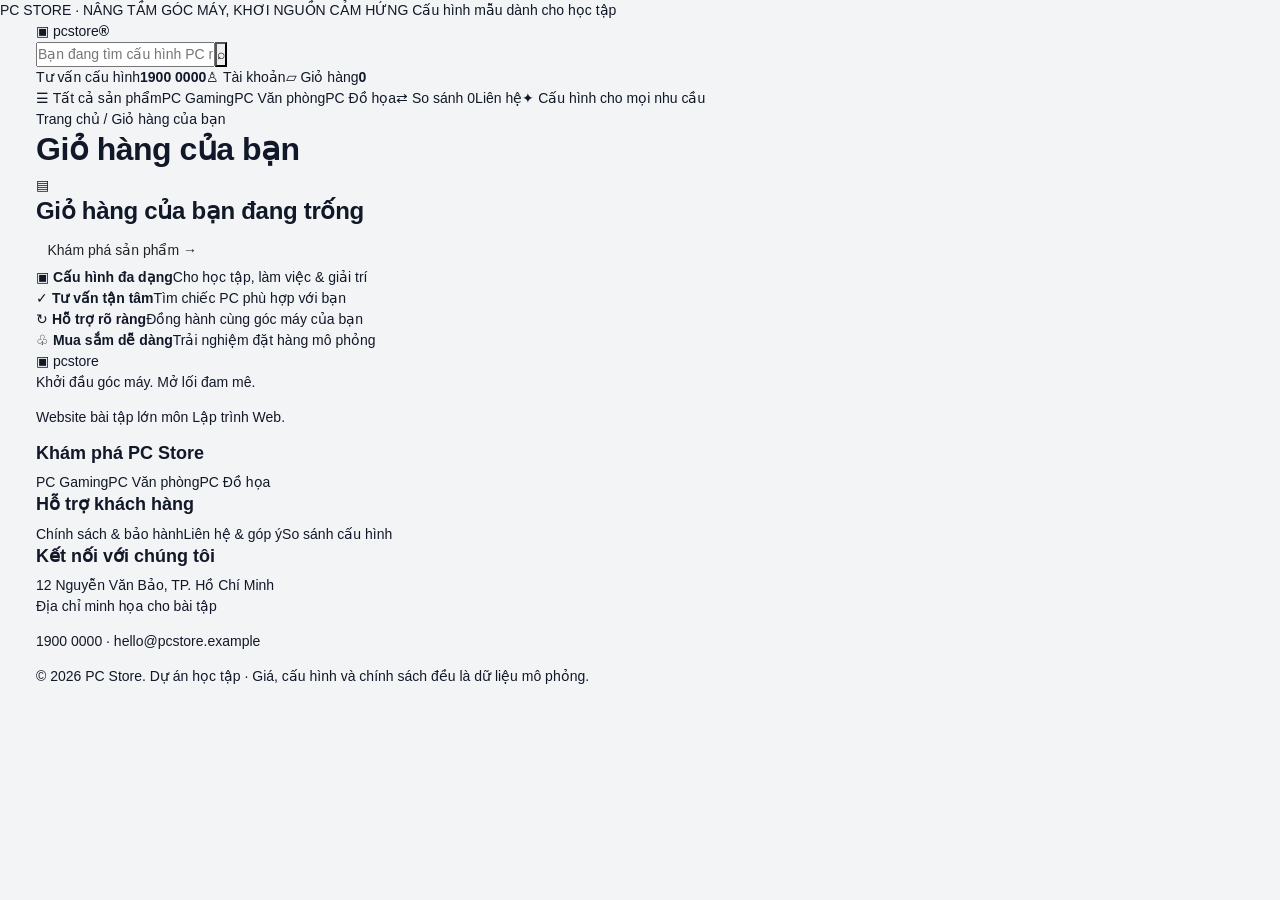
<file: html/cart.html>
<!doctype html>
<html lang="vi">
  <head>
    <meta charset="utf-8" />
    <meta name="viewport" content="width=device-width,initial-scale=1" />
    <meta
      name="description"
      content="PC Store – Website mô phỏng bán máy tính cho bài tập lớn Lập trình Web."
    />
    <title>Giỏ hàng của bạn | PC Store</title>
    <link rel="icon" href="../img/favicon.svg" type="image/svg+xml" />
    <link rel="stylesheet" href="../css/bootstrap.min.css" />
    <link rel="stylesheet" href="../css/style.css" />
  </head>
  <body>
    <div id="site-header"></div>
    <main class="container">
      <div class="breadcrumbs">
        <a href="index.html">Trang chủ</a> / Giỏ hàng của bạn
      </div>
      <h1 class="page-heading">Giỏ hàng của bạn</h1>
      <div id="cart-content"></div>
    </main>
    <div id="site-footer"></div>
    <div id="notice" aria-live="polite"></div>
    <script src="../js/jquery-3.7.1.min.js"></script>
    <script src="../js/bootstrap.bundle.min.js"></script>
    <script src="../js/products-data.js"></script>
    <script src="../js/common.js"></script>
    <script src="../js/validation.js"></script>
    <script src="../js/products.js"></script>
    <script src="../js/cart.js"></script>
    <script src="../js/compare.js"></script>
    <script src="../js/auth.js"></script>
    <script src="../js/checkout.js"></script>
    <script src="../js/contact.js"></script>
  </body>
</html>
</file>
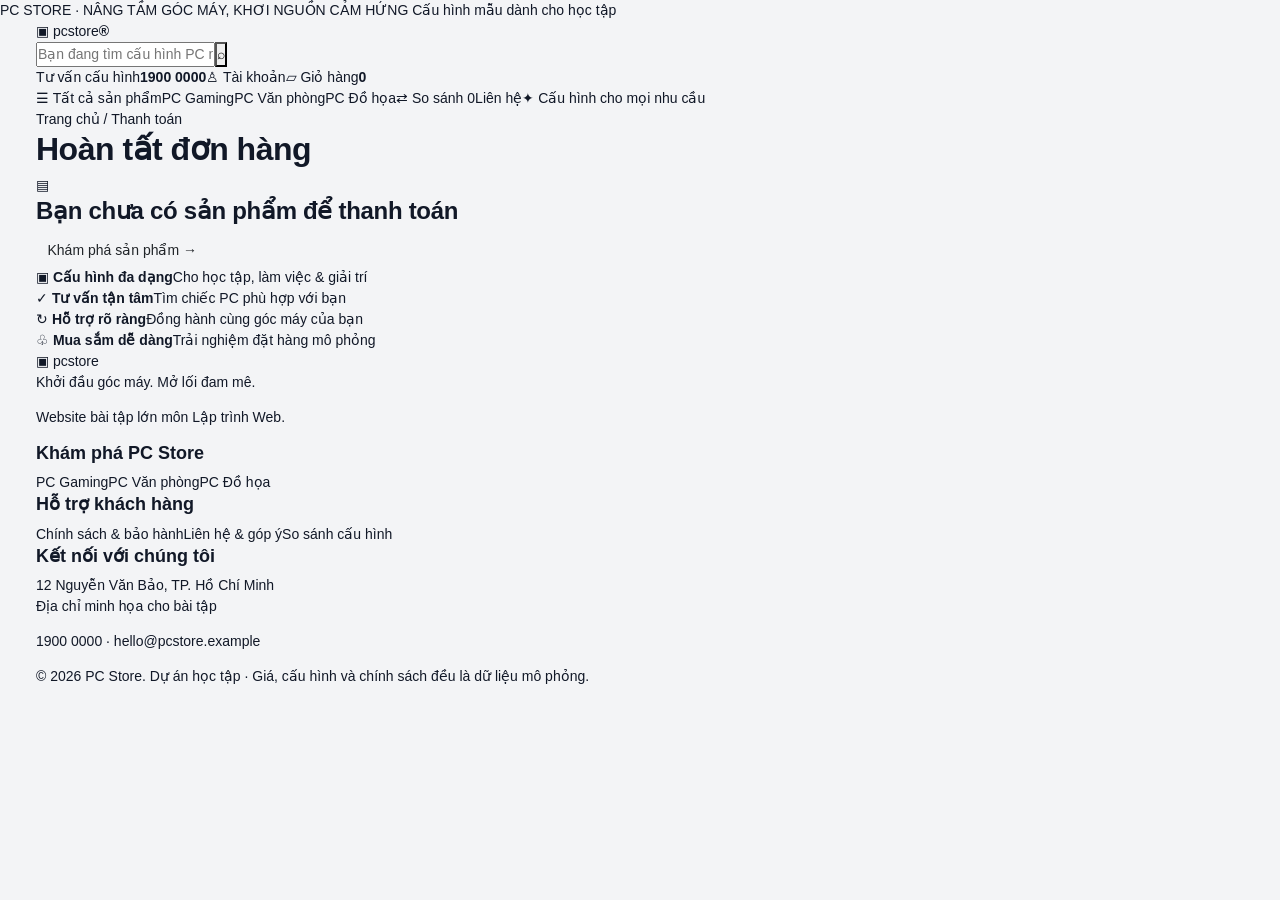
<file: html/checkout.html>
<!doctype html>
<html lang="vi">
  <head>
    <meta charset="utf-8" />
    <meta name="viewport" content="width=device-width,initial-scale=1" />
    <meta
      name="description"
      content="PC Store – Website mô phỏng bán máy tính cho bài tập lớn Lập trình Web."
    />
    <title>Thanh toán | PC Store</title>
    <link rel="icon" href="../img/favicon.svg" type="image/svg+xml" />
    <link rel="stylesheet" href="../css/bootstrap.min.css" />
    <link rel="stylesheet" href="../css/style.css" />
  </head>
  <body>
    <div id="site-header"></div>
    <main class="container">
      <div class="breadcrumbs">
        <a href="index.html">Trang chủ</a> / Thanh toán
      </div>
      <h1 class="page-heading">Hoàn tất đơn hàng</h1>
      <div id="checkout-content" class="shopping-layout">
        <section class="panel">
          <h2>Thông tin người nhận</h2>
          <form id="checkout-form" class="validated-form" novalidate>
            <div class="form-group">
              <label class="form-label" for="fullName">Họ và tên</label>
              <input
                class="form-control"
                id="fullName"
                name="fullName"
                type="text"
                aria-describedby="fullName-error"
                autocomplete="name"
                maxlength="70"
              />
              <div id="fullName-error" class="invalid-feedback"></div>
            </div>
            <div class="form-group">
              <label class="form-label" for="phone">Số điện thoại</label>
              <input
                class="form-control"
                id="phone"
                name="phone"
                type="tel"
                aria-describedby="phone-error"
                autocomplete="tel"
                maxlength="10"
                placeholder="09xxxxxxxx"
              />
              <div id="phone-error" class="invalid-feedback"></div>
            </div>
            <div class="form-group">
              <label class="form-label" for="address">Địa chỉ nhận hàng</label>
              <input
                class="form-control"
                id="address"
                name="address"
                type="text"
                aria-describedby="address-error"
                autocomplete="street-address"
                maxlength="250"
              />
              <div id="address-error" class="invalid-feedback"></div>
            </div>
            <h2 class="mt-4">Phương thức thanh toán</h2>
            <div class="form-check">
              <input
                class="form-check-input"
                type="radio"
                name="payment"
                value="cod"
                id="cod"
                checked
              />
              <label class="form-check-label" for="cod"
                >Thanh toán khi nhận hàng (COD)</label
              >
            </div>
            <div class="form-check">
              <input
                class="form-check-input"
                type="radio"
                name="payment"
                value="bank"
                id="bank"
              />
              <label class="form-check-label" for="bank"
                >Chuyển khoản mô phỏng</label
              >
            </div>
            <div id="bank-info" class="demo-note">
              Chế độ mô phỏng: không chuyển tiền thật. Đơn hàng chỉ được lưu
              trong trình duyệt.
            </div>
            <button class="btn btn-yellow w-100 mt-3" type="submit">
              Xác nhận đặt hàng →
            </button>
            <p class="small-note">
              Không có giao dịch thật trên website bài tập.
            </p>
          </form>
        </section>
        <aside class="panel order-summary" id="checkout-summary"></aside>
      </div>
    </main>
    <div id="site-footer"></div>
    <div id="notice" aria-live="polite"></div>
    <script src="../js/jquery-3.7.1.min.js"></script>
    <script src="../js/bootstrap.bundle.min.js"></script>
    <script src="../js/products-data.js"></script>
    <script src="../js/common.js"></script>
    <script src="../js/validation.js"></script>
    <script src="../js/products.js"></script>
    <script src="../js/cart.js"></script>
    <script src="../js/compare.js"></script>
    <script src="../js/auth.js"></script>
    <script src="../js/checkout.js"></script>
    <script src="../js/contact.js"></script>
  </body>
</html>
</file>
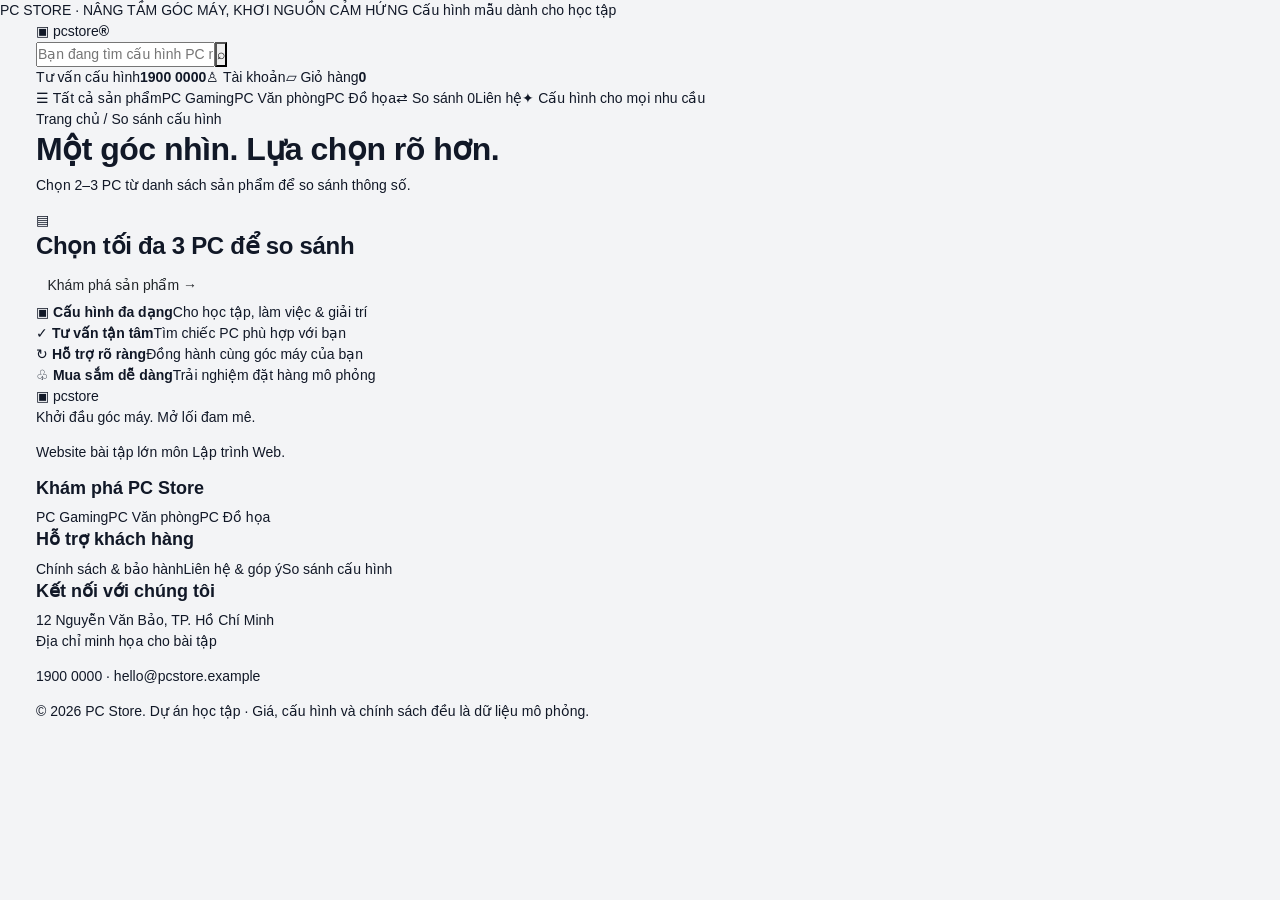
<file: html/compare.html>
<!doctype html>
<html lang="vi">
  <head>
    <meta charset="utf-8" />
    <meta name="viewport" content="width=device-width,initial-scale=1" />
    <meta
      name="description"
      content="PC Store – Website mô phỏng bán máy tính cho bài tập lớn Lập trình Web."
    />
    <title>So sánh cấu hình | PC Store</title>
    <link rel="icon" href="../img/favicon.svg" type="image/svg+xml" />
    <link rel="stylesheet" href="../css/bootstrap.min.css" />
    <link rel="stylesheet" href="../css/style.css" />
  </head>
  <body>
    <div id="site-header"></div>
    <main class="container">
      <div class="breadcrumbs">
        <a href="index.html">Trang chủ</a> / So sánh cấu hình
      </div>
      <div class="page-intro">
        <h1 class="page-heading">Một góc nhìn. Lựa chọn rõ hơn.</h1>
        <p class="muted">
          Chọn 2–3 PC từ danh sách sản phẩm để so sánh thông số.
        </p>
      </div>
      <div id="compare-content"></div>
    </main>
    <div id="site-footer"></div>
    <div id="notice" aria-live="polite"></div>
    <script src="../js/jquery-3.7.1.min.js"></script>
    <script src="../js/bootstrap.bundle.min.js"></script>
    <script src="../js/products-data.js"></script>
    <script src="../js/common.js"></script>
    <script src="../js/validation.js"></script>
    <script src="../js/products.js"></script>
    <script src="../js/cart.js"></script>
    <script src="../js/compare.js"></script>
    <script src="../js/auth.js"></script>
    <script src="../js/checkout.js"></script>
    <script src="../js/contact.js"></script>
  </body>
</html>
</file>
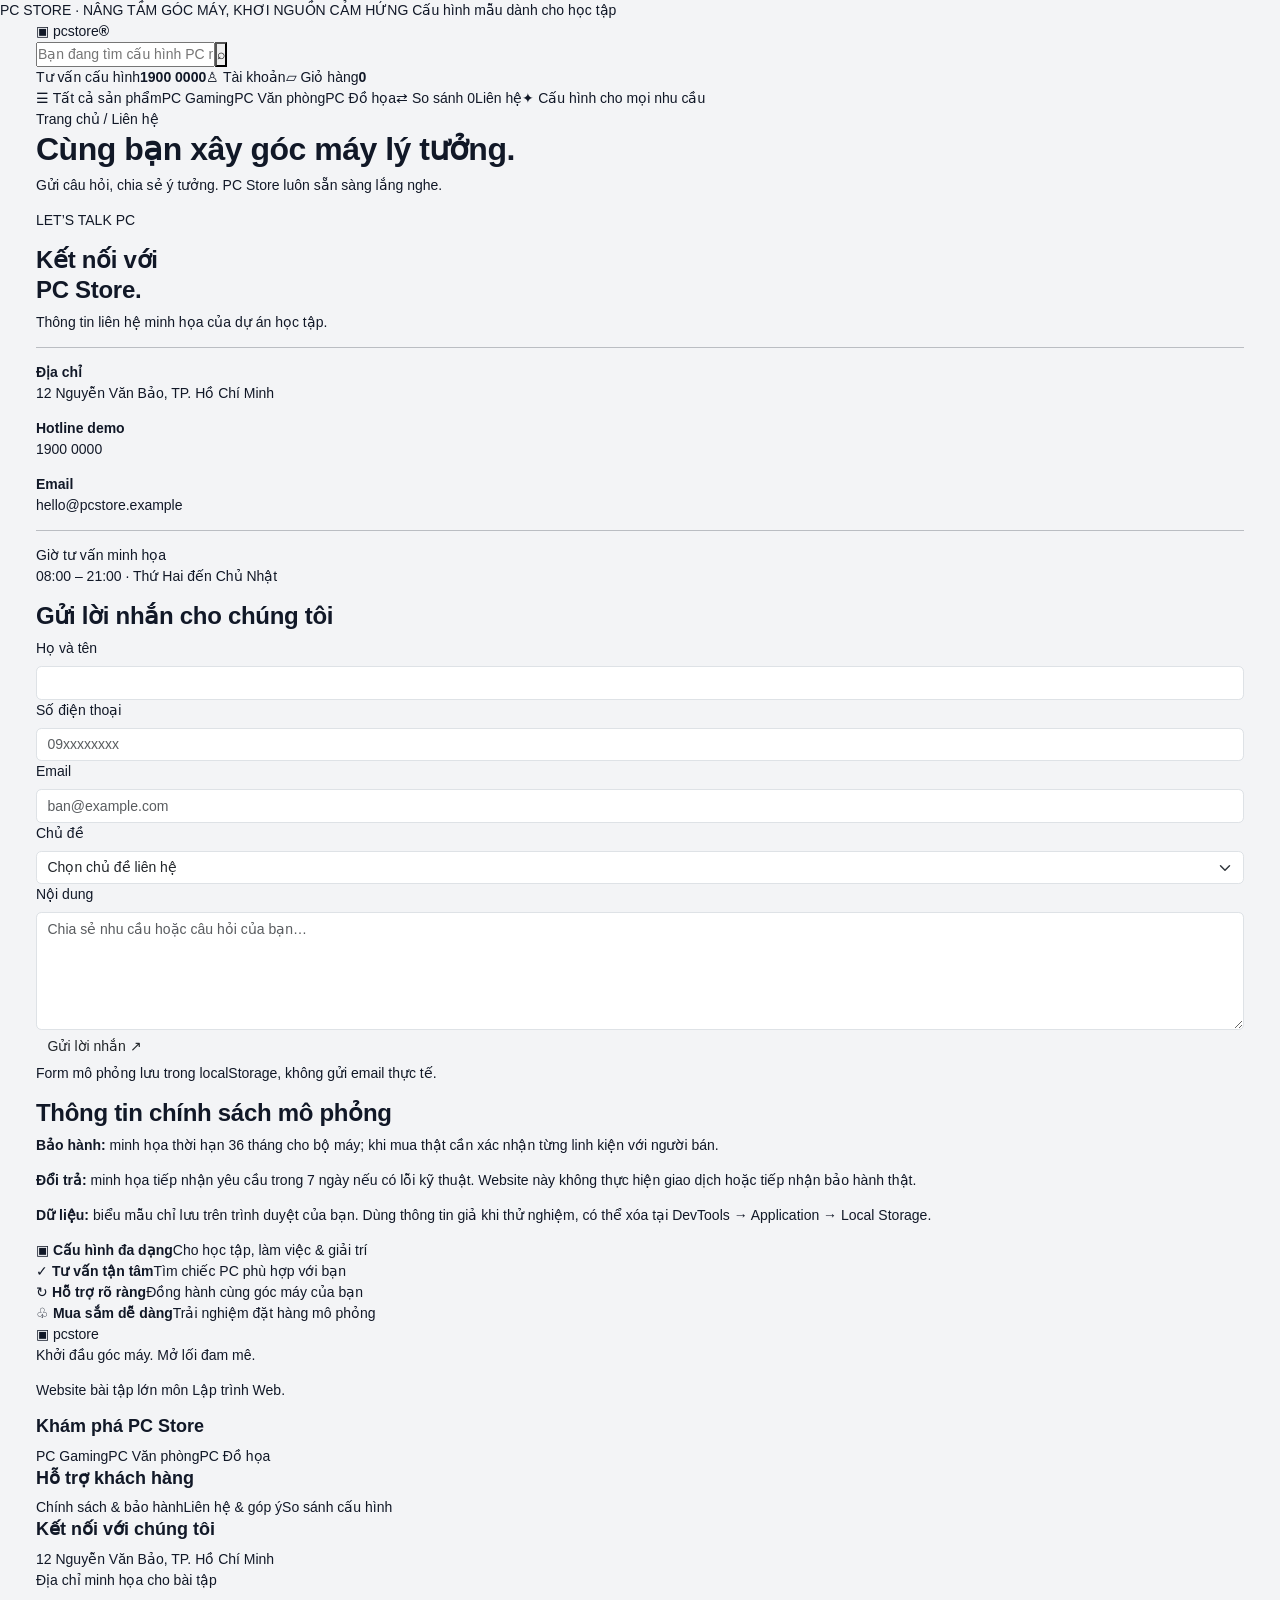
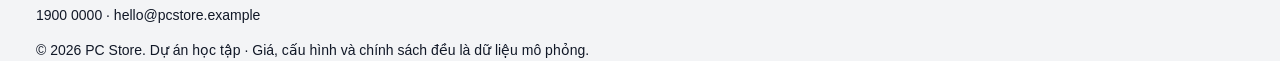
<file: html/contact.html>
<!doctype html>
<html lang="vi">
<head>
<meta charset="utf-8">
<meta name="viewport" content="width=device-width,initial-scale=1">
<meta name="description" content="PC Store – Website mô phỏng bán máy tính cho bài tập lớn Lập trình Web.">
<title>Liên hệ | PC Store</title>
<link rel="icon" href="../img/favicon.svg" type="image/svg+xml">
<link rel="stylesheet" href="../css/bootstrap.min.css">
<link rel="stylesheet" href="../css/style.css">
</head>
<body>
<div id="site-header">
</div>
<main class="container">
<div class="breadcrumbs">
<a href="index.html">Trang chủ</a> / Liên hệ</div>
<div class="page-intro">
<h1 class="page-heading">Cùng bạn xây góc máy lý tưởng.</h1>
<p class="muted">Gửi câu hỏi, chia sẻ ý tưởng. PC Store luôn sẵn sàng lắng nghe.</p>
</div>
<div class="contact-layout">
<section class="contact-info">
<span class="eyebrow">LET’S TALK PC</span>
<h2 class="mt-3">Kết nối với<br>PC Store.</h2>
<p>Thông tin liên hệ minh họa của dự án học tập.</p>
<hr>
<p>
<strong>Địa chỉ</strong>
<br>12 Nguyễn Văn Bảo, TP. Hồ Chí Minh</p>
<p>
<strong>Hotline demo</strong>
<br>1900 0000</p>
<p>
<strong>Email</strong>
<br>hello@pcstore.example</p>
<hr>
<p>Giờ tư vấn minh họa<br>08:00 – 21:00 · Thứ Hai đến Chủ Nhật</p>
</section>
<section class="panel">
<h2>Gửi lời nhắn cho chúng tôi</h2>
<div id="form-message" aria-live="polite">
</div>
<form id="contact-form" class="validated-form" novalidate>
<div class="two-fields">
<div class="form-group">
<label class="form-label" for="fullName">Họ và tên</label>
<input class="form-control" id="fullName" name="fullName" type="text" aria-describedby="fullName-error" autocomplete="name" maxlength="70" required>
<div id="fullName-error" class="invalid-feedback">
</div>
</div>
<div class="form-group">
<label class="form-label" for="phone">Số điện thoại</label>
<input class="form-control" id="phone" name="phone" type="tel" inputmode="numeric" aria-describedby="phone-error" autocomplete="tel" maxlength="10" placeholder="09xxxxxxxx" required>
<div id="phone-error" class="invalid-feedback">
</div>
</div>
</div>
<div class="form-group">
<label class="form-label" for="email">Email</label>
<input class="form-control" id="email" name="email" type="email" aria-describedby="email-error" autocomplete="email" maxlength="120" placeholder="ban@example.com" required>
<div id="email-error" class="invalid-feedback">
</div>
</div>
<div class="form-group">
<label class="form-label" for="subject">Chủ đề</label>
<select id="subject" name="subject" class="form-select" aria-describedby="subject-error" required>
<option value="">Chọn chủ đề liên hệ</option>
<option value="consult">Tư vấn cấu hình</option>
<option value="order">Hỗ trợ đơn hàng</option>
<option value="feedback">Góp ý website</option>
</select>
<div id="subject-error" class="invalid-feedback">
</div>
</div>
<div class="form-group">
<label class="form-label" for="message">Nội dung</label>
<textarea id="message" name="message" class="form-control" rows="5" maxlength="2000" aria-describedby="message-error" placeholder="Chia sẻ nhu cầu hoặc câu hỏi của bạn…" required></textarea>
<div id="message-error" class="invalid-feedback">
</div>
</div>
<button class="btn btn-yellow" type="submit">Gửi lời nhắn ↗</button>
<p class="small-note">Form mô phỏng lưu trong localStorage, không gửi email thực tế.</p>
</form>
</section>
</div>
<section class="panel policy-panel" id="policies">
<h2>Thông tin chính sách mô phỏng</h2>
<p>
<strong>Bảo hành:</strong> minh họa thời hạn 36 tháng cho bộ máy; khi mua thật cần xác nhận từng linh kiện với người bán.</p>
<p>
<strong>Đổi trả:</strong> minh họa tiếp nhận yêu cầu trong 7 ngày nếu có lỗi kỹ thuật. Website này không thực hiện giao dịch hoặc tiếp nhận bảo hành thật.</p>
<p>
<strong>Dữ liệu:</strong> biểu mẫu chỉ lưu trên trình duyệt của bạn. Dùng thông tin giả khi thử nghiệm, có thể xóa tại DevTools → Application → Local Storage.</p>
</section>
</main>
<div id="site-footer">
</div>
<div id="notice" aria-live="polite">
</div>
<script src="../js/jquery-3.7.1.min.js">
</script>
<script src="../js/bootstrap.bundle.min.js">
</script>
<script src="../js/products-data.js">
</script>
<script src="../js/common.js">
</script>
<script src="../js/validation.js">
</script>
<script src="../js/contact.js">
</script>
</body>
</html>
</file>
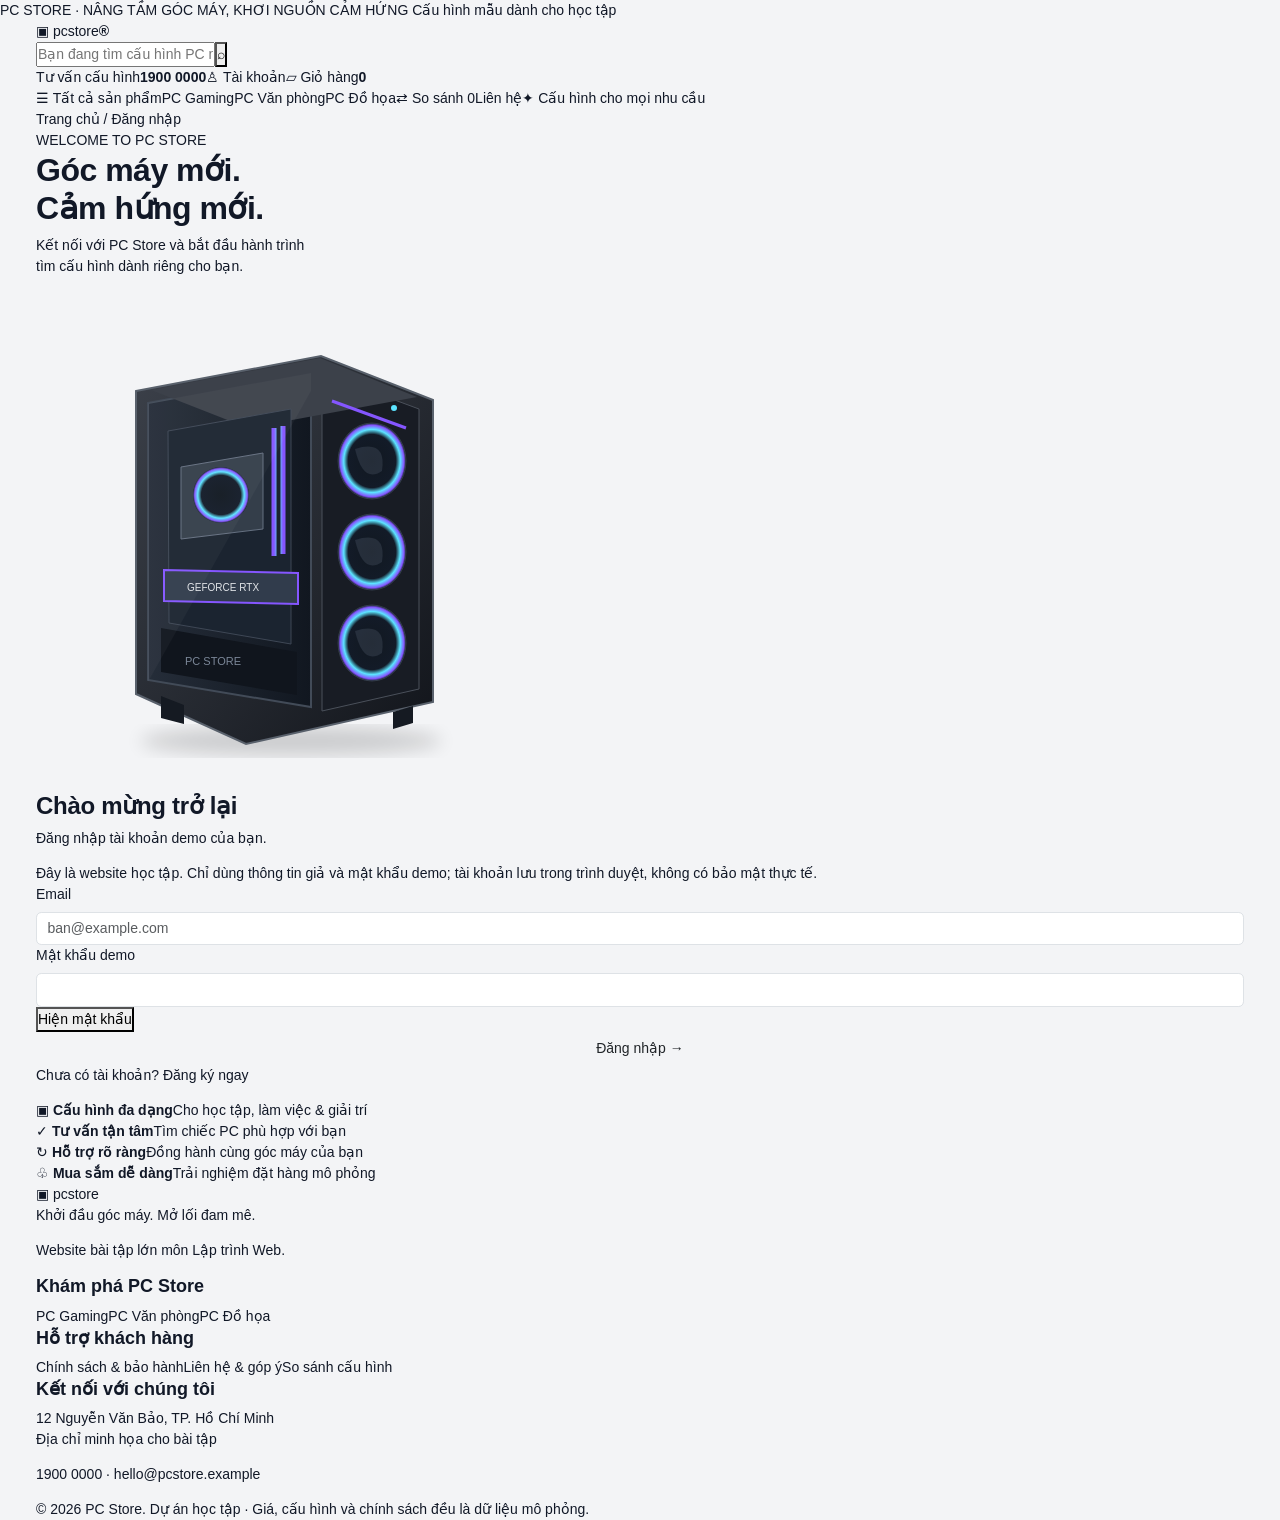
<file: html/login.html>
<!doctype html>
<html lang="vi">
  <head>
    <meta charset="utf-8" />
    <meta name="viewport" content="width=device-width,initial-scale=1" />
    <meta
      name="description"
      content="PC Store – Website mô phỏng bán máy tính cho bài tập lớn Lập trình Web."
    />
    <title>Đăng nhập | PC Store</title>
    <link rel="icon" href="../img/favicon.svg" type="image/svg+xml" />
    <link rel="stylesheet" href="../css/bootstrap.min.css" />
    <link rel="stylesheet" href="../css/style.css" />
  </head>
  <body>
    <div id="site-header"></div>
    <main class="container">
      <div class="breadcrumbs">
        <a href="index.html">Trang chủ</a> / Đăng nhập
      </div>
      <section class="form-layout">
        <div class="form-art">
          <span class="eyebrow">WELCOME TO PC STORE</span>
          <h1>
            Góc máy mới.<br />
            <span>Cảm hứng mới.</span>
          </h1>
          <p>
            Kết nối với PC Store và bắt đầu hành trình<br />tìm cấu hình dành
            riêng cho bạn.
          </p>
          <img src="../img/products/gaming-0.svg" alt="PC gaming minh họa" />
        </div>
        <div class="form-side">
          <section id="auth-session" aria-live="polite" hidden></section>
          <div id="auth-form-area">
          <h2>Chào mừng trở lại</h2>
          <p class="muted">Đăng nhập tài khoản demo của bạn.</p>
          <div class="demo-note">
            Đây là website học tập. Chỉ dùng thông tin giả và mật khẩu demo; tài
            khoản lưu trong trình duyệt, không có bảo mật thực tế.
          </div>
          <div id="form-message" aria-live="polite"></div>
          <form id="login-form" class="validated-form" novalidate>
            <div class="form-group">
              <label class="form-label" for="email">Email</label>
              <input
                class="form-control"
                id="email"
                name="email"
                type="email"
                aria-describedby="email-error"
                autocomplete="email"
                maxlength="120"
                placeholder="ban@example.com" required>
              <div id="email-error" class="invalid-feedback"></div>
            </div>
            <div class="form-group">
              <label class="form-label" for="password">Mật khẩu demo</label>
              <input
                class="form-control"
                id="password"
                name="password"
                type="password"
                aria-describedby="password-error"
                autocomplete="off"
                maxlength="64" required>
              <div id="password-error" class="invalid-feedback"></div>
              <button type="button" class="text-button" data-toggle-password="password" aria-controls="password" aria-pressed="false">Hiện mật khẩu</button>
            </div>
            <button type="submit" class="btn btn-yellow w-100">
              Đăng nhập →
            </button>
          </form>
          <p class="form-links">
            Chưa có tài khoản? <a id="register-link" href="register.html">Đăng ký ngay</a>
          </p>
          </div>
        </div>
      </section>
    </main>
    <div id="site-footer"></div>
    <div id="notice" aria-live="polite"></div>
    <script src="../js/jquery-3.7.1.min.js"></script>
    <script src="../js/bootstrap.bundle.min.js"></script>
    <script src="../js/products-data.js"></script>
    <script src="../js/common.js"></script>
    <script src="../js/validation.js"></script>
    <script src="../js/auth.js"></script>
  </body>
</html>
</file>
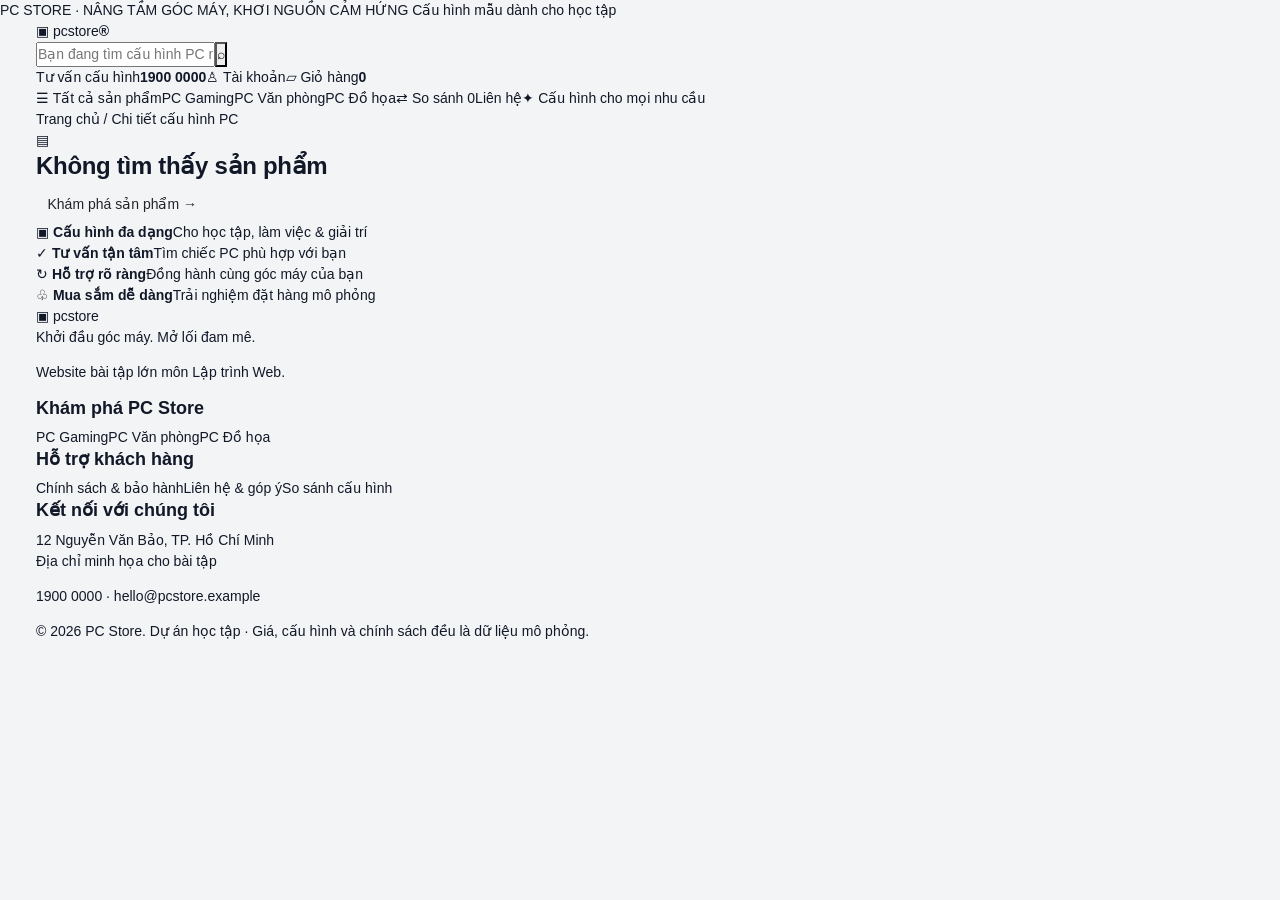
<file: html/product-detail.html>
<!doctype html>
<html lang="vi">
  <head>
    <meta charset="utf-8" />
    <meta name="viewport" content="width=device-width,initial-scale=1" />
    <meta
      name="description"
      content="PC Store – Website mô phỏng bán máy tính cho bài tập lớn Lập trình Web."
    />
    <title>Chi tiết cấu hình PC | PC Store</title>
    <link rel="icon" href="../img/favicon.svg" type="image/svg+xml" />
    <link rel="stylesheet" href="../css/bootstrap.min.css" />
    <link rel="stylesheet" href="../css/style.css" />
  </head>
  <body>
    <div id="site-header"></div>
    <main class="container">
      <div class="breadcrumbs">
        <a href="index.html">Trang chủ</a> / Chi tiết cấu hình PC
      </div>
      <div id="product-detail"></div>
    </main>
    <div id="site-footer"></div>
    <div id="notice" aria-live="polite"></div>
    <script src="../js/jquery-3.7.1.min.js"></script>
    <script src="../js/bootstrap.bundle.min.js"></script>
    <script src="../js/products-data.js"></script>
    <script src="../js/common.js"></script>
    <script src="../js/validation.js"></script>
    <script src="../js/products.js"></script>
    <script src="../js/cart.js"></script>
    <script src="../js/compare.js"></script>
    <script src="../js/auth.js"></script>
    <script src="../js/checkout.js"></script>
    <script src="../js/contact.js"></script>
  </body>
</html>
</file>
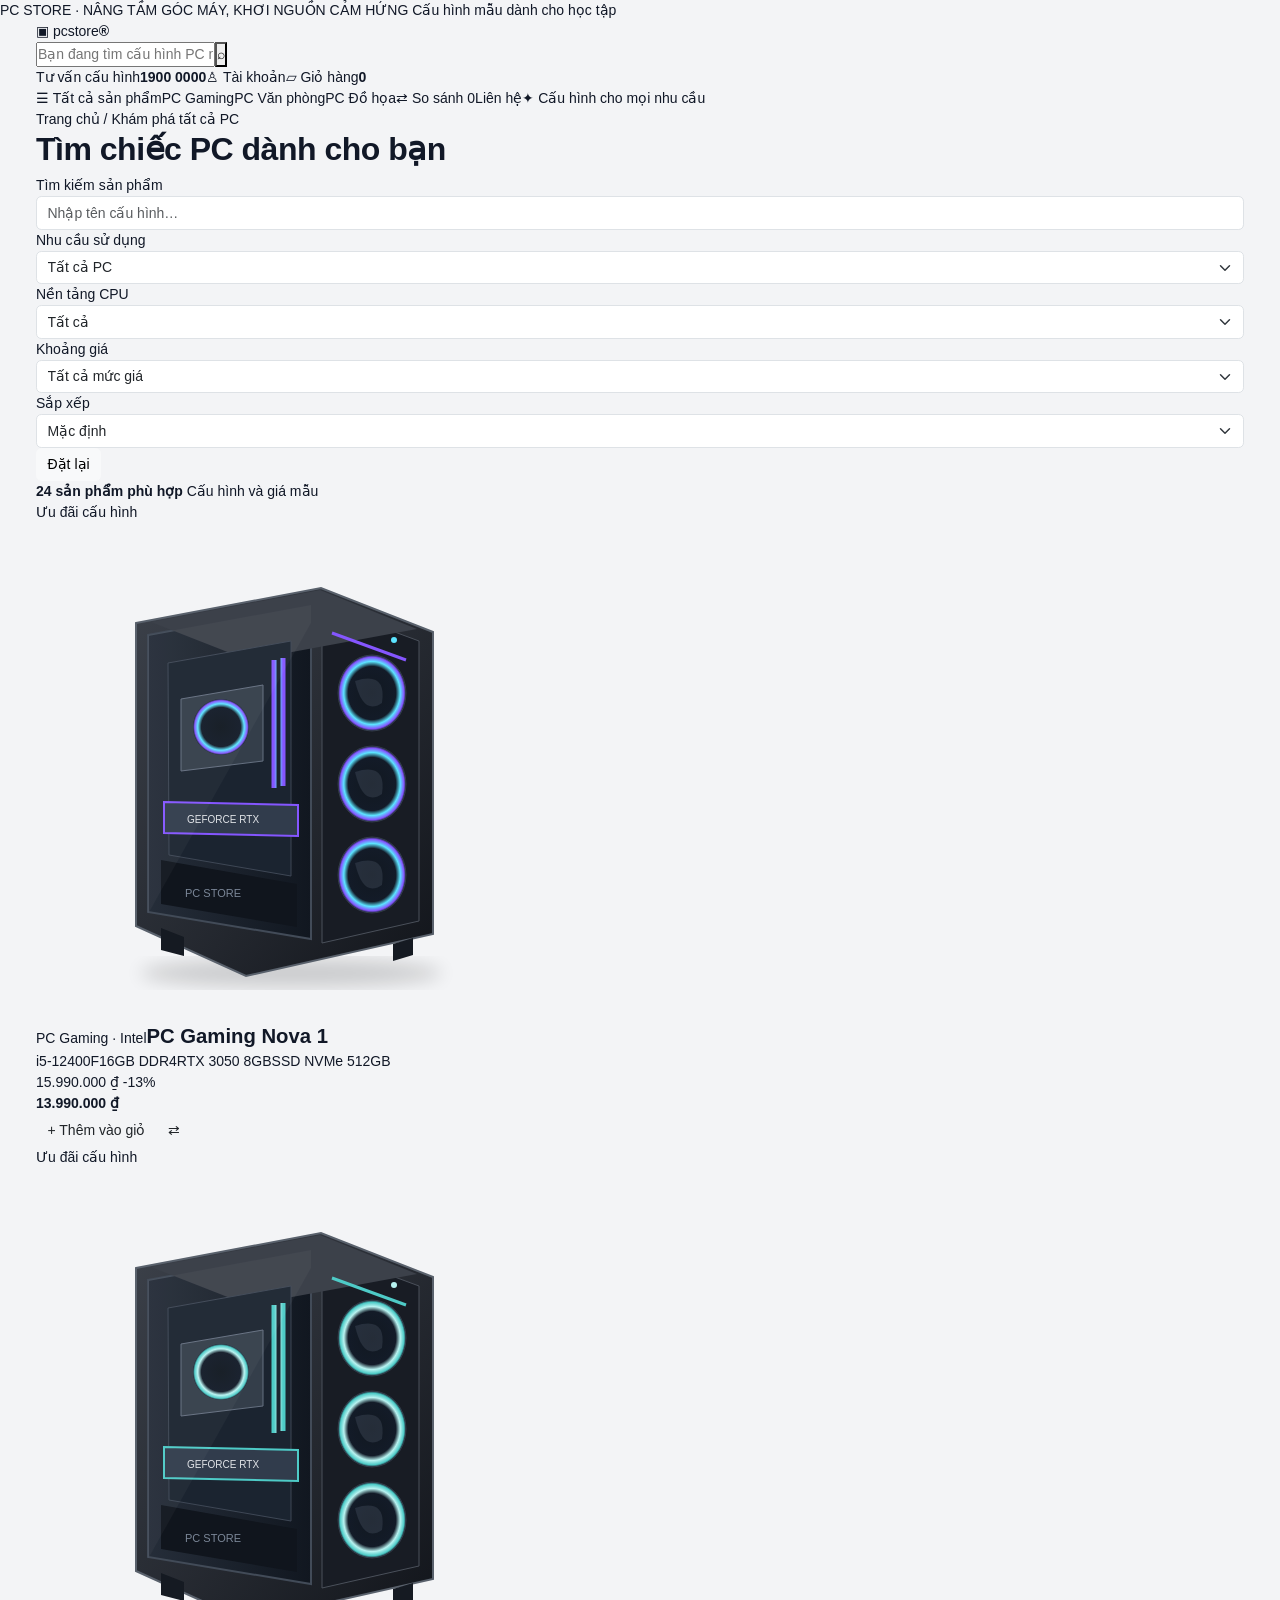
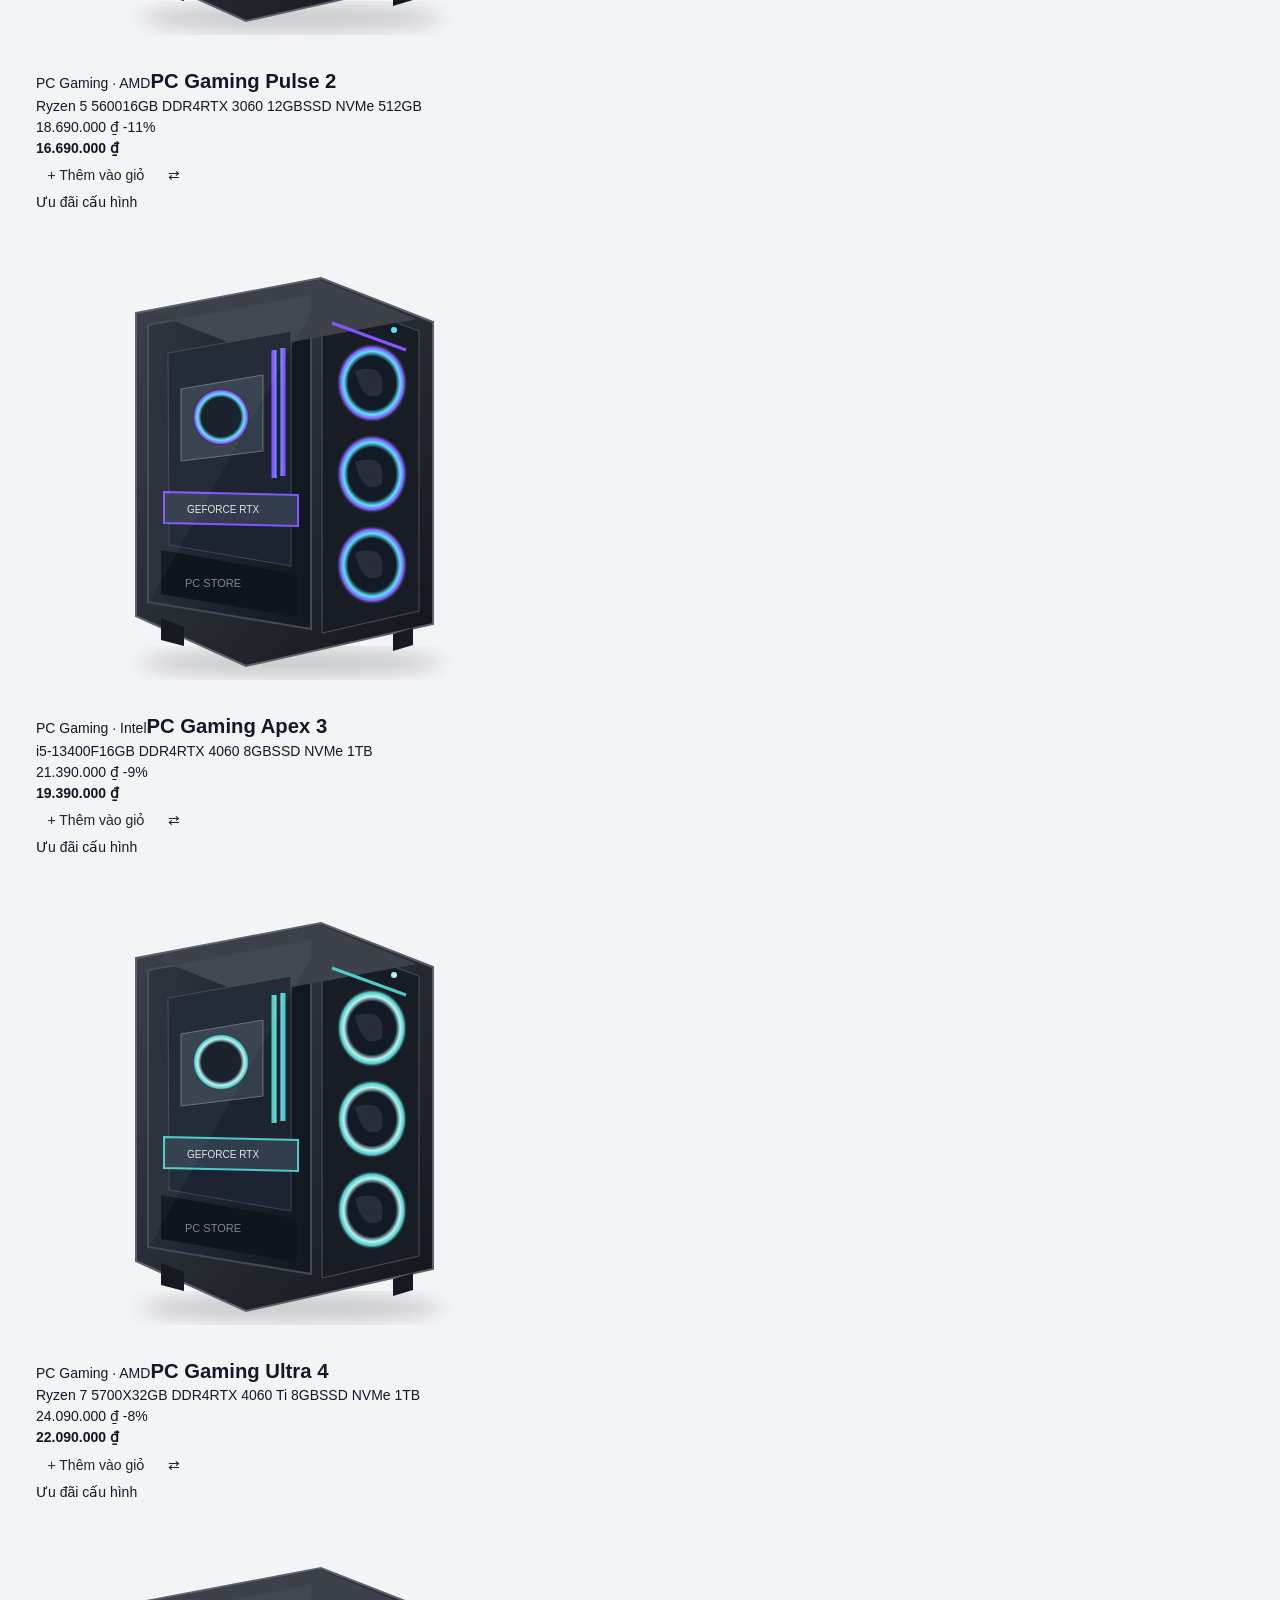
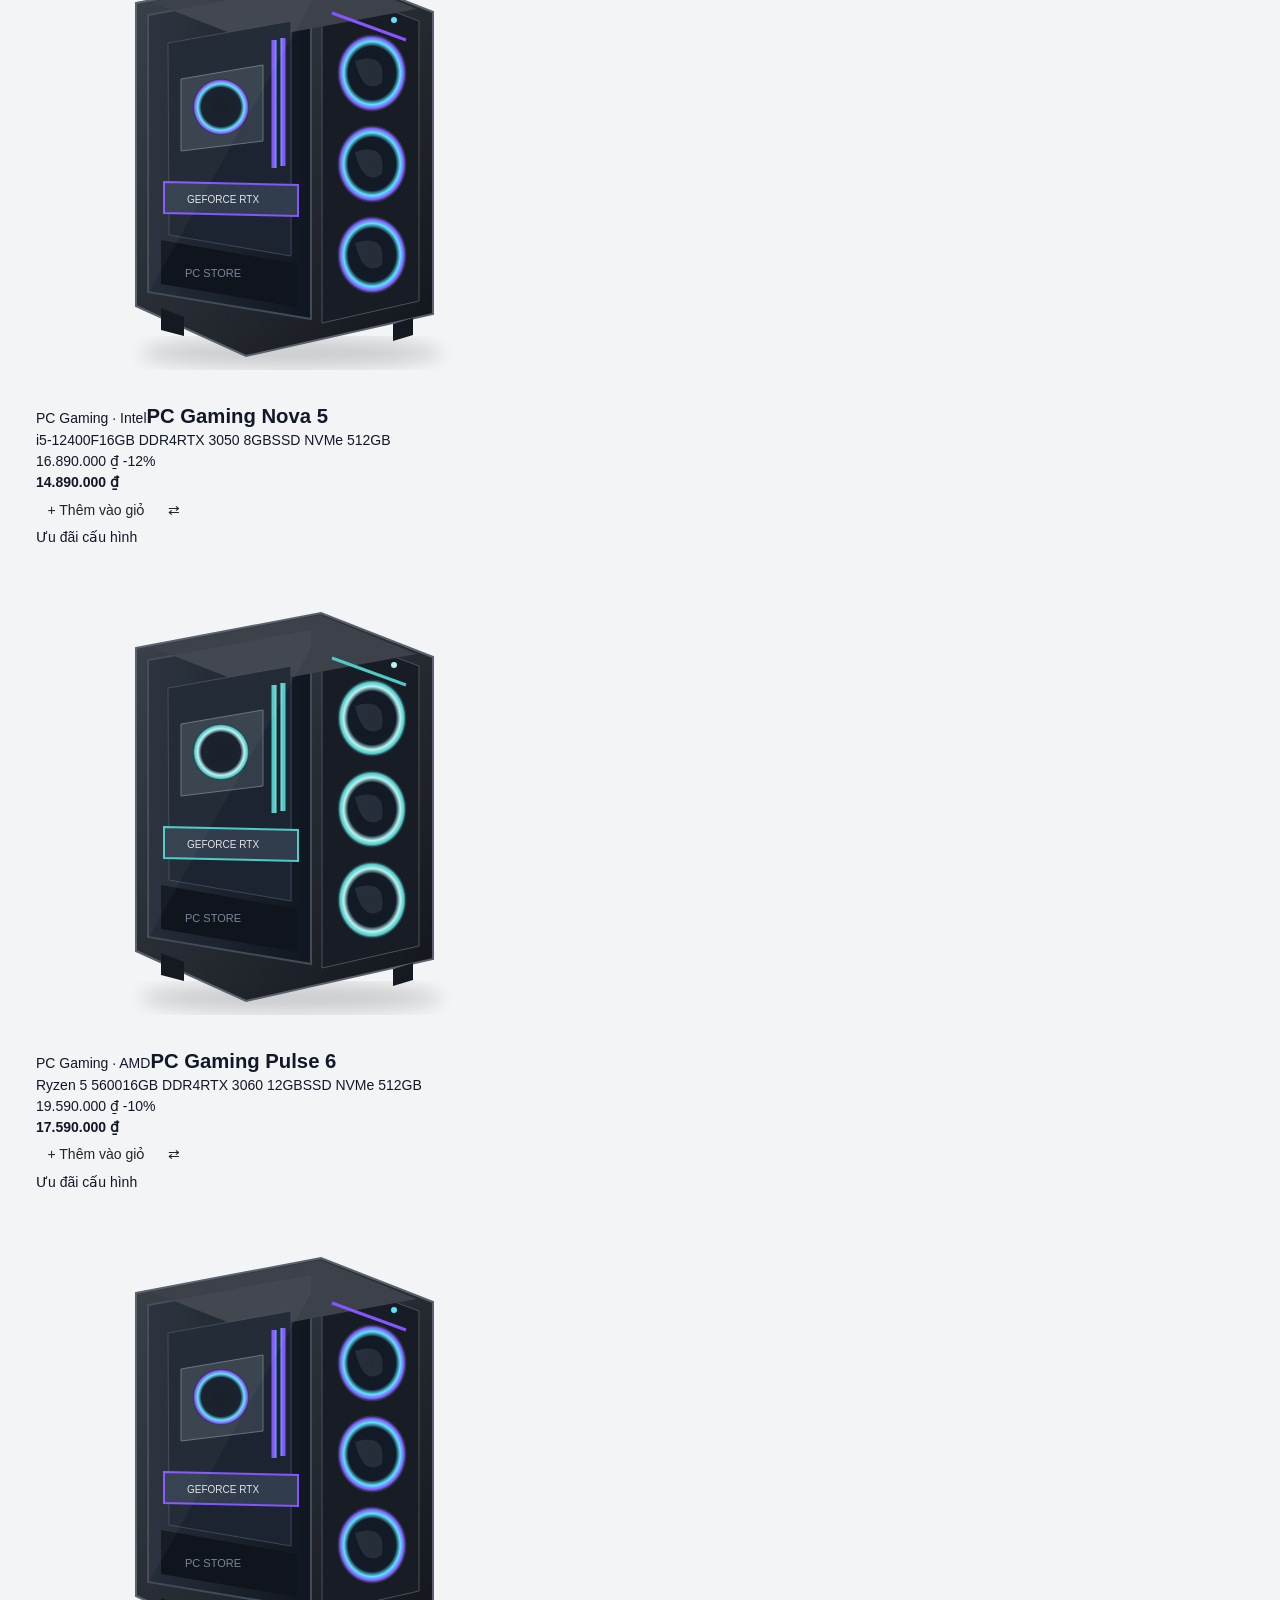
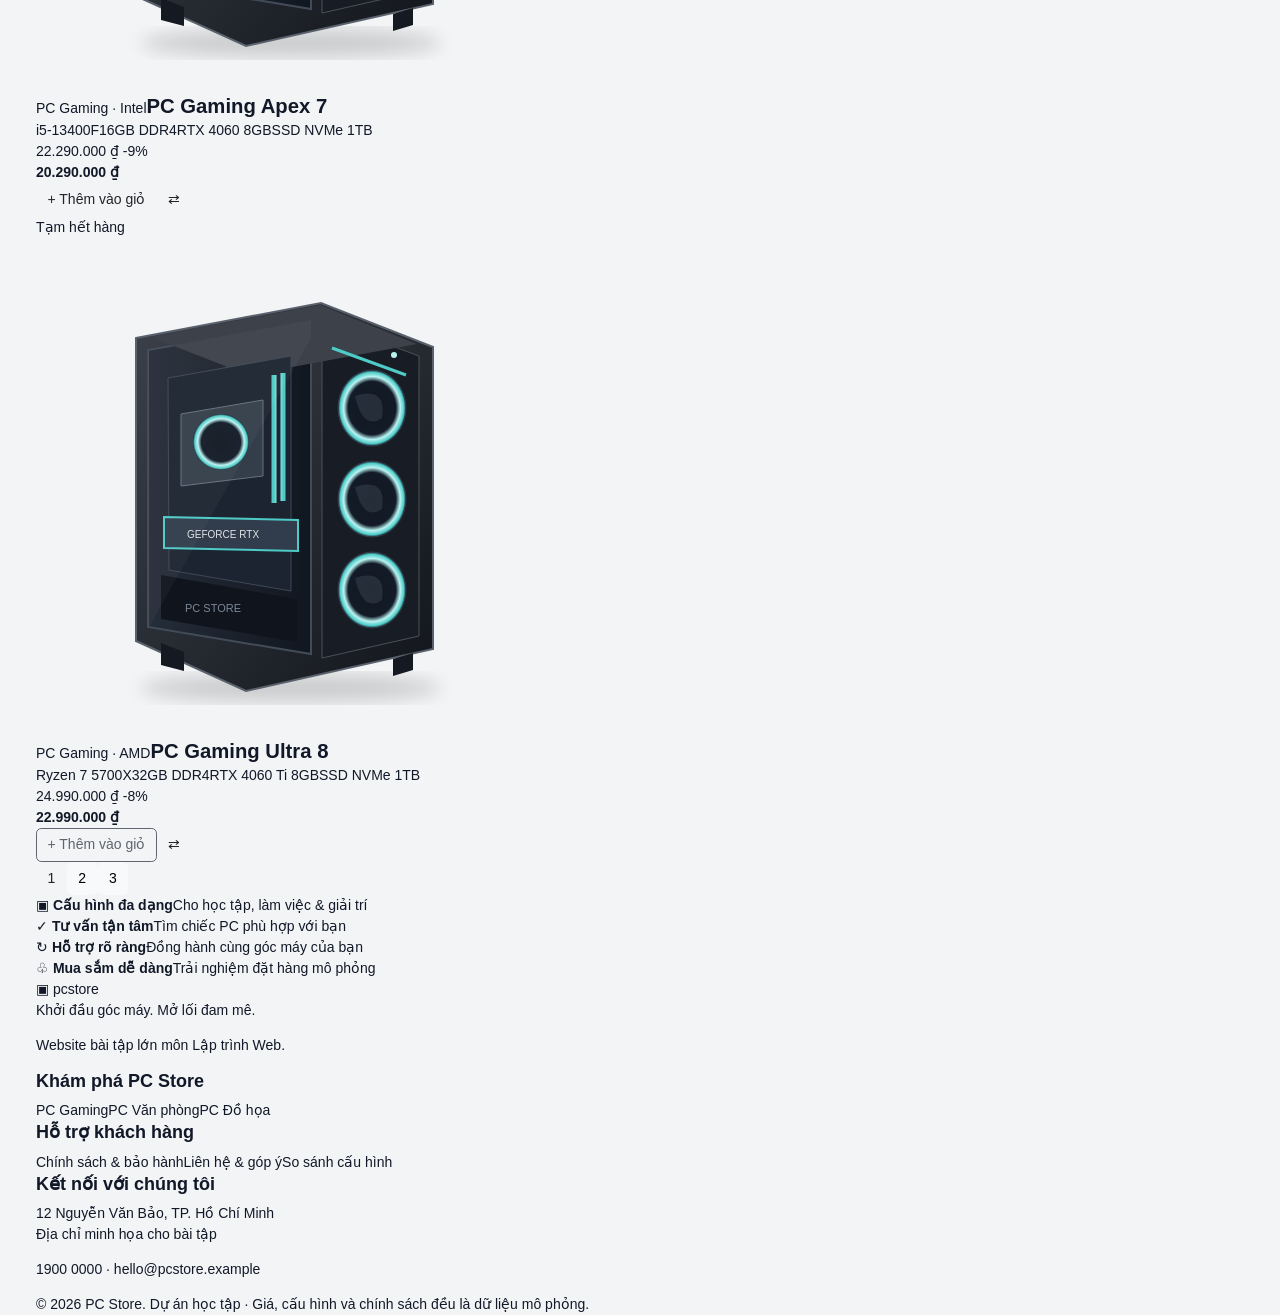
<file: html/products.html>
<!doctype html>
<html lang="vi">
  <head>
    <meta charset="utf-8" />
    <meta name="viewport" content="width=device-width,initial-scale=1" />
    <meta
      name="description"
      content="PC Store – Website mô phỏng bán máy tính cho bài tập lớn Lập trình Web."
    />
    <title>Khám phá tất cả PC | PC Store</title>
    <link rel="icon" href="../img/favicon.svg" type="image/svg+xml" />
    <link rel="stylesheet" href="../css/bootstrap.min.css" />
    <link rel="stylesheet" href="../css/style.css" />
  </head>
  <body>
    <div id="site-header"></div>
    <main class="container">
      <div class="breadcrumbs">
        <a href="index.html">Trang chủ</a> / Khám phá tất cả PC
      </div>
      <h1 class="page-heading" id="listing-heading">
        Tìm chiếc PC dành cho bạn
      </h1>
      <div class="panel filter-bar">
        <div>
          <label for="search-products">Tìm kiếm sản phẩm</label>
          <input
            id="search-products"
            class="form-control"
            placeholder="Nhập tên cấu hình…"
          />
        </div>
        <div>
          <label for="filter-category">Nhu cầu sử dụng</label>
          <select class="form-select product-filter" id="filter-category">
            <option value="">Tất cả PC</option>
            <option value="gaming">PC Gaming</option>
            <option value="office">PC Văn phòng</option>
            <option value="creative">PC Đồ họa</option>
          </select>
        </div>
        <div>
          <label for="filter-brand">Nền tảng CPU</label>
          <select class="form-select product-filter" id="filter-brand">
            <option value="">Tất cả</option>
            <option>Intel</option>
            <option>AMD</option>
          </select>
        </div>
        <div>
          <label for="filter-price">Khoảng giá</label>
          <select class="form-select product-filter" id="filter-price">
            <option value="">Tất cả mức giá</option>
            <option value="low">Dưới 15 triệu</option>
            <option value="mid">15 – 25 triệu</option>
            <option value="high">Trên 25 triệu</option>
          </select>
        </div>
        <div>
          <label for="sort-products">Sắp xếp</label>
          <select class="form-select product-filter" id="sort-products">
            <option value="">Mặc định</option>
            <option value="asc">Giá tăng dần</option>
            <option value="desc">Giá giảm dần</option>
            <option value="name">Tên A – Z</option>
          </select>
        </div>
        <button id="reset-filters" class="btn btn-light">Đặt lại</button>
      </div>
      <div class="listing-toolbar">
        <strong id="result-count" role="status"> </strong>
        <span class="muted">Cấu hình và giá mẫu</span>
      </div>
      <div id="product-grid" class="product-grid"></div>
      <nav
        id="pagination"
        class="pagination-bar"
        aria-label="Phân trang sản phẩm"
      ></nav>
    </main>
    <div id="site-footer"></div>
    <div id="notice" aria-live="polite"></div>
    <script src="../js/jquery-3.7.1.min.js"></script>
    <script src="../js/bootstrap.bundle.min.js"></script>
    <script src="../js/products-data.js"></script>
    <script src="../js/common.js"></script>
    <script src="../js/validation.js"></script>
    <script src="../js/products.js"></script>
    <script src="../js/cart.js"></script>
    <script src="../js/compare.js"></script>
    <script src="../js/auth.js"></script>
    <script src="../js/checkout.js"></script>
    <script src="../js/contact.js"></script>
  </body>
</html>
</file>
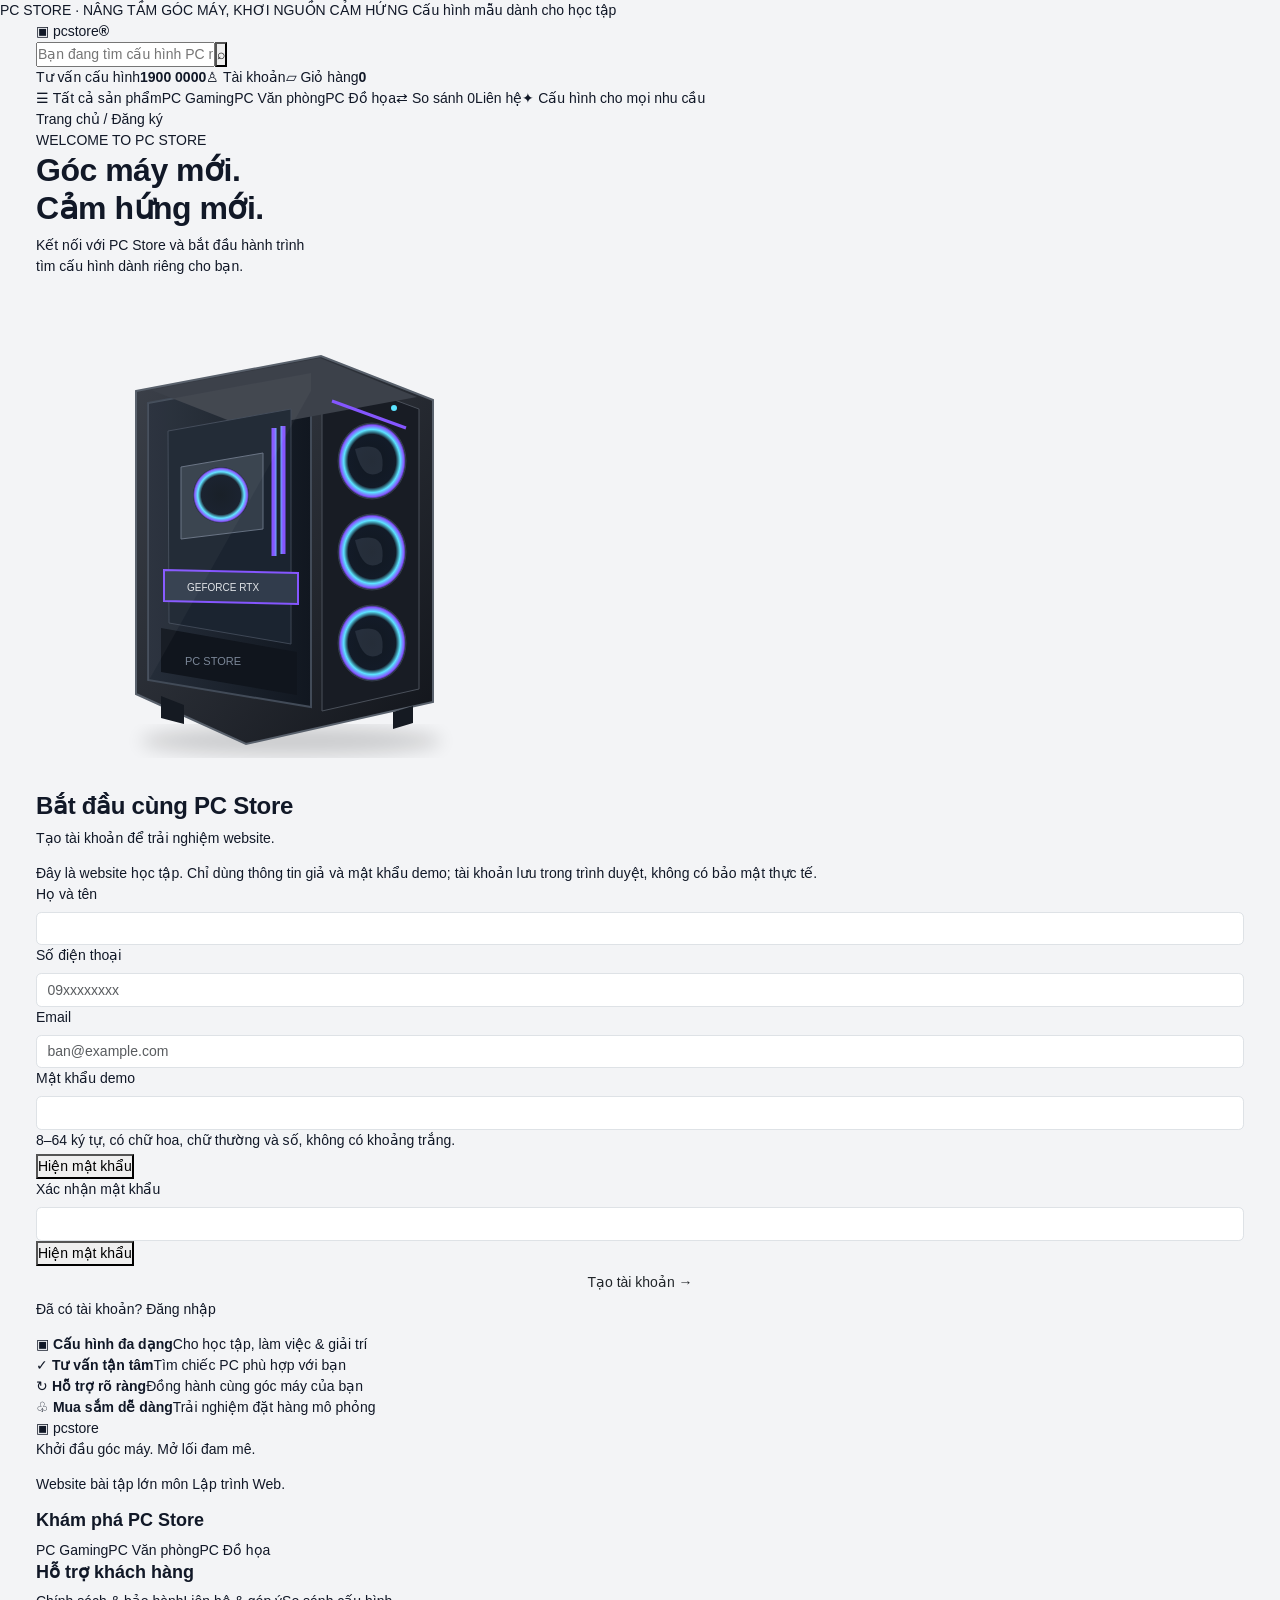
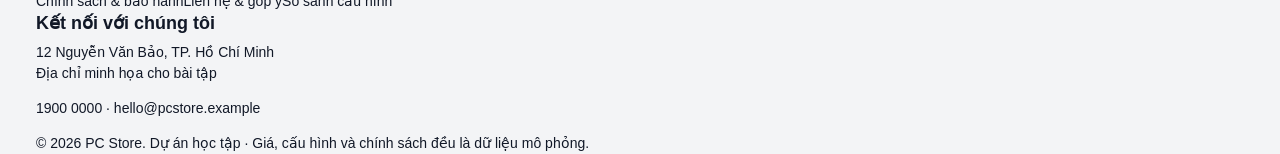
<file: html/register.html>
<!doctype html>
<html lang="vi">
  <head>
    <meta charset="utf-8" />
    <meta name="viewport" content="width=device-width,initial-scale=1" />
    <meta
      name="description"
      content="PC Store – Website mô phỏng bán máy tính cho bài tập lớn Lập trình Web."
    />
    <title>Đăng ký | PC Store</title>
    <link rel="icon" href="../img/favicon.svg" type="image/svg+xml" />
    <link rel="stylesheet" href="../css/bootstrap.min.css" />
    <link rel="stylesheet" href="../css/style.css" />
  </head>
  <body>
    <div id="site-header"></div>
    <main class="container">
      <div class="breadcrumbs">
        <a href="index.html">Trang chủ</a> / Đăng ký
      </div>
      <section class="form-layout">
        <div class="form-art">
          <span class="eyebrow">WELCOME TO PC STORE</span>
          <h1>
            Góc máy mới.<br />
            <span>Cảm hứng mới.</span>
          </h1>
          <p>
            Kết nối với PC Store và bắt đầu hành trình<br />tìm cấu hình dành
            riêng cho bạn.
          </p>
          <img src="../img/products/gaming-0.svg" alt="PC gaming minh họa" />
        </div>
        <div class="form-side">
          <section id="auth-session" aria-live="polite" hidden></section>
          <div id="auth-form-area">
          <h2>Bắt đầu cùng PC Store</h2>
          <p class="muted">Tạo tài khoản để trải nghiệm website.</p>
          <div class="demo-note">
            Đây là website học tập. Chỉ dùng thông tin giả và mật khẩu demo; tài
            khoản lưu trong trình duyệt, không có bảo mật thực tế.
          </div>
          <div id="form-message" aria-live="polite"></div>
          <form id="register-form" class="validated-form" novalidate>
            <div class="form-group">
              <label class="form-label" for="fullName">Họ và tên</label>
              <input
                class="form-control"
                id="fullName"
                name="fullName"
                type="text"
                aria-describedby="fullName-error"
                autocomplete="name"
                maxlength="70" required>
              <div id="fullName-error" class="invalid-feedback"></div>
            </div>
            <div class="form-group">
              <label class="form-label" for="phone">Số điện thoại</label>
              <input
                class="form-control"
                id="phone"
                name="phone"
                type="tel" inputmode="numeric"
                aria-describedby="phone-error"
                autocomplete="tel"
                maxlength="10"
                placeholder="09xxxxxxxx" required>
              <div id="phone-error" class="invalid-feedback"></div>
            </div>
            <div class="form-group">
              <label class="form-label" for="email">Email</label>
              <input
                class="form-control"
                id="email"
                name="email"
                type="email"
                aria-describedby="email-error"
                autocomplete="email"
                maxlength="120"
                placeholder="ban@example.com" required>
              <div id="email-error" class="invalid-feedback"></div>
            </div>
            <div class="form-group">
              <label class="form-label" for="password">Mật khẩu demo</label>
              <input
                class="form-control"
                id="password"
                name="password"
                type="password"
                aria-describedby="password-help password-error"
                autocomplete="off"
                maxlength="64" required>
              <div id="password-error" class="invalid-feedback"></div>
              <p id="password-help" class="muted mb-1">8–64 ký tự, có chữ hoa, chữ thường và số, không có khoảng trắng.</p>
              <button type="button" class="text-button" data-toggle-password="password" aria-controls="password" aria-pressed="false">Hiện mật khẩu</button>
            </div>
            <div class="form-group">
              <label class="form-label" for="confirmPassword"
                >Xác nhận mật khẩu</label
              >
              <input
                class="form-control"
                id="confirmPassword"
                name="confirmPassword"
                type="password"
                aria-describedby="confirmPassword-error"
                autocomplete="off"
                maxlength="64" required>
              <div id="confirmPassword-error" class="invalid-feedback"></div>
              <button type="button" class="text-button" data-toggle-password="confirmPassword" aria-controls="confirmPassword" aria-pressed="false">Hiện mật khẩu</button>
            </div>
            <button type="submit" class="btn btn-yellow w-100">
              Tạo tài khoản →
            </button>
          </form>
          <p class="form-links">
            Đã có tài khoản? <a id="login-link" href="login.html">Đăng nhập</a>
          </p>
          </div>
        </div>
      </section>
    </main>
    <div id="site-footer"></div>
    <div id="notice" aria-live="polite"></div>
    <script src="../js/jquery-3.7.1.min.js"></script>
    <script src="../js/bootstrap.bundle.min.js"></script>
    <script src="../js/products-data.js"></script>
    <script src="../js/common.js"></script>
    <script src="../js/validation.js"></script>
    <script src="../js/auth.js"></script>
  </body>
</html>
</file>
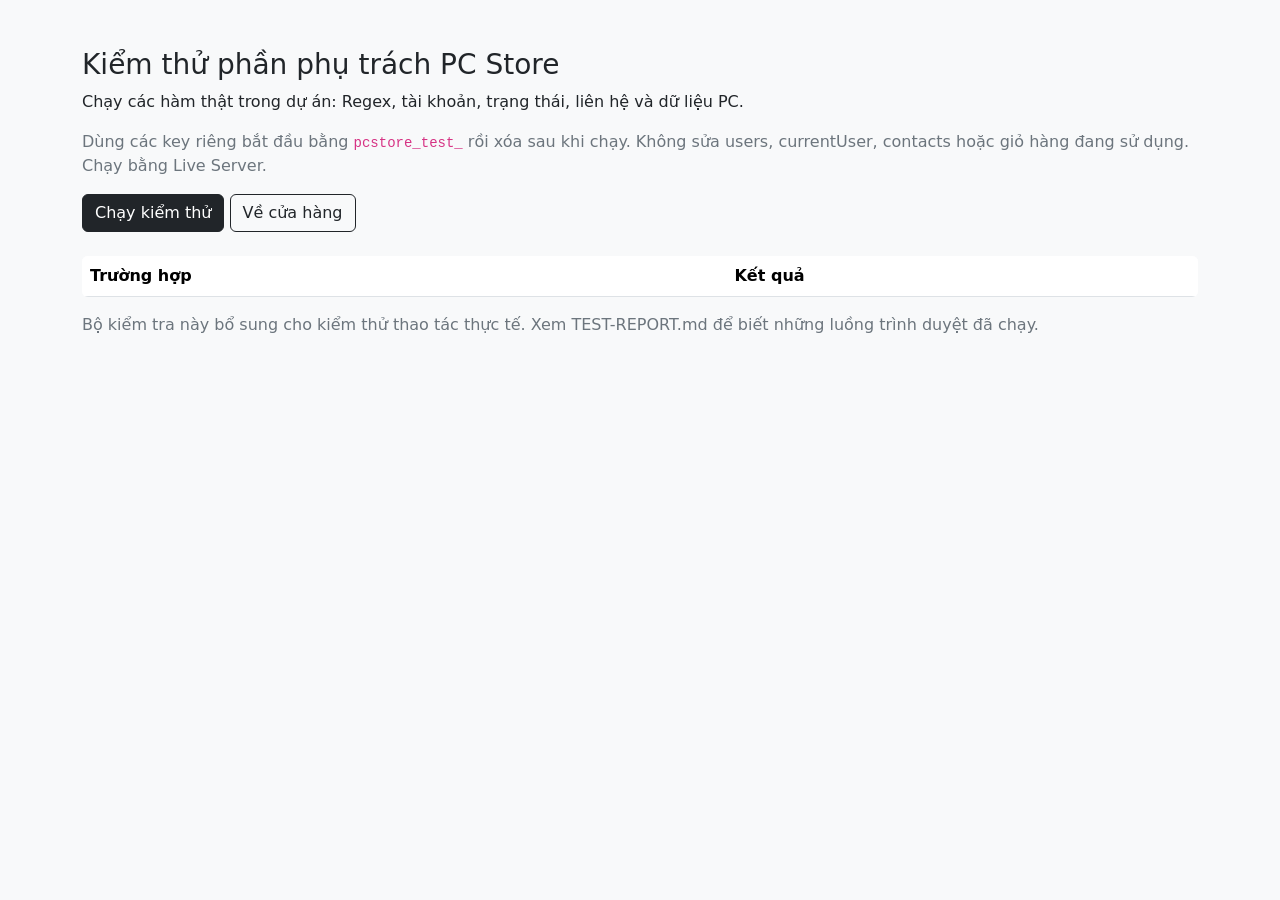
<file: tests/my-part.html>
<!doctype html>
<html lang="vi">
<head>
  <meta charset="utf-8">
  <meta name="viewport" content="width=device-width, initial-scale=1">
  <title>Kiểm thử phần phụ trách – PC Store</title>
  <link rel="stylesheet" href="../css/bootstrap.min.css">
</head>
<body class="bg-light">
  <main class="container py-5">
    <h1 class="h3">Kiểm thử phần phụ trách PC Store</h1>
    <p>Chạy các hàm thật trong dự án: Regex, tài khoản, trạng thái, liên hệ và dữ liệu PC.</p>
    <p class="text-secondary">Dùng các key riêng bắt đầu bằng <code>pcstore_test_</code> rồi xóa sau khi chạy. Không sửa users, currentUser, contacts hoặc giỏ hàng đang sử dụng. Chạy bằng Live Server.</p>
    <button id="run-tests" type="button" class="btn btn-dark">Chạy kiểm thử</button>
    <a href="../html/index.html" class="btn btn-outline-dark">Về cửa hàng</a>
    <div id="test-summary" class="my-4" aria-live="polite"></div>
    <div class="table-responsive bg-white rounded">
      <table class="table mb-0"><thead><tr><th>Trường hợp</th><th>Kết quả</th></tr></thead><tbody id="test-results"></tbody></table>
    </div>
    <p class="mt-3 text-secondary">Bộ kiểm tra này bổ sung cho kiểm thử thao tác thực tế. Xem TEST-REPORT.md để biết những luồng trình duyệt đã chạy.</p>
  </main>
  <!-- Input giả chỉ phục vụ gọi các hàm validation thật; không hiển thị với khách. -->
  <div id="test-fixtures" hidden>
    <input id="fullName"><div id="fullName-error"></div>
    <input id="phone"><div id="phone-error"></div>
    <input id="email"><div id="email-error"></div>
    <input id="password"><div id="password-error"></div>
    <input id="confirmPassword"><div id="confirmPassword-error"></div>
    <input id="address"><div id="address-error"></div>
    <select id="subject"><option value="">Chọn</option><option value="consult">Tư vấn</option><option value="order">Đơn hàng</option><option value="feedback">Góp ý</option></select><div id="subject-error"></div>
    <textarea id="message"></textarea><div id="message-error"></div>
    <div id="form-message"></div>
  </div>
  <script src="../js/jquery-3.7.1.min.js"></script>
  <script src="../js/products-data.js"></script>
  <script src="../js/common.js"></script>
  <script src="../js/validation.js"></script>
  <script src="../js/auth.js"></script>
  <script src="../js/contact.js"></script>
  <script src="my-part-tests.js"></script>
</body>
</html>
</file>
<file: css/style.css>
/**
 * ============================================================================
 * DESIGN SYSTEM & STYLESHEET - BỘ PC (E-COMMERCE GAMING & WORKSTATION)
 * Scope: 3 Core Components (Header, Navbar, Footer) + Sticky Scroll Body
 * Adapted from GearVN visual density & layout mechanics
 * ============================================================================
 */

/* --- 1. AUTHORITATIVE DESIGN TOKENS (:root) --- */
:root {
  /* Brand & Commercial Accents */
  --color-primary: #d70018;          /* High-voltage brand red (GearVN signature) */
  --color-primary-dark: #b30013;     /* Deep crimson for hover/active */
  --color-primary-deeper: #8a000e;   /* Focus ring & pressed state */
  --color-primary-light: #fef2f2;    /* Subtle pink/red tint for active pills */
  --color-primary-subtle: #fee2e2;   /* Tag border & background */

  /* Neutral Surface Palette */
  --color-bg-body: #f4f6f8;          /* Neutral commercial light canvas */
  --color-surface: #ffffff;          /* Pure white card & container fill */

  /* Dark UI & Footer Palette (WCAG AA > 4.5:1) */
  --color-dark-header: #1e1e1e;      /* Header dropdown & catalog background */
  --color-dark-surface: #111827;     /* High-contrast footer background */
  --color-dark-elevated: #1f2937;    /* Footer card & badge background */
  --color-dark-border: #374151;      /* Footer divider line */

  /* Typography Colors */
  --color-text-main: #111827;        /* Body text: 14.5:1 on white */
  --color-text-heading: #030712;     /* High emphasis titles */
  --color-text-muted: #4b5563;       /* Secondary details & specs */
  --color-text-placeholder: #52525b; /* Form placeholders */
  --color-text-inverse: #ffffff;     /* White text on dark/red */
  --color-text-footer-muted: #9ca3af;/* Footer muted text: 6.2:1 on #111827 */
  --color-text-footer-bright: #f3f4f6;

  /* Accents & Status */
  --color-accent-gold: #d97706;      /* Star ratings & VIP tags */
  --color-accent-green: #059669;     /* In-stock status & guarantees */
  --color-accent-blue: #1d4ed8;      /* Tech spec highlights */

  /* Borders & Dividers */
  --color-border: #e5e7eb;           /* Standard container border */
  --color-border-subtle: #e2e8f0;    /* Micro-separators */
  --color-border-focus: #d70018;     /* Active form ring */

  /* Typography Scale */
  --font-family: -apple-system, BlinkMacSystemFont, "Segoe UI", Roboto, "Helvetica Neue", Arial, sans-serif;

  /* Elevation & Shadows */
  --shadow-xs: 0 1px 2px rgba(0, 0, 0, 0.05);
  --shadow-sm: 0 1px 3px rgba(0, 0, 0, 0.08), 0 1px 2px rgba(0, 0, 0, 0.04);
  --shadow-header: 0 2px 8px rgba(0, 0, 0, 0.16);
  --shadow-navbar: 0 4px 12px rgba(0, 0, 0, 0.07);

  /* Radius System */
  --radius-xs: 3px;
  --radius-sm: 4px;
  --radius-md: 8px;
  --radius-full: 9999px;

  /* Animation Timings */
  --transition-fast: 150ms cubic-bezier(0.4, 0, 0.2, 1);

  /* Layout & Stacking Dimensions */
  --container-width: 1240px;
  --header-height: 68px;
  --navbar-height: 44px;
  --z-header: 1000;
  --z-navbar: 999;
}

/* --- 2. RESET & BASE STYLES --- */
*, *::before, *::after {
  box-sizing: border-box;
  margin: 0;
  padding: 0;
}

html {
  font-family: var(--font-family);
  font-size: 14px;
  line-height: 1.5;
  color: var(--color-text-main);
  background-color: var(--color-bg-body);
  text-rendering: optimizeLegibility;
  -webkit-font-smoothing: antialiased;
  scroll-behavior: smooth;
}

body {
  min-height: 100vh;
  display: flex;
  flex-direction: column;
}

a {
  color: inherit;
  text-decoration: none;
  transition: color var(--transition-fast), background-color var(--transition-fast);
}

img, svg {
  display: block;
  max-width: 100%;
}

button, input {
  font-family: inherit;
  font-size: inherit;
  line-height: inherit;
}

ul, ol {
  list-style: none;
}

/* Typography Hierarchy */
h1 { font-size: 32px; font-weight: 900; line-height: 1.2; letter-spacing: -0.5px; }
h2 { font-size: 24px; font-weight: 800; line-height: 1.25; letter-spacing: -0.3px; }
h3 { font-size: 18px; font-weight: 700; line-height: 1.3; }
h4 { font-size: 15px; font-weight: 700; line-height: 1.35; }
h5 { font-size: 13px; font-weight: 700; line-height: 1.4; }

/* Container Constraint */
.container {
  width: 100%;
  max-width: var(--container-width);
  margin-left: auto;
  margin-right: auto;
  padding-left: 16px;
  padding-right: 16px;
}

/* ============================================================================
 * 3. COMPONENT 1: TOP HEADER (#top-header)
 * Sticky at top: 0, z-index: 1000
 * ============================================================================
 */
#top-header {
  position: sticky;
  top: 0;
  z-index: var(--z-header);
  height: var(--header-height);
  background-color: var(--color-primary);
  color: var(--color-text-inverse);
  box-shadow: var(--shadow-header);
  border-bottom: 1px solid rgba(0, 0, 0, 0.12);
}

.header-wrapper {
  display: flex;
  align-items: center;
  justify-content: space-between;
  height: 100%;
  gap: 16px;
}

/* --- Brand Logo "Bộ PC" --- */
.brand-logo {
  display: flex;
  align-items: center;
  gap: 10px;
  flex-shrink: 0;
  padding: 6px 4px;
  border-radius: var(--radius-sm);
  transition: opacity var(--transition-fast);
}

.brand-logo:hover {
  opacity: 0.95;
}

.logo-icon-wrapper {
  width: 38px;
  height: 38px;
  background: #ffffff;
  color: var(--color-primary);
  border-radius: var(--radius-sm);
  display: flex;
  align-items: center;
  justify-content: center;
  box-shadow: 0 2px 6px rgba(0, 0, 0, 0.25);
}

.logo-icon-wrapper svg {
  width: 24px;
  height: 24px;
}

.logo-text-group {
  display: flex;
  flex-direction: column;
}

.logo-brand-name {
  font-size: 24px;
  font-weight: 900;
  letter-spacing: -0.5px;
  text-transform: uppercase;
  color: #ffffff;
  line-height: 1.1;
  text-shadow: 0 1px 2px rgba(0, 0, 0, 0.25);
}

.logo-brand-tagline {
  font-size: 11px;
  font-weight: 700;
  letter-spacing: 0.8px;
  text-transform: uppercase;
  color: #ffffff;
  line-height: 1;
  margin-top: 3px;
}

/* --- Catalog Button Trigger --- */
.header-catalog-btn {
  display: inline-flex;
  align-items: center;
  gap: 9px;
  background-color: var(--color-primary-dark);
  color: #ffffff;
  border: 1px solid rgba(255, 255, 255, 0.2);
  padding: 8px 14px;
  border-radius: var(--radius-sm);
  cursor: pointer;
  font-weight: 700;
  font-size: 13.5px;
  height: 42px;
  flex-shrink: 0;
  transition: background-color var(--transition-fast), border-color var(--transition-fast);
}

.header-catalog-btn:hover {
  background-color: var(--color-primary-deeper);
  border-color: rgba(255, 255, 255, 0.4);
}

.catalog-burger-icon {
  width: 18px;
  height: 18px;
}

.catalog-chevron-icon {
  width: 12px;
  height: 12px;
  opacity: 0.9;
  transition: transform var(--transition-fast);
}

.header-catalog-btn:hover .catalog-chevron-icon {
  transform: translateY(2px);
}

/* --- Header Search Box --- */
.header-search {
  flex: 1;
  max-width: 560px;
  min-width: 240px;
  position: relative;
}

.search-form {
  display: flex;
  align-items: center;
  background-color: #ffffff;
  border-radius: var(--radius-sm);
  padding: 2px;
  box-shadow: 0 1px 4px rgba(0, 0, 0, 0.15);
  transition: box-shadow var(--transition-fast);
}

.search-form:focus-within {
  box-shadow: 0 0 0 2px #ffffff, 0 0 0 4px rgba(215, 0, 24, 0.5);
}

.search-input {
  flex: 1;
  border: none;
  outline: none;
  padding: 9px 12px;
  font-size: 13px;
  color: var(--color-text-main);
  background: transparent;
}

.search-input::placeholder {
  color: var(--color-text-placeholder);
  font-size: 13px;
}

.search-submit-btn {
  background-color: var(--color-primary);
  color: #ffffff;
  border: none;
  width: 36px;
  height: 36px;
  border-radius: var(--radius-xs);
  display: flex;
  align-items: center;
  justify-content: center;
  cursor: pointer;
  transition: background-color var(--transition-fast);
  flex-shrink: 0;
}

.search-submit-btn:hover {
  background-color: var(--color-primary-dark);
}

.search-submit-btn svg {
  width: 18px;
  height: 18px;
}

/* --- Action Shortcuts Group --- */
.header-actions {
  display: flex;
  align-items: center;
  gap: 12px;
  flex-shrink: 0;
}

.action-item {
  display: flex;
  align-items: center;
  gap: 8px;
  padding: 6px 10px;
  border-radius: var(--radius-sm);
  color: #ffffff;
  transition: background-color var(--transition-fast);
}

.action-item:hover {
  background-color: rgba(0, 0, 0, 0.15);
}

.action-icon-box {
  position: relative;
  display: flex;
  align-items: center;
  justify-content: center;
}

.action-icon-box svg {
  width: 22px;
  height: 22px;
}

.action-text {
  display: flex;
  flex-direction: column;
  line-height: 1.15;
}

.action-label {
  font-size: 12px;
  color: #ffffff;
  font-weight: 500;
  opacity: 0.95;
}

.action-value {
  font-size: 13px;
  font-weight: 800;
  color: #ffffff;
  white-space: nowrap;
}

/* Cart Counter Badge */
.cart-badge {
  position: absolute;
  top: -6px;
  right: -8px;
  background-color: #facc15;
  color: #111827;
  font-size: 11px;
  font-weight: 800;
  padding: 1px 6px;
  border-radius: var(--radius-full);
  line-height: 1.2;
  box-shadow: 0 1px 3px rgba(0, 0, 0, 0.3);
}

/* ============================================================================
 * 4. COMPONENT 2: NAVBAR / MEGA-MENU BAR (#main-navbar)
 * Sticky at top: var(--header-height), z-index: 999
 * ============================================================================
 */
#main-navbar {
  position: sticky;
  top: var(--header-height);
  z-index: var(--z-navbar);
  height: var(--navbar-height);
  background-color: var(--color-surface);
  border-bottom: 1px solid var(--color-border);
  box-shadow: var(--shadow-navbar);
}

.navbar-container {
  display: flex;
  align-items: center;
  height: 100%;
}

.nav-links-list {
  display: flex;
  align-items: center;
  height: 100%;
  width: 100%;
  gap: 4px;
  overflow-x: auto;
  scrollbar-width: none;
}

.nav-links-list::-webkit-scrollbar {
  display: none;
}

.nav-item {
  height: 100%;
  display: flex;
  align-items: center;
  flex-shrink: 0;
}

.nav-link {
  display: inline-flex;
  align-items: center;
  gap: 8px;
  padding: 0 16px;
  height: 100%;
  font-size: 13.5px;
  font-weight: 600;
  color: var(--color-text-main);
  position: relative;
  white-space: nowrap;
  border-radius: var(--radius-sm) var(--radius-sm) 0 0;
  cursor: pointer;
  user-select: none;
  transition: color var(--transition-fast), background-color var(--transition-fast);
}

.nav-link svg {
  width: 16px;
  height: 16px;
}

/* Hover & Active Indicator */
.nav-link::after {
  content: "";
  position: absolute;
  bottom: 0;
  left: 0;
  right: 0;
  height: 3px;
  background-color: var(--color-primary);
  border-radius: 2px 2px 0 0;
  transform: scaleX(0);
  transform-origin: center;
  transition: transform var(--transition-fast);
}

.nav-link:hover {
  color: var(--color-primary);
  background-color: var(--color-surface-hover);
}

.nav-link:hover::after,
.nav-link.active::after {
  transform: scaleX(1);
}

.nav-link.active {
  color: var(--color-primary);
  font-weight: 700;
  background-color: var(--color-primary-light);
}

/* Promotional Highlights */
.nav-link-hot {
  color: var(--color-primary);
  font-weight: 700;
}

.nav-badge-hot {
  background-color: var(--color-primary-dark);
  color: #ffffff;
  font-size: 11px;
  font-weight: 800;
  padding: 2px 6px;
  border-radius: var(--radius-xs);
  letter-spacing: 0.5px;
  text-transform: uppercase;
  margin-left: 2px;
  box-shadow: 0 1px 2px rgba(0, 0, 0, 0.2);
}

.nav-badge-pill {
  background-color: var(--color-primary-light);
  color: var(--color-primary);
  border: 1px solid var(--color-primary-subtle);
  font-size: 11px;
  font-weight: 700;
  padding: 1px 6px;
  border-radius: var(--radius-full);
}

/* ============================================================================
 * 5. COMPONENT 3: CLEAN MULTI-COLUMN FOOTER (.site-footer)
 * Modern, clean, and professional layout with mock business data
 * ============================================================================
 */
.site-footer {
  background-color: var(--color-dark-surface);
  color: var(--color-text-footer-bright);
  border-top: 3px solid var(--color-primary);
  margin-top: auto;
}

/* Main 4-Column Grid */
.footer-main-grid {
  display: grid;
  grid-template-columns: 1.3fr 1fr 1fr 1.1fr;
  gap: 36px;
  padding: 44px 0 32px 0;
  border-bottom: 1px solid var(--color-dark-border);
}

/* Col 1: Brand Info */
.footer-brand-title {
  display: flex;
  flex-direction: column;
  margin-bottom: 12px;
}

.footer-brand-title .brand-text {
  font-size: 22px;
  font-weight: 900;
  color: #ffffff;
  letter-spacing: -0.5px;
  line-height: 1.1;
}

.footer-brand-title .brand-sub {
  font-size: 11px;
  font-weight: 700;
  color: #f87171;
  text-transform: uppercase;
  letter-spacing: 0.8px;
  margin-top: 3px;
}

.footer-brand-desc {
  font-size: 13px;
  color: var(--color-text-footer-muted);
  line-height: 1.6;
  margin-bottom: 16px;
  max-width: 320px;
}

.footer-contact-info p {
  font-size: 13px;
  color: var(--color-text-footer-muted);
  margin-bottom: 8px;
  line-height: 1.5;
}

.footer-contact-info strong {
  color: #e5e7eb;
}

.footer-contact-info .hotline-val {
  font-size: 15px;
  font-weight: 800;
  color: #f87171;
}

/* Link Columns */
.footer-col-title {
  color: #ffffff;
  font-size: 17.5px;
  font-weight: 800;
  text-transform: uppercase;
  letter-spacing: 0.3px;
  margin-bottom: 16px;
}

.footer-sub-title {
  color: #ffffff;
  font-size: 13px;
  font-weight: 700;
  text-transform: uppercase;
  margin-top: 18px;
  margin-bottom: 10px;
}

.footer-link-list {
  display: flex;
  flex-direction: column;
  gap: 10px;
}

.footer-link-list li a {
  font-size: 13px;
  color: var(--color-text-footer-muted);
  transition: color var(--transition-fast), padding-left var(--transition-fast);
  display: inline-block;
}

.footer-link-list li a:hover {
  color: #f87171;
  padding-left: 4px;
}

/* Social Media Channels */
.social-icons-group {
  display: flex;
  gap: 8px;
  margin-bottom: 4px;
}

.social-badge {
  width: 34px;
  height: 34px;
  background-color: #1f2937;
  color: #e5e7eb;
  border-radius: var(--radius-sm);
  display: flex;
  align-items: center;
  justify-content: center;
  border: 1px solid #374151;
  transition: all var(--transition-fast);
}

.social-badge:hover {
  background-color: var(--color-primary);
  color: #ffffff;
  border-color: var(--color-primary);
  transform: translateY(-2px);
}

.social-badge svg {
  width: 17px;
  height: 17px;
}

/* Payment Badges */
.badge-grid {
  display: flex;
  flex-wrap: wrap;
  gap: 6px;
  margin-bottom: 14px;
}

.partner-chip {
  background-color: #ffffff;
  color: #111827;
  border-radius: var(--radius-xs);
  padding: 3px 8px;
  font-size: 11.5px;
  font-weight: 800;
  display: inline-flex;
  align-items: center;
  justify-content: center;
  border: 1px solid #374151;
  box-shadow: 0 1px 2px rgba(0, 0, 0, 0.2);
  min-height: 24px;
}

.cert-seals {
  display: flex;
  align-items: center;
  gap: 10px;
  margin-top: 10px;
}

.seal-ssl {
  display: inline-flex;
  align-items: center;
  gap: 5px;
  background-color: rgba(29, 78, 216, 0.15);
  border: 1px solid rgba(29, 78, 216, 0.4);
  color: #60a5fa;
  font-size: 11.5px;
  font-weight: 700;
  padding: 4px 10px;
  border-radius: var(--radius-xs);
}

/* Bottom Legal & Copyright Bar */
.footer-bottom-bar {
  padding: 20px 0;
  font-size: 12.5px;
  color: var(--color-text-footer-muted);
  line-height: 1.6;
}

.footer-bottom-inner {
  display: flex;
  justify-content: space-between;
  align-items: center;
  gap: 20px;
}

.copyright-text strong {
  color: #e5e7eb;
}

.mock-data-note {
  font-size: 12px;
  color: #9ca3af;
}

/* ============================================================================
 * 6. RESPONSIVE BREAKPOINTS (MOBILE & TABLET ADAPTATION)
 * ============================================================================
 */
@media (max-width: 1024px) {
  .footer-main-grid {
    grid-template-columns: repeat(2, 1fr);
    gap: 28px;
  }
}

@media (max-width: 768px) {
  :root {
    --header-height: auto;
    --navbar-height: 42px;
  }

  #top-header {
    height: auto;
    padding: 10px 0;
  }

  .header-wrapper {
    flex-wrap: wrap;
    gap: 10px;
  }

  .action-item:not(.action-cart) {
    display: none;
  }

  .header-search {
    order: 3;
    max-width: 100%;
    width: 100%;
  }

  .footer-main-grid {
    grid-template-columns: 1fr;
  }

  .footer-bottom-inner {
    flex-direction: column;
    align-items: flex-start;
    gap: 8px;
  }
}

/* ============================================================================
 * 7. AUTH MODAL COMPONENT STYLES
 * Reusable, dynamically rendered auth modal (Đăng nhập / Đăng ký)
 * ============================================================================
 */
body.modal-open {
  overflow: hidden;
}

.auth-modal-backdrop {
  position: fixed;
  inset: 0;
  z-index: 2000;
  background-color: rgba(0, 0, 0, 0.65);
  backdrop-filter: blur(4px);
  display: flex;
  align-items: center;
  justify-content: center;
  padding: 16px;
  opacity: 0;
  visibility: hidden;
  transition: opacity 0.25s cubic-bezier(0.4, 0, 0.2, 1),
              visibility 0.25s cubic-bezier(0.4, 0, 0.2, 1);
}

.auth-modal-backdrop.is-active {
  opacity: 1;
  visibility: visible;
}

.auth-modal-dialog {
  background-color: #ffffff;
  color: #111827;
  width: 100%;
  max-width: 460px;
  border-radius: 16px;
  padding: 36px 32px 30px;
  position: relative;
  box-shadow: 0 25px 50px -12px rgba(0, 0, 0, 0.35);
  transform: scale(0.96) translateY(8px);
  transition: transform 0.25s cubic-bezier(0.16, 1, 0.3, 1);
  outline: none;
}

.auth-modal-backdrop.is-active .auth-modal-dialog {
  transform: scale(1) translateY(0);
}

.auth-modal-close {
  position: absolute;
  top: 16px;
  right: 16px;
  width: 34px;
  height: 34px;
  background-color: #f3f4f6;
  border: none;
  border-radius: 50%;
  display: flex;
  align-items: center;
  justify-content: center;
  color: #6b7280;
  cursor: pointer;
  transition: background-color var(--transition-fast), color var(--transition-fast);
}

.auth-modal-close:hover {
  background-color: #e5e7eb;
  color: #111827;
}

.auth-modal-close svg {
  width: 18px;
  height: 18px;
}

.auth-modal-header {
  margin-bottom: 22px;
}

.auth-modal-title {
  font-size: 26px;
  font-weight: 800;
  color: #111827;
  letter-spacing: -0.5px;
  line-height: 1.2;
  margin-bottom: 8px;
}

.auth-modal-title:last-child {
  margin-bottom: 0;
}

.auth-modal-subtitle {
  font-size: 13.5px;
  color: #4b5563;
  line-height: 1.45;
}

/* Fields */
.auth-field-group {
  margin-bottom: 16px;
}

.auth-label {
  display: block;
  font-size: 13.5px;
  font-weight: 700;
  color: #1f2937;
  margin-bottom: 6px;
}

.auth-label .required-star {
  color: var(--color-primary);
  margin-left: 2px;
}

.auth-input-wrapper {
  position: relative;
  display: flex;
  align-items: center;
}

.auth-input {
  width: 100%;
  padding: 12px 14px;
  font-size: 13.5px;
  color: #111827;
  background-color: #f9fafb;
  border: 1px solid #d1d5db;
  border-radius: 8px;
  outline: none;
  transition: border-color var(--transition-fast),
              background-color var(--transition-fast),
              box-shadow var(--transition-fast);
}

.auth-input-wrapper:has(.auth-password-toggle) .auth-input {
  padding-right: 44px;
}

.auth-input::placeholder {
  color: #6b7280;
  font-size: 13px;
}

.auth-input:focus {
  border-color: var(--color-primary);
  background-color: #ffffff;
  box-shadow: 0 0 0 3px rgba(215, 0, 24, 0.15);
}

.auth-input.input-error {
  border-color: #ef4444;
  box-shadow: 0 0 0 3px rgba(239, 68, 68, 0.15);
}

.auth-password-toggle {
  position: absolute;
  right: 10px;
  background: transparent;
  border: none;
  color: #6b7280;
  cursor: pointer;
  display: flex;
  align-items: center;
  justify-content: center;
  width: 30px;
  height: 30px;
  border-radius: 4px;
  transition: color var(--transition-fast);
}

.auth-password-toggle:hover {
  color: #111827;
}

.auth-password-toggle svg {
  width: 19px;
  height: 19px;
}

/* Auxiliary Row */
.auth-options-row {
  display: flex;
  align-items: center;
  justify-content: space-between;
  margin-top: 12px;
  margin-bottom: 20px;
  font-size: 13px;
}

.auth-checkbox-label {
  display: inline-flex;
  align-items: center;
  gap: 8px;
  color: #374151;
  font-weight: 500;
  cursor: pointer;
  user-select: none;
}

.auth-checkbox-label input[type="checkbox"] {
  accent-color: var(--color-primary);
  width: 16px;
  height: 16px;
  cursor: pointer;
}

.auth-forgot-link {
  color: var(--color-primary);
  font-weight: 600;
  text-decoration: none;
  cursor: pointer;
  transition: color var(--transition-fast);
}

.auth-forgot-link:hover {
  color: var(--color-primary-dark);
  text-decoration: underline;
}

/* Submit Button */
.auth-submit-btn {
  width: 100%;
  padding: 13px;
  background-color: var(--color-primary);
  color: #ffffff;
  font-size: 15px;
  font-weight: 700;
  border: none;
  border-radius: 8px;
  cursor: pointer;
  box-shadow: 0 2px 4px rgba(215, 0, 24, 0.25);
  transition: background-color var(--transition-fast), transform var(--transition-fast);
}

.auth-submit-btn:hover {
  background-color: var(--color-primary-dark);
}

.auth-submit-btn:active {
  transform: scale(0.99);
}

/* Switch Prompt */
.auth-switch-prompt {
  text-align: center;
  margin-top: 22px;
  font-size: 13.5px;
  color: #4b5563;
}

.auth-switch-link {
  color: var(--color-primary);
  font-weight: 700;
  text-decoration: none;
  cursor: pointer;
  margin-left: 4px;
  transition: color var(--transition-fast);
}

.auth-switch-link:hover {
  color: var(--color-primary-dark);
  text-decoration: underline;
}
/* ==========================================================================
   CSS CHO PHẦN BODY & CHI TIẾT SẢN PHẨM (<main>)
   ========================================================================== */
/* Css nut so sanh*/
.btn-compare-product {
  background: #f8fafc;
  border: 1.5px solid #d1d5db;
  color: #374151;
  flex: 1;
  min-width: 0;
  flex-direction: row;
  gap: 6px;
  font-weight: 700;
  font-size: 0.88rem;
  padding: 8px 12px;
  white-space: nowrap;
}

.btn-compare-product:hover {
  background: #f3f4f6;
  border-color: #9ca3af;
  color: #111827;
}

.btn-compare-product svg {
  flex-shrink: 0;
}

/* 1. Ép toàn bộ phần tử tính kích thước chuẩn lọt lòng */
body {
  margin: 0;
  padding: 0;
  font-family: -apple-system, BlinkMacSystemFont, "Segoe UI", Roboto, "Helvetica Neue", Arial, sans-serif;
  background-color: #f3f4f6;
  color: #111827;
  line-height: 1.5;
}

.product-detail-page,
.product-detail-page * {
  box-sizing: border-box !important;
}

/* 2. Khung trang bao ngoài */
.product-detail-page {
  padding-top: 16px;
  padding-bottom: 50px;
  width: 100%;
}

.product-detail-page .container {
  width: 100%;
  max-width: 1240px;
  margin: 0 auto;
  padding: 0 16px;
}

/* 3. Breadcrumbs */
.breadcrumb-nav .breadcrumb-list {
  display: flex;
  flex-wrap: wrap;
  align-items: center;
  gap: 8px;
  list-style: none;
  font-size: 0.85rem;
  margin-bottom: 16px;
  padding: 0;
}

.breadcrumb-nav a {
  color: #6b7280;
  text-decoration: none;
}

.breadcrumb-nav a:hover {
  color: #dc2626;
}

.breadcrumb-nav .separator {
  color: #9ca3af;
}

.breadcrumb-nav .active {
  color: #111827;
  font-weight: 600;
}

/* 4. Khối thẻ trắng duy nhất: Lề đệm 30px chống tràn mép phải */
.product-single-card {
  background: #ffffff;
  border-radius: 12px;
  box-shadow: 0 2px 10px rgba(0, 0, 0, 0.05);
  padding: 30px !important; /* Tạo lề 30px cân xứng cả 2 bên */
  width: 100%;
  overflow: hidden;
}

/* Hàng trên: 2 Cột */
.product-top-grid {
  display: flex !important;
  flex-direction: row;
  justify-content: space-between;
  gap: 32px;
  width: 100%;
  align-items: flex-start;
}

/* CỘT TRÁI: ẢNH VÀ CAM KẾT (Chiếm 42%) */
.product-gallery-col {
  flex: 0 0 42%;
  max-width: 42%;
  width: 42%;
}

.main-image-wrapper {
  background: #f8fafc;
  border: 1px solid #e5e7eb;
  border-radius: 10px;
  display: flex;
  align-items: center;
  justify-content: center;
  height: 380px;
  padding: 16px;
}

.main-product-img {
  max-width: 100%;
  max-height: 100%;
  object-fit: contain;
}

.product-commitments {
  background: #f9fafb;
  border: 1px dashed #d1d5db;
  border-radius: 8px;
  padding: 14px 18px;
  display: flex;
  flex-direction: column;
  gap: 12px;
  font-size: 0.88rem;
  margin-top: 16px;
}

.commit-item {
  display: flex;
  align-items: center;
  gap: 10px;
  color: #374151;
}

.commit-item svg {
  color: #dc2626;
  flex-shrink: 0;
}

/* CỘT PHẢI: THÔNG TIN CHI TIẾT & NÚT MUA (Chiếm 58%) */
.product-info-col {
  flex: 1;
  min-width: 0; 
  display: flex;
  flex-direction: column;
}

.product-title {
  font-size: 1.45rem;
  font-weight: 700;
  color: #111827;
  margin-bottom: 6px;
  line-height: 1.35;
}

.product-meta-row {
  display: flex;
  align-items: center;
  gap: 10px;
  font-size: 0.85rem;
  color: #6b7280;
  margin-bottom: 14px;
}

.status-badge.instock {
  color: #16a34a;
  font-weight: 600;
}

/* Khung giá khuyến mãi */
.product-price-box {
  background: #fef2f2;
  border: 1px solid #fee2e2;
  border-radius: 8px;
  padding: 12px 18px;
  margin-bottom: 16px;
  width: 100% !important;
}

.price-main {
  display: flex;
  align-items: baseline;
  gap: 12px;
}

.current-price {
  font-size: 1.65rem;
  font-weight: 800;
  color: #dc2626;
}

.original-price {
  font-size: 1rem;
  color: #9ca3af;
  text-decoration: line-through;
}

.installment-tag {
  font-size: 0.82rem;
  color: #dc2626;
  margin-top: 4px;
}

/* Bảng thông số linh kiện */
.specs-summary-box {
  width: 100% !important;
  margin-bottom: 16px;
}

.specs-title {
  font-size: 0.95rem;
  font-weight: 700;
  color: #111827;
  margin-bottom: 8px;
}

.specs-table {
  width: 100% !important;
  border-collapse: collapse;
  font-size: 0.86rem;
}

.specs-table th, .specs-table td {
  padding: 8px 12px;
  border: 1px solid #e5e7eb;
}

.specs-table th {
  background-color: #f9fafb;
  width: 32%;
  color: #4b5563;
  font-weight: 600;
  text-align: left;
}

.specs-table td {
  color: #111827;
}

/* Hộp quà tặng khuyến mãi */
.promotions-box {
  background: #fffbeb;
  border: 1px solid #fef3c7;
  border-radius: 8px;
  padding: 14px 18px;
  margin-bottom: 20px;
  width: 100% !important;
}

.promotions-header {
  display: flex;
  align-items: center;
  gap: 8px;
  font-size: 0.9rem;
  font-weight: 700;
  color: #b45309;
  margin-bottom: 8px;
}

.promotions-list {
  padding-left: 18px;
  margin: 0;
  font-size: 0.84rem;
  color: #92400e;
  line-height: 1.5;
}

/* Hàng nút số lượng & đặt hàng */
.purchase-actions-area {
  display: flex;
  gap: 12px;
  align-items: stretch;
  width: 100% !important;
}

.quantity-selector {
  display: flex;
  border: 1px solid #d1d5db;
  border-radius: 6px;
  overflow: hidden;
  height: 48px;
}

.btn-qty {
  width: 36px;
  background: #f3f4f6;
  border: none;
  font-size: 1.1rem;
  font-weight: 700;
  cursor: pointer;
}

.btn-qty:hover {
  background: #e5e7eb;
}

#product-quantity-input {
  width: 44px;
  border: none;
  text-align: center;
  font-weight: 700;
  outline: none;
}

.cta-buttons-group {
  display: flex;
  gap: 12px;
  flex: 1;
  min-width: 0;
}

.btn-cta {
  border-radius: 6px;
  cursor: pointer;
  display: flex;
  flex-direction: column;
  justify-content: center;
  align-items: center;
  border: none;
  transition: opacity 0.2s;
}

.btn-cta:hover {
  opacity: 0.92;
}

.btn-buy-now {
  background: #dc2626;
  color: #ffffff;
  flex: 2;
  min-width: 0;
  padding: 6px 12px;
}

.btn-buy-now strong {
  font-size: 0.95rem;
}

.btn-buy-now small {
  font-size: 0.72rem;
  opacity: 0.9;
}

.btn-add-cart {
  background: #ffffff;
  border: 1.5px solid #dc2626;
  color: #dc2626;
  flex: 1.2;
  min-width: 0;
  flex-direction: row;
  gap: 6px;
  font-weight: 700;
  font-size: 0.88rem;
  padding: 8px 12px;
  white-space: nowrap;
}

.btn-add-cart:hover {
  background: #fef2f2;
}

/* HÀNG DƯỚI: ĐẶC ĐIỂM NỔI BẬT & ĐÁNH GIÁ (NẰM LIỀN TRONG THẺ) */
.product-description-integrated {
  margin-top: 36px;
  width: 100%;
}

.section-divider {
  height: 1px;
  background: #e5e7eb;
  margin-bottom: 24px;
}

.section-title {
  font-size: 1.18rem;
  font-weight: 700;
  color: #111827;
  border-left: 4px solid #dc2626;
  padding-left: 12px;
  margin-bottom: 14px;
}

.description-content-box p {
  color: #4b5563;
  line-height: 1.65;
  font-size: 0.92rem;
  margin-bottom: 12px;
}

/* 5. Responsive trên màn hình nhỏ */
@media (max-width: 991px) {
  .product-single-card {
    padding: 20px !important;
  }
  .product-top-grid {
    flex-direction: column !important;
    gap: 24px;
  }
  .product-gallery-col {
    flex: 0 0 100%;
    max-width: 100%;
    width: 100%;
  }
}

@media (max-width: 576px) {
  .purchase-actions-area {
    flex-direction: column;
  }
  .cta-buttons-group {
    flex-direction: column;
  }
}
</file>
<file: css/san-pham.css>
/* css trang danh sach san pham */

.trang-san-pham {
  padding: 18px 0 45px 0;
}

/* banner dau trang */
.hang-banner {
  display: grid;
  grid-template-columns: 1fr 1fr;
  gap: 14px;
  margin-bottom: 16px;
}

.o-banner {
  border-radius: 8px;
  padding: 18px 22px;
  color: #fff;
  display: flex;
  justify-content: space-between;
  align-items: center;
}

.banner-do {
  background: linear-gradient(90deg, #d70018, #ff4d4f);
}

.banner-den {
  background: linear-gradient(90deg, #1f2937, #374151);
}

.tag-banner {
  display: inline-block;
  background: #facc15;
  color: #111;
  font-size: 11px;
  font-weight: bold;
  padding: 2px 8px;
  border-radius: 4px;
  margin-bottom: 6px;
}

.o-banner h3 {
  font-size: 18px;
  margin-bottom: 4px;
}

.o-banner p {
  font-size: 13px;
  opacity: 0.92;
}

/* khung bo loc */
.hop-loc {
  background: #fff;
  border-radius: 8px;
  padding: 16px;
  border: 1px solid #e5e7eb;
  margin-bottom: 16px;
}

.tieu-de-nho {
  font-weight: bold;
  font-size: 14px;
  margin-bottom: 10px;
  color: #222;
}

.ds-hang {
  display: flex;
  flex-wrap: wrap;
  gap: 8px;
  padding-bottom: 14px;
  border-bottom: 1px solid #eee;
  margin-bottom: 14px;
}

.nut-hang {
  background: #fff;
  border: 1px solid #dcdcdc;
  border-radius: 20px;
  padding: 6px 15px;
  font-size: 13px;
  font-weight: 600;
  color: #333;
  cursor: pointer;
}

.nut-hang:hover {
  border-color: #d70018;
  color: #d70018;
}

.nut-hang.active {
  border-color: #d70018;
  background: #fef2f2;
  color: #d70018;
}

.dong-loc-chi-tiet {
  display: grid;
  grid-template-columns: 1.4fr 1fr 1fr 1fr auto;
  gap: 10px;
  align-items: end;
}

.nhom-loc label {
  display: block;
  font-size: 12.5px;
  font-weight: 600;
  color: #444;
  margin-bottom: 5px;
}

.o-input-loc {
  width: 100%;
  height: 36px;
  padding: 6px 10px;
  border: 1px solid #d1d5db;
  border-radius: 6px;
  font-size: 13px;
  background: #fff;
  outline: none;
}

.o-input-loc:focus {
  border-color: #d70018;
}

.nut-xoa-loc {
  height: 36px;
  padding: 0 14px;
  background: #fff;
  border: 1px solid #d70018;
  color: #d70018;
  border-radius: 6px;
  font-size: 13px;
  font-weight: 600;
  cursor: pointer;
  white-space: nowrap;
}

.nut-xoa-loc:hover {
  background: #fef2f2;
}

/* khung chua sp + sap xep */
.hop-ds-sp {
  background: #fff;
  border-radius: 8px;
  padding: 16px;
  border: 1px solid #e5e7eb;
}

.thanh-sap-xep {
  display: flex;
  flex-wrap: wrap;
  justify-content: space-between;
  align-items: center;
  gap: 12px;
  padding-bottom: 14px;
  margin-bottom: 16px;
  border-bottom: 1px solid #eee;
}

.cum-thong-ke {
  display: flex;
  flex-wrap: wrap;
  align-items: center;
  gap: 16px;
  font-size: 14px;
}

.cum-thong-ke b {
  color: #d70018;
}

.nhan-check {
  display: inline-flex;
  align-items: center;
  gap: 5px;
  font-size: 13px;
  cursor: pointer;
  color: #444;
}

.nhan-check input {
  accent-color: #d70018;
  cursor: pointer;
}

.cum-nut-xep {
  display: flex;
  flex-wrap: wrap;
  align-items: center;
  gap: 6px;
}

.cum-nut-xep span {
  font-size: 13px;
  color: #666;
  margin-right: 2px;
}

.nut-xep {
  background: #fff;
  border: 1px solid #dcdcdc;
  border-radius: 5px;
  padding: 5px 11px;
  font-size: 13px;
  color: #333;
  cursor: pointer;
}

.nut-xep:hover {
  border-color: #d70018;
  color: #d70018;
}

.nut-xep.active {
  border-color: #d70018;
  background: #fef2f2;
  color: #d70018;
  font-weight: bold;
}

/* luoi card san pham */
.luoi-san-pham {
  display: grid;
  grid-template-columns: repeat(4, 1fr);
  gap: 14px;
}

.the-sp {
  border: 1px solid #ececec;
  border-radius: 8px;
  padding: 12px;
  background: #fff;
  display: flex;
  flex-direction: column;
  transition: box-shadow 0.2s, border-color 0.2s;
}

.the-sp:hover {
  box-shadow: 0 4px 14px rgba(0, 0, 0, 0.1);
  border-color: #d5d5d5;
}

.nhan-gop {
  display: inline-block;
  background: #f1f1f1;
  color: #333;
  font-size: 11px;
  padding: 2px 6px;
  border-radius: 3px;
  width: fit-content;
  margin-bottom: 8px;
}

.nhan-gop-trong {
  height: 20px;
  margin-bottom: 8px;
}

.khung-anh-sp {
  height: 170px;
  overflow: hidden;
  border-radius: 6px;
  margin-bottom: 10px;
  cursor: pointer;
}

.khung-anh-sp img {
  width: 100%;
  height: 100%;
  object-fit: cover;
  transition: transform 0.25s;
}

.the-sp:hover .khung-anh-sp img {
  transform: translateY(-5px);
}

.nhan-hot {
  display: inline-block;
  background: #d70018;
  color: #fff;
  font-size: 10px;
  font-weight: bold;
  padding: 2px 8px;
  border-radius: 10px;
  width: fit-content;
  margin-bottom: 6px;
}

.ten-sp {
  font-size: 14px;
  font-weight: 600;
  color: #222;
  line-height: 1.4;
  margin-bottom: 8px;
  min-height: 39px;
  display: -webkit-box;
  -webkit-line-clamp: 2;
  -webkit-box-orient: vertical;
  overflow: hidden;
  cursor: pointer;
}

.the-sp:hover .ten-sp {
  color: #d70018;
}

.ds-thong-so {
  display: flex;
  flex-wrap: wrap;
  gap: 4px;
  margin-bottom: 8px;
}

.tag-ts {
  background: #f2f4f7;
  color: #555;
  font-size: 11px;
  padding: 2px 6px;
  border-radius: 3px;
}

.gia-moi {
  color: #d70018;
  font-size: 16px;
  font-weight: 800;
  line-height: 1.3;
}

.hang-gia-cu {
  font-size: 12px;
  margin-bottom: 6px;
}

.gia-cu {
  color: #999;
  text-decoration: line-through;
  margin-right: 6px;
}

.giam-pt {
  background: #fef2f2;
  color: #d70018;
  font-weight: bold;
  padding: 1px 5px;
  border-radius: 3px;
}

.qua-km {
  font-size: 12px;
  color: #555;
  margin-bottom: 10px;
}

.chan-the {
  margin-top: auto;
  padding-top: 8px;
  border-top: 1px dashed #eee;
  display: flex;
  justify-content: space-between;
  align-items: center;
}

.diem-sao {
  font-size: 12px;
  color: #f59e0b;
  font-weight: bold;
}

.diem-sao span {
  color: #888;
  font-weight: normal;
}

.nut-mua {
  background: #fff;
  border: 1px solid #d70018;
  color: #d70018;
  border-radius: 5px;
  padding: 4px 10px;
  font-size: 12.5px;
  font-weight: 600;
  cursor: pointer;
}

.nut-mua:hover {
  background: #d70018;
  color: #fff;
}

/* thong bao khi ko tim thay sp */
.khong-co-sp {
  grid-column: 1 / -1;
  text-align: center;
  padding: 45px 15px;
  color: #555;
}

.khong-co-sp h4 {
  font-size: 17px;
  margin-bottom: 6px;
}

.khong-co-sp p {
  font-size: 13px;
  color: #777;
  margin-bottom: 14px;
}

/* nut phan trang */
.khu-phan-trang {
  display: flex;
  justify-content: center;
  align-items: center;
  gap: 6px;
  margin-top: 24px;
  flex-wrap: wrap;
}

.nut-trang {
  min-width: 36px;
  height: 36px;
  padding: 0 11px;
  border: 1px solid #d1d5db;
  background: #fff;
  color: #333;
  border-radius: 6px;
  font-size: 13.5px;
  font-weight: 600;
  cursor: pointer;
}

.nut-trang:hover:not(:disabled) {
  border-color: #d70018;
  color: #d70018;
}

.nut-trang.active {
  background: #d70018;
  border-color: #d70018;
  color: #fff;
}

.nut-trang:disabled {
  opacity: 0.45;
  cursor: not-allowed;
}

/* popup xem nhanh sp */
.nen-popup {
  position: fixed;
  inset: 0;
  background: rgba(0, 0, 0, 0.55);
  z-index: 1500;
  display: none;
  align-items: center;
  justify-content: center;
  padding: 15px;
}

.nen-popup.hien {
  display: flex;
}

.hop-popup {
  background: #fff;
  width: 100%;
  max-width: 680px;
  border-radius: 10px;
  padding: 22px;
  position: relative;
}

.dong-popup {
  position: absolute;
  top: 12px;
  right: 14px;
  border: none;
  background: #f3f4f6;
  width: 32px;
  height: 32px;
  border-radius: 50%;
  font-size: 18px;
  cursor: pointer;
}

.noi-dung-popup {
  display: grid;
  grid-template-columns: 1fr 1.3fr;
  gap: 20px;
  align-items: center;
}

.noi-dung-popup img {
  width: 100%;
  border-radius: 8px;
}

.bang-ts-nhanh {
  width: 100%;
  border-collapse: collapse;
  margin: 12px 0;
  font-size: 13px;
}

.bang-ts-nhanh td {
  border: 1px solid #e5e7eb;
  padding: 6px 10px;
}

.bang-ts-nhanh td:first-child {
  background: #f9fafb;
  font-weight: 600;
  width: 36%;
}

.nut-mua-popup {
  width: 100%;
  padding: 10px;
  background: #d70018;
  color: #fff;
  border: none;
  border-radius: 6px;
  font-weight: bold;
  cursor: pointer;
}

/* man hinh nho */
@media (max-width: 992px) {
  .luoi-san-pham {
    grid-template-columns: repeat(3, 1fr);
  }
  .dong-loc-chi-tiet {
    grid-template-columns: 1fr 1fr;
  }
}

@media (max-width: 640px) {
  .hang-banner {
    grid-template-columns: 1fr;
  }
  .luoi-san-pham {
    grid-template-columns: repeat(2, 1fr);
    gap: 10px;
  }
  .dong-loc-chi-tiet {
    grid-template-columns: 1fr;
  }
  .noi-dung-popup {
    grid-template-columns: 1fr;
  }
}
</file>
<file: css/trang-chu.css>
/* css trang chu - dung lai mau + the san pham cua trang san-pham */

.trang-chu {
  padding: 18px 0 45px 0;
}

/* khung hero: slide to + 2 banner nho */
.khu-hero {
  display: grid;
  grid-template-columns: 2fr 1fr;
  gap: 14px;
  margin-bottom: 16px;
}

.slide-lon {
  position: relative;
  border-radius: 8px;
  overflow: hidden;
  min-height: 250px;
}

.slide-item {
  position: absolute;
  inset: 0;
  padding: 34px 64px;
  color: #fff;
  display: flex;
  flex-direction: column;
  justify-content: center;
  align-items: flex-start;
  opacity: 0;
  transition: opacity 0.5s;
  pointer-events: none;
}

.slide-item.hien {
  opacity: 1;
  pointer-events: auto;
}

.slide-do {
  background: linear-gradient(90deg, #d70018, #ff4d4f);
}

.slide-den {
  background: linear-gradient(90deg, #1f2937, #374151);
}

.slide-xanh {
  background: linear-gradient(90deg, #1d4ed8, #3b82f6);
}

.slide-item h2 {
  font-size: 30px;
  line-height: 1.25;
  margin: 6px 0 8px 0;
}

.slide-item p {
  font-size: 14px;
  opacity: 0.92;
  margin-bottom: 16px;
}

.nut-hero {
  background: #fff;
  color: #d70018;
  font-weight: bold;
  font-size: 13.5px;
  padding: 8px 20px;
  border-radius: 6px;
}

.nut-hero:hover {
  background: #facc15;
  color: #111;
}

.nut-slide {
  position: absolute;
  top: 50%;
  transform: translateY(-50%);
  width: 34px;
  height: 34px;
  border: none;
  border-radius: 50%;
  background: rgba(255, 255, 255, 0.85);
  color: #333;
  font-size: 22px;
  line-height: 1;
  cursor: pointer;
  z-index: 3;
}

.nut-slide:hover {
  background: #fff;
  color: #d70018;
}

.nut-slide-trai {
  left: 10px;
}

.nut-slide-phai {
  right: 10px;
}

.cham-slide {
  position: absolute;
  bottom: 12px;
  left: 0;
  right: 0;
  display: flex;
  justify-content: center;
  gap: 6px;
  z-index: 3;
}

.cham {
  width: 8px;
  height: 8px;
  border-radius: 50%;
  background: rgba(255, 255, 255, 0.5);
  cursor: pointer;
}

.cham.hien {
  background: #fff;
  width: 20px;
  border-radius: 8px;
}

.cot-banner-nho {
  display: grid;
  grid-template-rows: 1fr 1fr;
  gap: 14px;
}

.cot-banner-nho .o-banner {
  align-items: center;
}

/* hang cam ket */
.hang-cam-ket {
  display: grid;
  grid-template-columns: repeat(4, 1fr);
  gap: 14px;
  margin-bottom: 16px;
}

.o-cam-ket {
  background: #fff;
  border: 1px solid #e5e7eb;
  border-radius: 8px;
  padding: 12px 14px;
  display: flex;
  align-items: center;
  gap: 12px;
}

.icon-cam-ket {
  width: 38px;
  height: 38px;
  border-radius: 50%;
  background: #fef2f2;
  color: #d70018;
  font-weight: bold;
  font-size: 17px;
  display: flex;
  align-items: center;
  justify-content: center;
  flex-shrink: 0;
}

.o-cam-ket b {
  display: block;
  font-size: 13.5px;
  color: #222;
}

.o-cam-ket span {
  font-size: 12px;
  color: #666;
}

/* cac khoi san pham (dung lai .hop-ds-sp cua trang san pham) */
.khoi-trang-chu {
  margin-bottom: 16px;
}

.dau-khoi {
  display: flex;
  justify-content: space-between;
  align-items: center;
  padding-bottom: 12px;
  margin-bottom: 14px;
  border-bottom: 1px solid #eee;
}

.dau-khoi h2 {
  font-size: 18px;
  font-weight: 800;
  letter-spacing: 0;
  color: #222;
}

.xem-tat-ca {
  font-size: 13px;
  font-weight: 600;
  color: #d70018;
}

.xem-tat-ca:hover {
  text-decoration: underline;
}

/* luoi danh muc */
.luoi-danh-muc {
  display: grid;
  grid-template-columns: repeat(4, 1fr);
  gap: 14px;
}

.the-danh-muc {
  border: 1px solid #ececec;
  border-radius: 8px;
  overflow: hidden;
  background: #fff;
  text-align: center;
  transition: box-shadow 0.2s, border-color 0.2s;
}

.the-danh-muc:hover {
  box-shadow: 0 4px 14px rgba(0, 0, 0, 0.1);
  border-color: #d70018;
}

.the-danh-muc img {
  width: 100%;
  height: 130px;
  object-fit: cover;
}

.the-danh-muc span {
  display: block;
  padding: 10px 6px;
  font-size: 14px;
  font-weight: 600;
  color: #222;
}

.the-danh-muc:hover span {
  color: #d70018;
}

/* man hinh nho */
@media (max-width: 992px) {
  .khu-hero {
    grid-template-columns: 1fr;
  }
  .cot-banner-nho {
    grid-template-columns: 1fr 1fr;
    grid-template-rows: auto;
  }
  .hang-cam-ket {
    grid-template-columns: 1fr 1fr;
  }
}

@media (max-width: 640px) {
  .cot-banner-nho {
    grid-template-columns: 1fr;
  }
  .luoi-danh-muc {
    grid-template-columns: repeat(2, 1fr);
  }
  .slide-item {
    padding: 24px 28px;
  }
  .slide-item h2 {
    font-size: 22px;
  }
}
</file>
